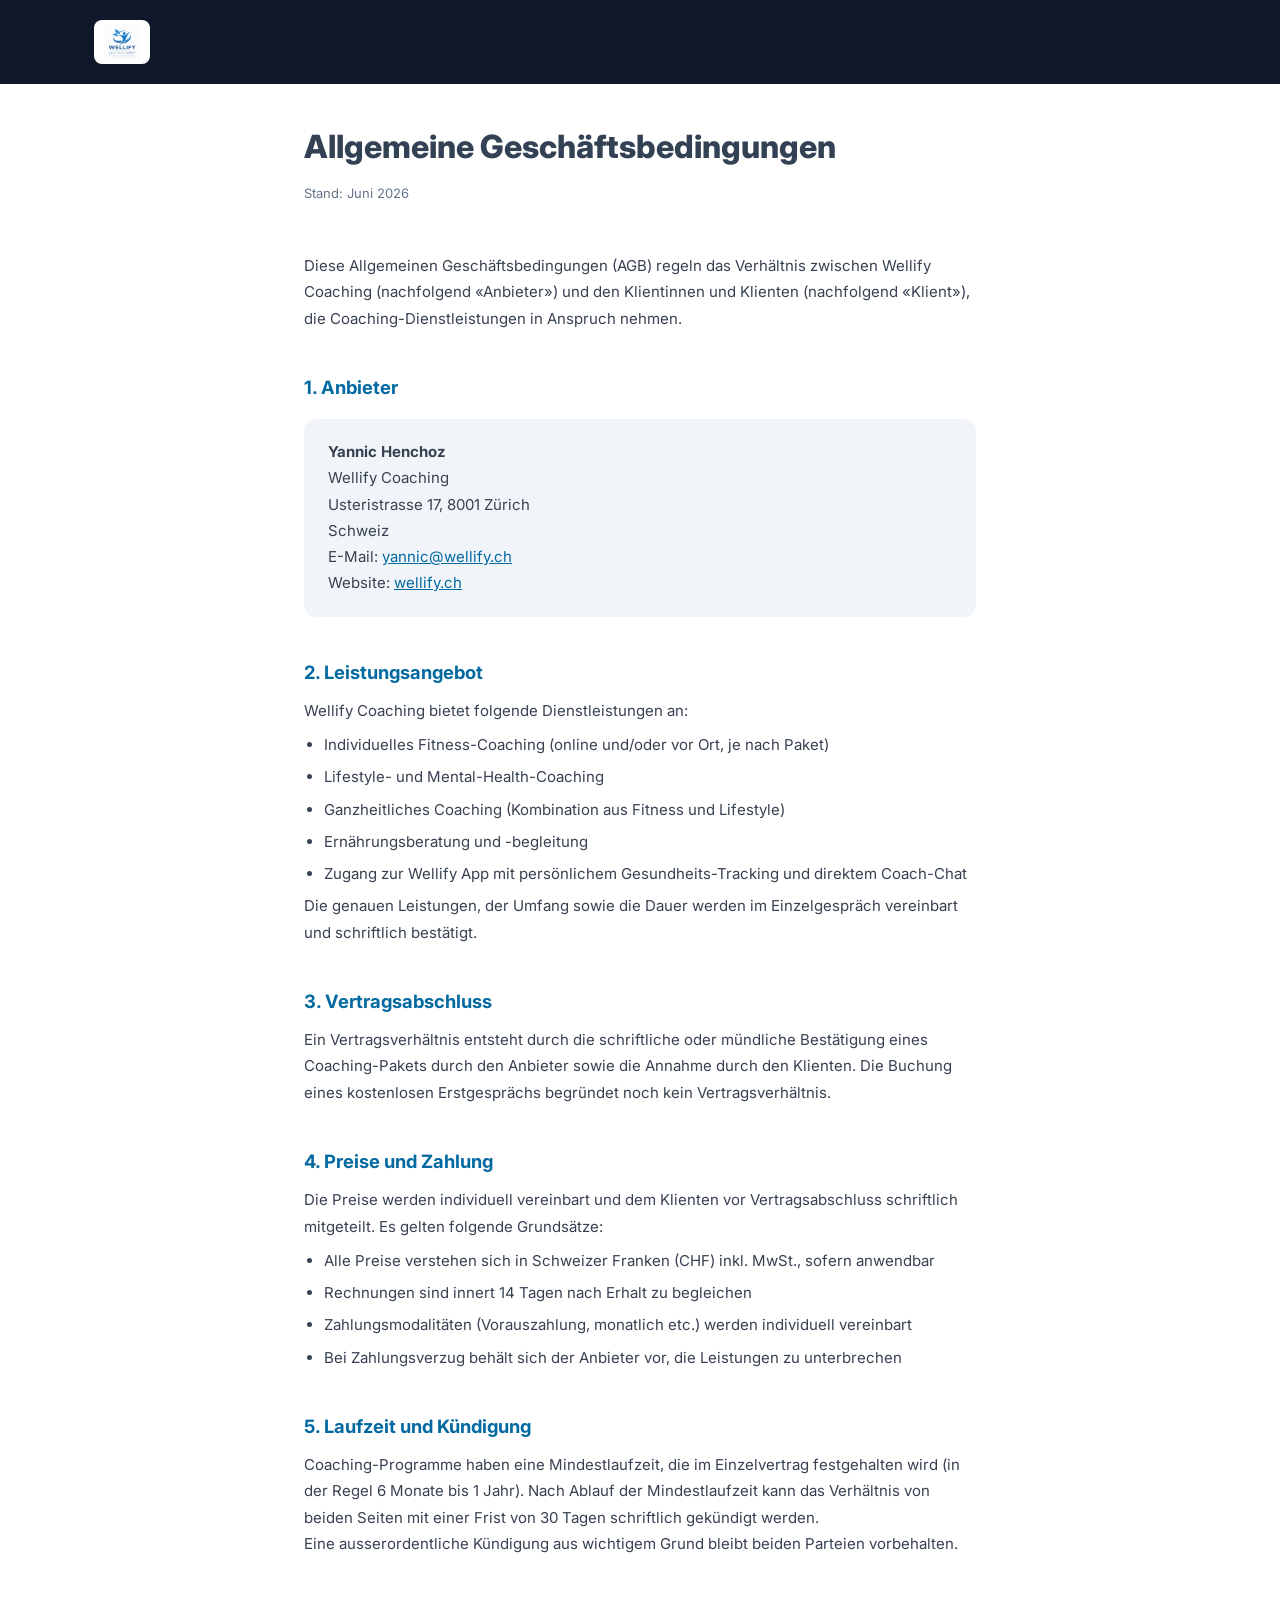
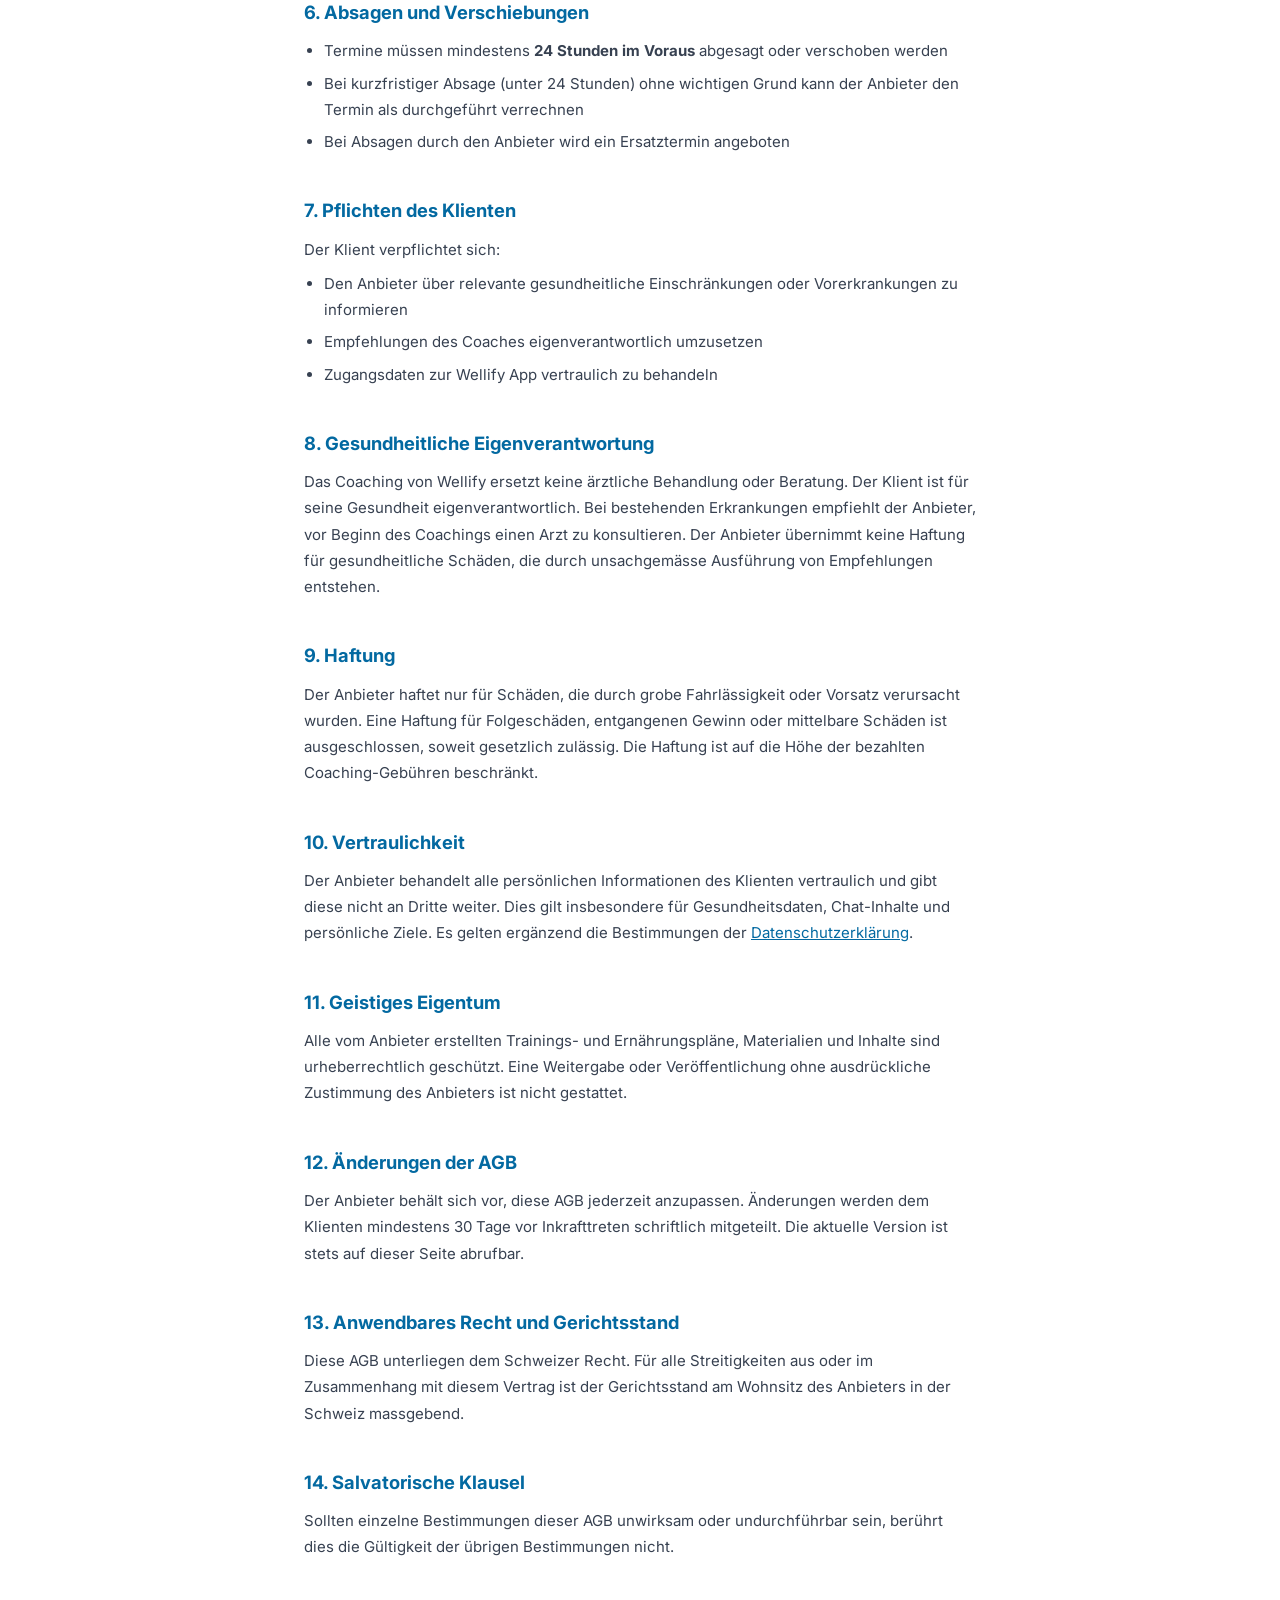
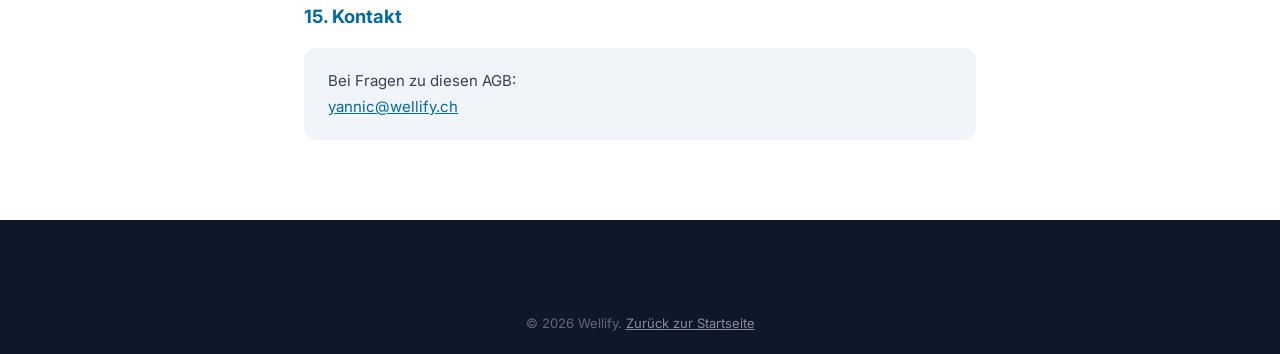
<file: agb.html>
<!DOCTYPE html>
<html lang="de">
<head>
  <meta charset="UTF-8" />
  <meta name="viewport" content="width=device-width, initial-scale=1.0" />
  <title>AGB — Wellify</title>
  <meta name="description" content="Allgemeine Geschäftsbedingungen von Wellify Coaching." />
  <link rel="icon" type="image/png" href="favicon.png" />
  <link rel="stylesheet" href="style.css" />
  <link rel="preconnect" href="https://fonts.googleapis.com" />
  <link rel="preconnect" href="https://fonts.gstatic.com" crossorigin />
  <link href="https://fonts.googleapis.com/css2?family=Inter:wght@300;400;500;600;700&family=Playfair+Display:wght@400;600&display=swap" rel="stylesheet" />
  <style>
    .legal { max-width: 720px; margin: 0 auto; padding: 120px 24px 80px; color: var(--text, #1e293b); }
    .legal h1 { font-size: 2rem; font-weight: 800; margin-bottom: 8px; }
    .legal .updated { font-size: 13px; color: #64748b; margin-bottom: 48px; }
    .legal h2 { font-size: 1.15rem; font-weight: 700; margin-top: 40px; margin-bottom: 10px; color: #0369a1; }
    .legal p, .legal li { font-size: 15px; line-height: 1.75; color: #374151; }
    .legal ul { padding-left: 20px; margin-top: 8px; }
    .legal li { margin-bottom: 6px; }
    .legal a { color: #0369a1; }
    .legal .contact-box { background: #f1f5f9; border-radius: 12px; padding: 20px 24px; margin-top: 16px; }
    .legal .note { background: #fefce8; border-left: 3px solid #ca8a04; border-radius: 0 8px 8px 0; padding: 12px 16px; margin: 16px 0; font-size: 13px; color: #78350f; }
  </style>
</head>
<body>

  <header class="nav" id="nav" style="background:var(--dark,#0f172a);opacity:1;pointer-events:auto;position:fixed;top:0;left:0;right:0;z-index:100;">
    <div class="nav__inner container">
      <a href="index.html" class="nav__logo">
        <img src="wellify-logo.png" alt="Wellify" class="nav__logo-img" />
      </a>
    </div>
  </header>

  <main class="legal">
    <h1>Allgemeine Geschäftsbedingungen</h1>
    <p class="updated">Stand: Juni 2026</p>

    <p>Diese Allgemeinen Geschäftsbedingungen (AGB) regeln das Verhältnis zwischen Wellify Coaching (nachfolgend «Anbieter») und den Klientinnen und Klienten (nachfolgend «Klient»), die Coaching-Dienstleistungen in Anspruch nehmen.</p>

    <h2>1. Anbieter</h2>
    <div class="contact-box">
      <p><strong>Yannic Henchoz</strong><br />
      Wellify Coaching<br />
      Usteristrasse 17, 8001 Zürich<br />
      Schweiz<br />
      E-Mail: <a href="mailto:yannic@wellify.ch">yannic@wellify.ch</a><br />
      Website: <a href="https://wellify.ch">wellify.ch</a></p>
    </div>

    <h2>2. Leistungsangebot</h2>
    <p>Wellify Coaching bietet folgende Dienstleistungen an:</p>
    <ul>
      <li>Individuelles Fitness-Coaching (online und/oder vor Ort, je nach Paket)</li>
      <li>Lifestyle- und Mental-Health-Coaching</li>
      <li>Ganzheitliches Coaching (Kombination aus Fitness und Lifestyle)</li>
      <li>Ernährungsberatung und -begleitung</li>
      <li>Zugang zur Wellify App mit persönlichem Gesundheits-Tracking und direktem Coach-Chat</li>
    </ul>
    <p>Die genauen Leistungen, der Umfang sowie die Dauer werden im Einzelgespräch vereinbart und schriftlich bestätigt.</p>

    <h2>3. Vertragsabschluss</h2>
    <p>Ein Vertragsverhältnis entsteht durch die schriftliche oder mündliche Bestätigung eines Coaching-Pakets durch den Anbieter sowie die Annahme durch den Klienten. Die Buchung eines kostenlosen Erstgesprächs begründet noch kein Vertragsverhältnis.</p>

    <h2>4. Preise und Zahlung</h2>
    <p>Die Preise werden individuell vereinbart und dem Klienten vor Vertragsabschluss schriftlich mitgeteilt. Es gelten folgende Grundsätze:</p>
    <ul>
      <li>Alle Preise verstehen sich in Schweizer Franken (CHF) inkl. MwSt., sofern anwendbar</li>
      <li>Rechnungen sind innert 14 Tagen nach Erhalt zu begleichen</li>
      <li>Zahlungsmodalitäten (Vorauszahlung, monatlich etc.) werden individuell vereinbart</li>
      <li>Bei Zahlungsverzug behält sich der Anbieter vor, die Leistungen zu unterbrechen</li>
    </ul>

    <h2>5. Laufzeit und Kündigung</h2>
    <p>Coaching-Programme haben eine Mindestlaufzeit, die im Einzelvertrag festgehalten wird (in der Regel 6 Monate bis 1 Jahr). Nach Ablauf der Mindestlaufzeit kann das Verhältnis von beiden Seiten mit einer Frist von 30 Tagen schriftlich gekündigt werden.</p>
    <p>Eine ausserordentliche Kündigung aus wichtigem Grund bleibt beiden Parteien vorbehalten.</p>

    <h2>6. Absagen und Verschiebungen</h2>
    <ul>
      <li>Termine müssen mindestens <strong>24 Stunden im Voraus</strong> abgesagt oder verschoben werden</li>
      <li>Bei kurzfristiger Absage (unter 24 Stunden) ohne wichtigen Grund kann der Anbieter den Termin als durchgeführt verrechnen</li>
      <li>Bei Absagen durch den Anbieter wird ein Ersatztermin angeboten</li>
    </ul>

    <h2>7. Pflichten des Klienten</h2>
    <p>Der Klient verpflichtet sich:</p>
    <ul>
      <li>Den Anbieter über relevante gesundheitliche Einschränkungen oder Vorerkrankungen zu informieren</li>
      <li>Empfehlungen des Coaches eigenverantwortlich umzusetzen</li>
      <li>Zugangsdaten zur Wellify App vertraulich zu behandeln</li>
    </ul>

    <h2>8. Gesundheitliche Eigenverantwortung</h2>
    <p>Das Coaching von Wellify ersetzt keine ärztliche Behandlung oder Beratung. Der Klient ist für seine Gesundheit eigenverantwortlich. Bei bestehenden Erkrankungen empfiehlt der Anbieter, vor Beginn des Coachings einen Arzt zu konsultieren. Der Anbieter übernimmt keine Haftung für gesundheitliche Schäden, die durch unsachgemässe Ausführung von Empfehlungen entstehen.</p>

    <h2>9. Haftung</h2>
    <p>Der Anbieter haftet nur für Schäden, die durch grobe Fahrlässigkeit oder Vorsatz verursacht wurden. Eine Haftung für Folgeschäden, entgangenen Gewinn oder mittelbare Schäden ist ausgeschlossen, soweit gesetzlich zulässig. Die Haftung ist auf die Höhe der bezahlten Coaching-Gebühren beschränkt.</p>

    <h2>10. Vertraulichkeit</h2>
    <p>Der Anbieter behandelt alle persönlichen Informationen des Klienten vertraulich und gibt diese nicht an Dritte weiter. Dies gilt insbesondere für Gesundheitsdaten, Chat-Inhalte und persönliche Ziele. Es gelten ergänzend die Bestimmungen der <a href="datenschutz.html">Datenschutzerklärung</a>.</p>

    <h2>11. Geistiges Eigentum</h2>
    <p>Alle vom Anbieter erstellten Trainings- und Ernährungspläne, Materialien und Inhalte sind urheberrechtlich geschützt. Eine Weitergabe oder Veröffentlichung ohne ausdrückliche Zustimmung des Anbieters ist nicht gestattet.</p>

    <h2>12. Änderungen der AGB</h2>
    <p>Der Anbieter behält sich vor, diese AGB jederzeit anzupassen. Änderungen werden dem Klienten mindestens 30 Tage vor Inkrafttreten schriftlich mitgeteilt. Die aktuelle Version ist stets auf dieser Seite abrufbar.</p>

    <h2>13. Anwendbares Recht und Gerichtsstand</h2>
    <p>Diese AGB unterliegen dem Schweizer Recht. Für alle Streitigkeiten aus oder im Zusammenhang mit diesem Vertrag ist der Gerichtsstand am Wohnsitz des Anbieters in der Schweiz massgebend.</p>

    <h2>14. Salvatorische Klausel</h2>
    <p>Sollten einzelne Bestimmungen dieser AGB unwirksam oder undurchführbar sein, berührt dies die Gültigkeit der übrigen Bestimmungen nicht.</p>

    <h2>15. Kontakt</h2>
    <div class="contact-box">
      <p>Bei Fragen zu diesen AGB:<br />
      <a href="mailto:yannic@wellify.ch">yannic@wellify.ch</a></p>
    </div>
  </main>

  <footer class="footer" style="margin-top: 0;">
    <div class="footer__bottom">
      <p>© 2026 Wellify. <a href="index.html" style="color:rgba(255,255,255,.5)">Zurück zur Startseite</a></p>
    </div>
  </footer>

</body>
</html>
</file>
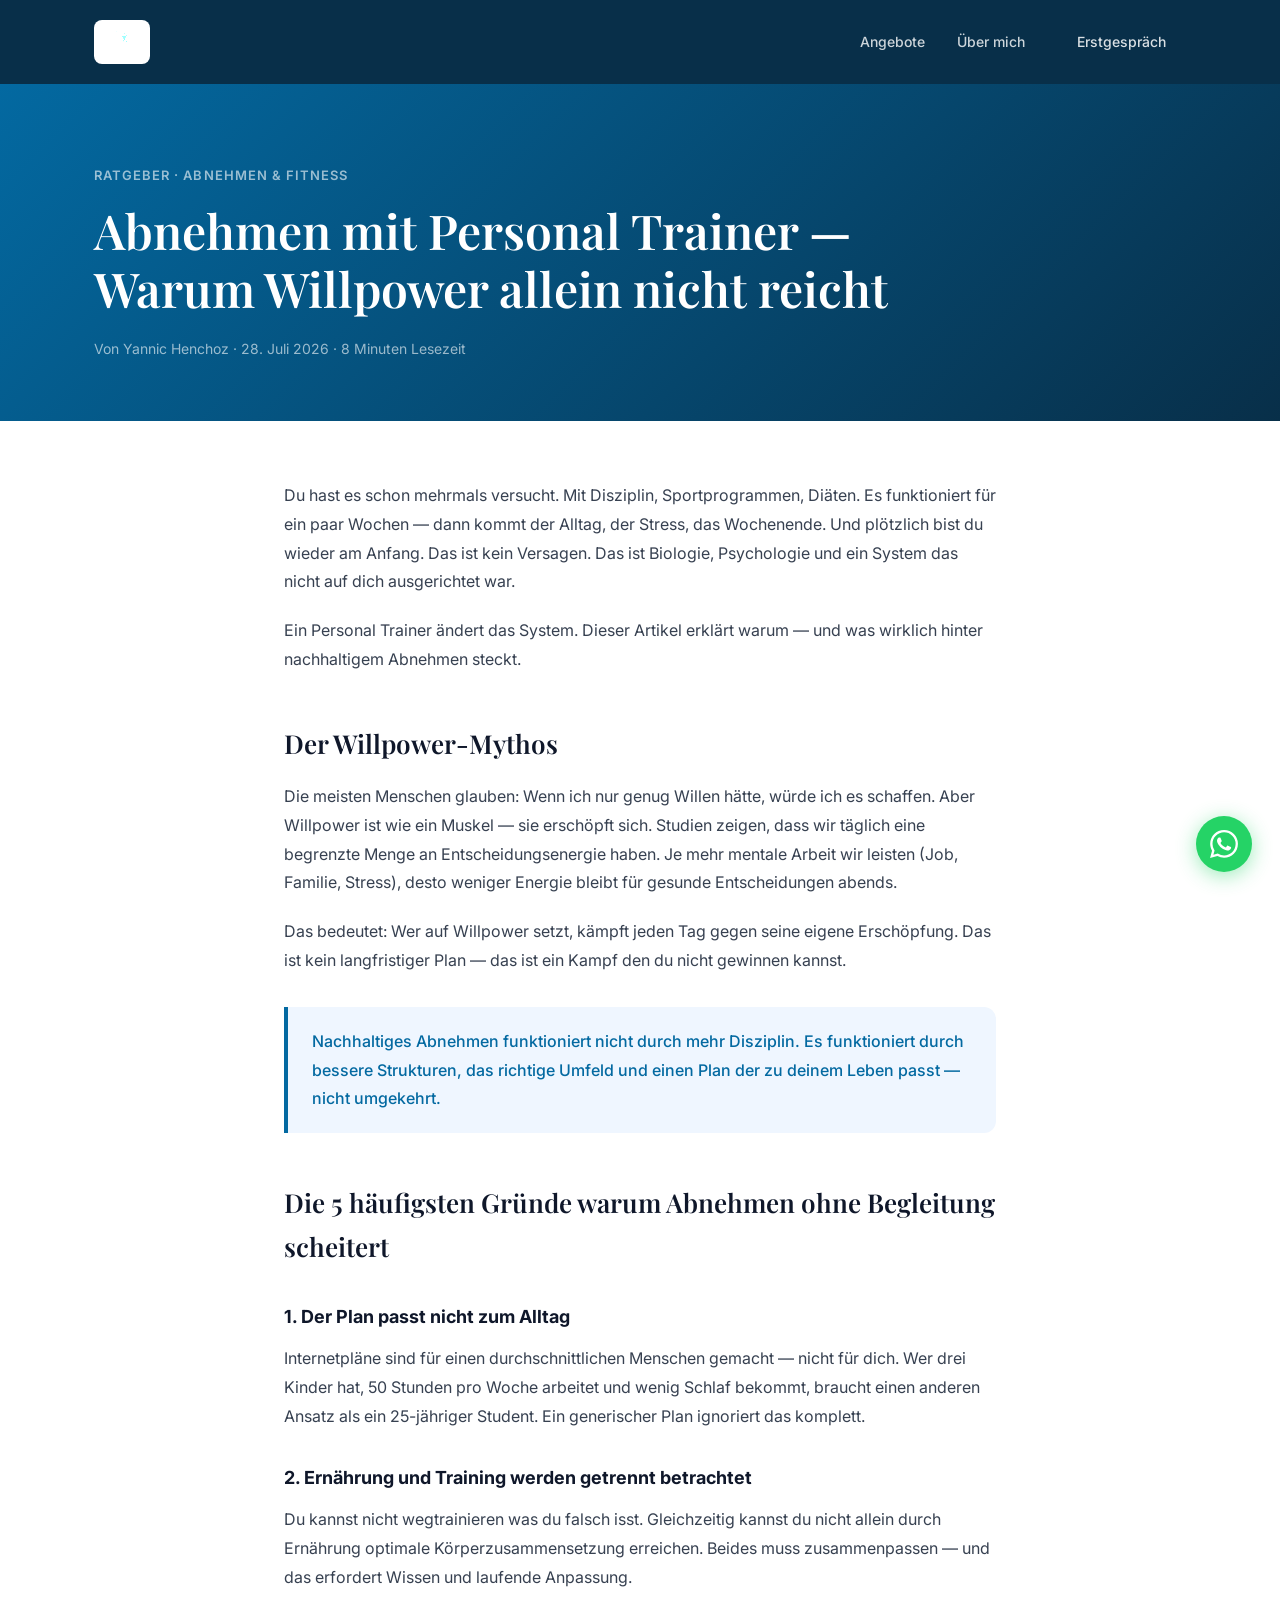
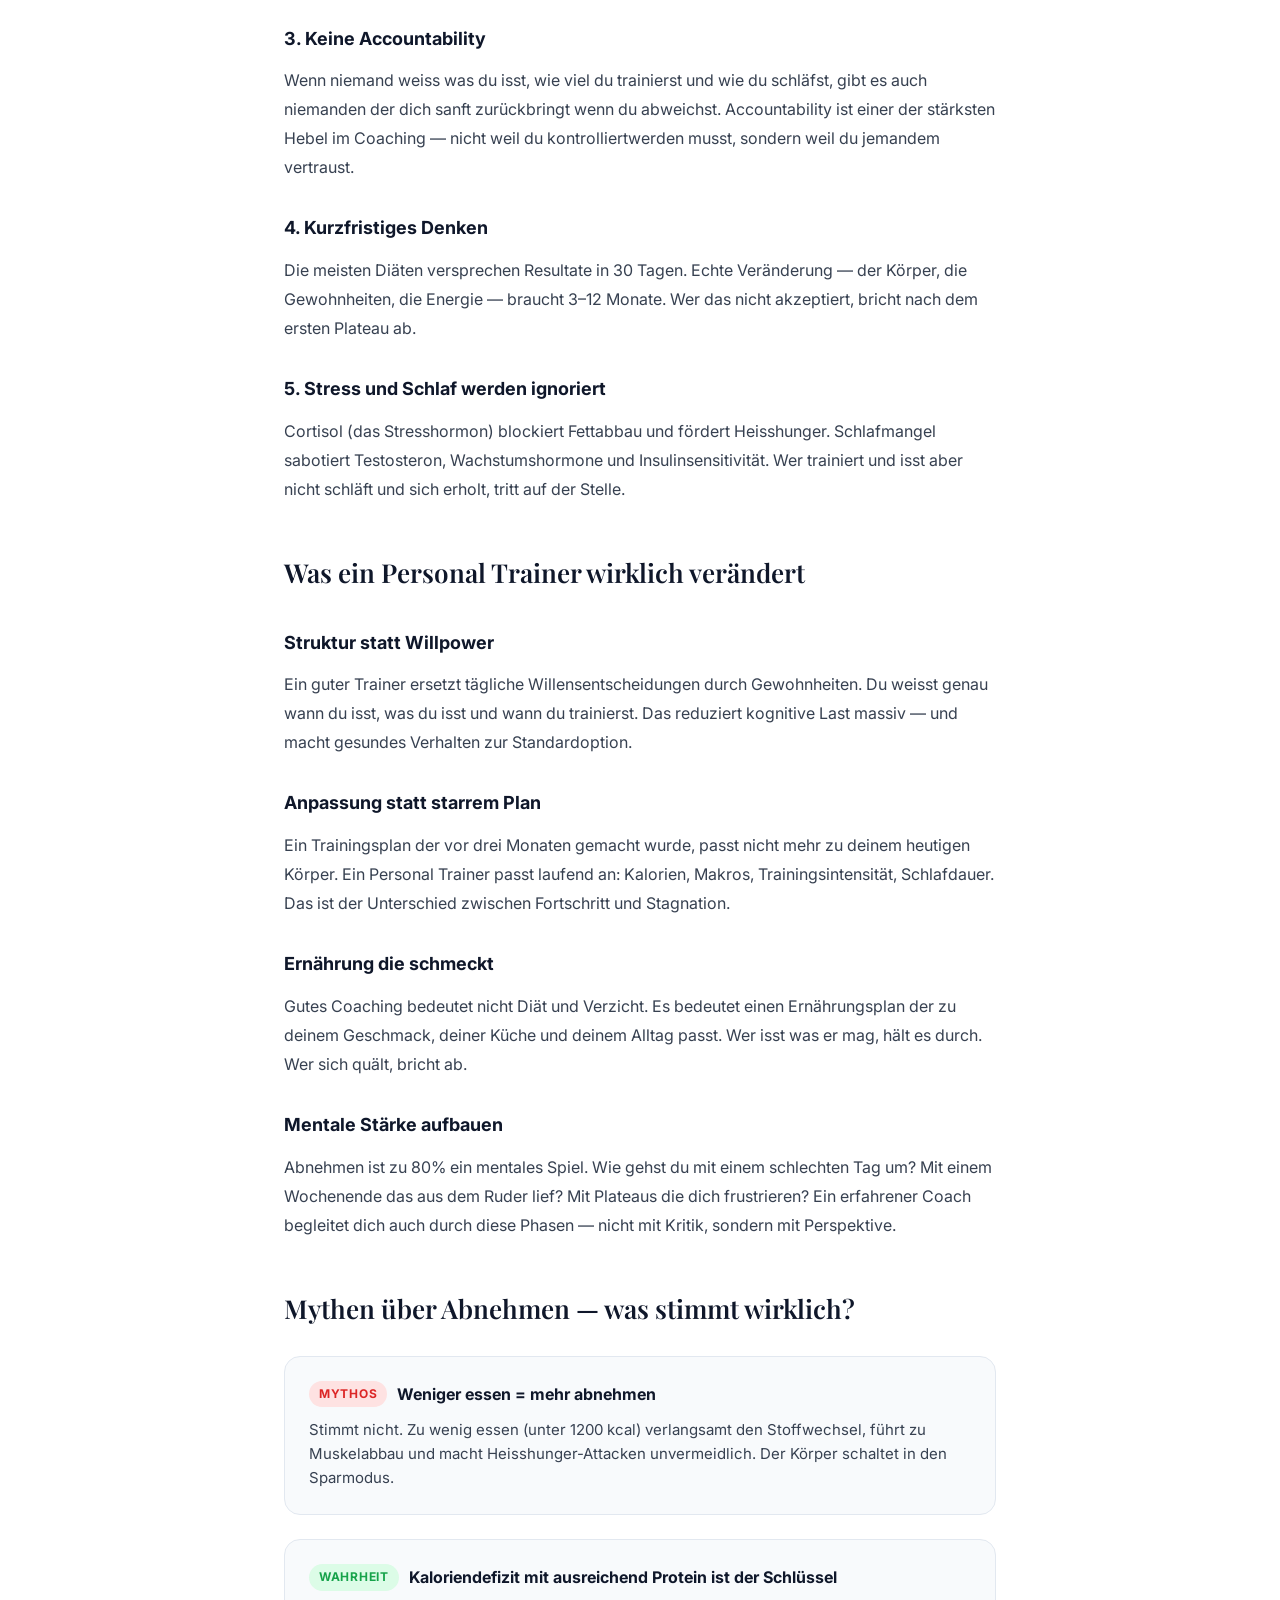
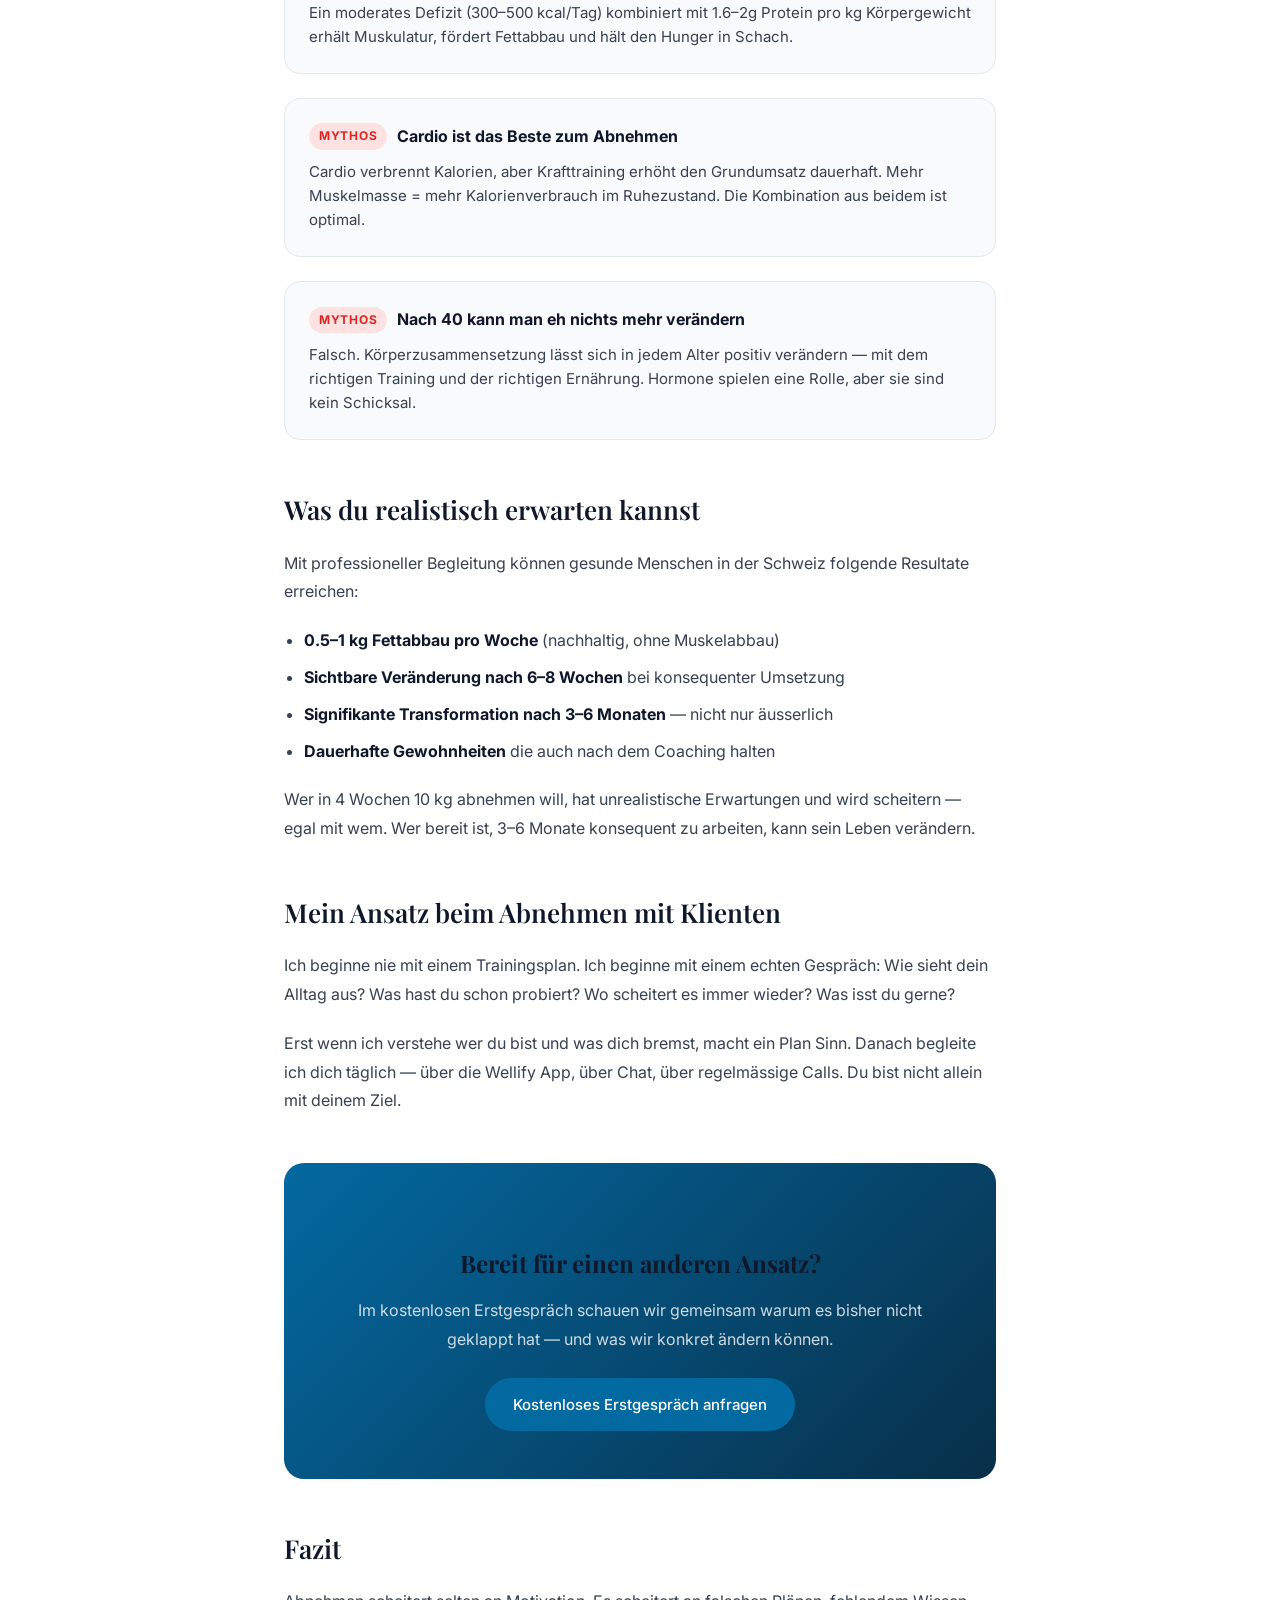
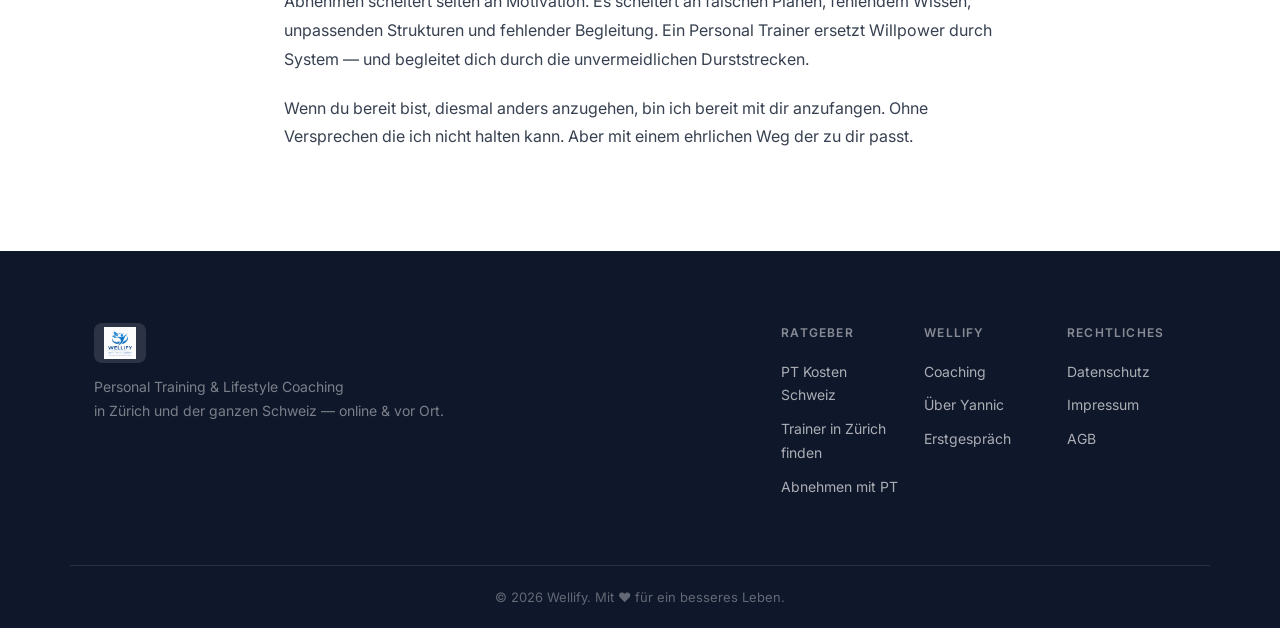
<file: blog-abnehmen-personal-trainer.html>
<!DOCTYPE html>
<html lang="de">
<head>
  <meta charset="UTF-8" />
  <meta name="viewport" content="width=device-width, initial-scale=1.0" />
  <title>Abnehmen mit Personal Trainer Schweiz — Warum Willpower allein nicht reicht | Wellify</title>
  <meta name="description" content="Warum scheitern so viele beim Abnehmen trotz Motivation? Was ein Personal Trainer wirklich verändert — und wie nachhaltiger Gewichtsverlust in der Schweiz funktioniert." />
  <link rel="canonical" href="https://wellify.ch/blog-abnehmen-personal-trainer.html" />
  <link rel="icon" type="image/png" href="favicon.png" />
  <meta property="og:title" content="Abnehmen mit Personal Trainer Schweiz — Warum Willpower allein nicht reicht" />
  <meta property="og:description" content="Was ein Personal Trainer wirklich verändert — und wie nachhaltiger Gewichtsverlust in der Schweiz funktioniert." />
  <meta property="og:url" content="https://wellify.ch/blog-abnehmen-personal-trainer.html" />
  <meta property="og:type" content="article" />
  <meta property="og:image" content="https://wellify.ch/yannic-portrait.png" />
  <link href="https://fonts.googleapis.com/css2?family=Inter:wght@300;400;500;600;700&family=Playfair+Display:wght@400;600&display=swap" rel="stylesheet" />
  <link rel="stylesheet" href="style.css?v=20260728" />
  <script type="application/ld+json">
  {
    "@context": "https://schema.org",
    "@type": "Article",
    "headline": "Abnehmen mit Personal Trainer Schweiz — Warum Willpower allein nicht reicht",
    "description": "Warum scheitern so viele beim Abnehmen trotz Motivation? Was ein Personal Trainer wirklich verändert — und wie nachhaltiger Gewichtsverlust funktioniert.",
    "author": { "@type": "Person", "name": "Yannic Henchoz", "url": "https://wellify.ch" },
    "publisher": { "@type": "Organization", "name": "Wellify", "url": "https://wellify.ch" },
    "datePublished": "2026-07-28",
    "image": "https://wellify.ch/yannic-portrait.png",
    "url": "https://wellify.ch/blog-abnehmen-personal-trainer.html"
  }
  </script>
  <style>
    .blog-hero { background: linear-gradient(135deg, #0369a1 0%, #082f49 100%); padding: 80px 0 60px; color: #fff; }
    .blog-hero__label { font-size: 13px; font-weight: 600; text-transform: uppercase; letter-spacing: .08em; color: rgba(255,255,255,.6); margin-bottom: 16px; }
    .blog-hero__title { font-family: 'Playfair Display', serif; font-size: clamp(28px, 4vw, 48px); font-weight: 600; line-height: 1.2; margin-bottom: 20px; }
    .blog-hero__meta { font-size: 14px; color: rgba(255,255,255,.6); }
    .blog-body { max-width: 760px; margin: 0 auto; padding: 60px 24px 80px; }
    .blog-body h2 { font-family: 'Playfair Display', serif; font-size: 26px; font-weight: 600; color: #0f172a; margin: 48px 0 16px; }
    .blog-body h3 { font-size: 18px; font-weight: 700; color: #0f172a; margin: 32px 0 12px; }
    .blog-body p { font-size: 16px; line-height: 1.8; color: #374151; margin-bottom: 20px; }
    .blog-body ul { margin: 0 0 20px 20px; }
    .blog-body ul li { font-size: 16px; line-height: 1.8; color: #374151; margin-bottom: 8px; }
    .blog-body strong { color: #0f172a; }
    .blog-callout { background: #eff6ff; border-left: 4px solid #0369a1; border-radius: 0 12px 12px 0; padding: 20px 24px; margin: 32px 0; }
    .blog-callout p { margin: 0; color: #0369a1; font-weight: 500; }
    .blog-cta { background: linear-gradient(135deg, #0369a1 0%, #082f49 100%); border-radius: 20px; padding: 48px 40px; text-align: center; color: #fff; margin: 48px 0; }
    .blog-cta h3 { font-family: 'Playfair Display', serif; font-size: 24px; margin-bottom: 12px; }
    .blog-cta p { color: rgba(255,255,255,.8); margin-bottom: 24px; }
    .myth-box { background: #f8fafc; border: 1px solid #e2e8f0; border-radius: 16px; padding: 24px; margin: 24px 0; }
    .myth-box__header { display: flex; align-items: center; gap: 10px; margin-bottom: 10px; }
    .myth-box__badge { font-size: 12px; font-weight: 700; text-transform: uppercase; letter-spacing: .06em; padding: 3px 10px; border-radius: 20px; }
    .myth-box__badge--myth { background: #fee2e2; color: #dc2626; }
    .myth-box__badge--truth { background: #dcfce7; color: #16a34a; }
    .myth-box p { margin: 0; font-size: 15px; color: #374151; line-height: 1.6; }
  </style>
</head>
<body>

  <header class="nav" id="nav" style="background:#082f49;position:relative;">
    <div class="nav__inner container">
      <a href="https://wellify.ch" class="nav__logo"><img src="wellify-logo.png" alt="Wellify" class="nav__logo-img" style="filter:brightness(10);" /></a>
      <nav class="nav__links">
        <a href="https://wellify.ch/#services" style="color:rgba(255,255,255,.8);">Angebote</a>
        <a href="https://wellify.ch/#about" style="color:rgba(255,255,255,.8);">Über mich</a>
        <a href="https://wellify.ch/#contact" class="btn btn--small">Erstgespräch</a>
      </nav>
    </div>
  </header>

  <section class="blog-hero">
    <div class="container">
      <p class="blog-hero__label">Ratgeber · Abnehmen & Fitness</p>
      <h1 class="blog-hero__title">Abnehmen mit Personal Trainer —<br />Warum Willpower allein nicht reicht</h1>
      <p class="blog-hero__meta">Von Yannic Henchoz · 28. Juli 2026 · 8 Minuten Lesezeit</p>
    </div>
  </section>

  <div class="blog-body">

    <p>Du hast es schon mehrmals versucht. Mit Disziplin, Sportprogrammen, Diäten. Es funktioniert für ein paar Wochen — dann kommt der Alltag, der Stress, das Wochenende. Und plötzlich bist du wieder am Anfang. Das ist kein Versagen. Das ist Biologie, Psychologie und ein System das nicht auf dich ausgerichtet war.</p>

    <p>Ein Personal Trainer ändert das System. Dieser Artikel erklärt warum — und was wirklich hinter nachhaltigem Abnehmen steckt.</p>

    <h2>Der Willpower-Mythos</h2>

    <p>Die meisten Menschen glauben: Wenn ich nur genug Willen hätte, würde ich es schaffen. Aber Willpower ist wie ein Muskel — sie erschöpft sich. Studien zeigen, dass wir täglich eine begrenzte Menge an Entscheidungsenergie haben. Je mehr mentale Arbeit wir leisten (Job, Familie, Stress), desto weniger Energie bleibt für gesunde Entscheidungen abends.</p>

    <p>Das bedeutet: Wer auf Willpower setzt, kämpft jeden Tag gegen seine eigene Erschöpfung. Das ist kein langfristiger Plan — das ist ein Kampf den du nicht gewinnen kannst.</p>

    <div class="blog-callout">
      <p>Nachhaltiges Abnehmen funktioniert nicht durch mehr Disziplin. Es funktioniert durch bessere Strukturen, das richtige Umfeld und einen Plan der zu deinem Leben passt — nicht umgekehrt.</p>
    </div>

    <h2>Die 5 häufigsten Gründe warum Abnehmen ohne Begleitung scheitert</h2>

    <h3>1. Der Plan passt nicht zum Alltag</h3>
    <p>Internetpläne sind für einen durchschnittlichen Menschen gemacht — nicht für dich. Wer drei Kinder hat, 50 Stunden pro Woche arbeitet und wenig Schlaf bekommt, braucht einen anderen Ansatz als ein 25-jähriger Student. Ein generischer Plan ignoriert das komplett.</p>

    <h3>2. Ernährung und Training werden getrennt betrachtet</h3>
    <p>Du kannst nicht wegtrainieren was du falsch isst. Gleichzeitig kannst du nicht allein durch Ernährung optimale Körperzusammensetzung erreichen. Beides muss zusammenpassen — und das erfordert Wissen und laufende Anpassung.</p>

    <h3>3. Keine Accountability</h3>
    <p>Wenn niemand weiss was du isst, wie viel du trainierst und wie du schläfst, gibt es auch niemanden der dich sanft zurückbringt wenn du abweichst. Accountability ist einer der stärksten Hebel im Coaching — nicht weil du kontrolliertwerden musst, sondern weil du jemandem vertraust.</p>

    <h3>4. Kurzfristiges Denken</h3>
    <p>Die meisten Diäten versprechen Resultate in 30 Tagen. Echte Veränderung — der Körper, die Gewohnheiten, die Energie — braucht 3–12 Monate. Wer das nicht akzeptiert, bricht nach dem ersten Plateau ab.</p>

    <h3>5. Stress und Schlaf werden ignoriert</h3>
    <p>Cortisol (das Stresshormon) blockiert Fettabbau und fördert Heisshunger. Schlafmangel sabotiert Testosteron, Wachstumshormone und Insulinsensitivität. Wer trainiert und isst aber nicht schläft und sich erholt, tritt auf der Stelle.</p>

    <h2>Was ein Personal Trainer wirklich verändert</h2>

    <h3>Struktur statt Willpower</h3>
    <p>Ein guter Trainer ersetzt tägliche Willensentscheidungen durch Gewohnheiten. Du weisst genau wann du isst, was du isst und wann du trainierst. Das reduziert kognitive Last massiv — und macht gesundes Verhalten zur Standardoption.</p>

    <h3>Anpassung statt starrem Plan</h3>
    <p>Ein Trainingsplan der vor drei Monaten gemacht wurde, passt nicht mehr zu deinem heutigen Körper. Ein Personal Trainer passt laufend an: Kalorien, Makros, Trainingsintensität, Schlafdauer. Das ist der Unterschied zwischen Fortschritt und Stagnation.</p>

    <h3>Ernährung die schmeckt</h3>
    <p>Gutes Coaching bedeutet nicht Diät und Verzicht. Es bedeutet einen Ernährungsplan der zu deinem Geschmack, deiner Küche und deinem Alltag passt. Wer isst was er mag, hält es durch. Wer sich quält, bricht ab.</p>

    <h3>Mentale Stärke aufbauen</h3>
    <p>Abnehmen ist zu 80% ein mentales Spiel. Wie gehst du mit einem schlechten Tag um? Mit einem Wochenende das aus dem Ruder lief? Mit Plateaus die dich frustrieren? Ein erfahrener Coach begleitet dich auch durch diese Phasen — nicht mit Kritik, sondern mit Perspektive.</p>

    <h2>Mythen über Abnehmen — was stimmt wirklich?</h2>

    <div class="myth-box">
      <div class="myth-box__header">
        <span class="myth-box__badge myth-box__badge--myth">Mythos</span>
        <strong>Weniger essen = mehr abnehmen</strong>
      </div>
      <p>Stimmt nicht. Zu wenig essen (unter 1200 kcal) verlangsamt den Stoffwechsel, führt zu Muskelabbau und macht Heisshunger-Attacken unvermeidlich. Der Körper schaltet in den Sparmodus.</p>
    </div>

    <div class="myth-box">
      <div class="myth-box__header">
        <span class="myth-box__badge myth-box__badge--truth">Wahrheit</span>
        <strong>Kaloriendefizit mit ausreichend Protein ist der Schlüssel</strong>
      </div>
      <p>Ein moderates Defizit (300–500 kcal/Tag) kombiniert mit 1.6–2g Protein pro kg Körpergewicht erhält Muskulatur, fördert Fettabbau und hält den Hunger in Schach.</p>
    </div>

    <div class="myth-box">
      <div class="myth-box__header">
        <span class="myth-box__badge myth-box__badge--myth">Mythos</span>
        <strong>Cardio ist das Beste zum Abnehmen</strong>
      </div>
      <p>Cardio verbrennt Kalorien, aber Krafttraining erhöht den Grundumsatz dauerhaft. Mehr Muskelmasse = mehr Kalorienverbrauch im Ruhezustand. Die Kombination aus beidem ist optimal.</p>
    </div>

    <div class="myth-box">
      <div class="myth-box__header">
        <span class="myth-box__badge myth-box__badge--myth">Mythos</span>
        <strong>Nach 40 kann man eh nichts mehr verändern</strong>
      </div>
      <p>Falsch. Körperzusammensetzung lässt sich in jedem Alter positiv verändern — mit dem richtigen Training und der richtigen Ernährung. Hormone spielen eine Rolle, aber sie sind kein Schicksal.</p>
    </div>

    <h2>Was du realistisch erwarten kannst</h2>

    <p>Mit professioneller Begleitung können gesunde Menschen in der Schweiz folgende Resultate erreichen:</p>
    <ul>
      <li><strong>0.5–1 kg Fettabbau pro Woche</strong> (nachhaltig, ohne Muskelabbau)</li>
      <li><strong>Sichtbare Veränderung nach 6–8 Wochen</strong> bei konsequenter Umsetzung</li>
      <li><strong>Signifikante Transformation nach 3–6 Monaten</strong> — nicht nur äusserlich</li>
      <li><strong>Dauerhafte Gewohnheiten</strong> die auch nach dem Coaching halten</li>
    </ul>

    <p>Wer in 4 Wochen 10 kg abnehmen will, hat unrealistische Erwartungen und wird scheitern — egal mit wem. Wer bereit ist, 3–6 Monate konsequent zu arbeiten, kann sein Leben verändern.</p>

    <h2>Mein Ansatz beim Abnehmen mit Klienten</h2>

    <p>Ich beginne nie mit einem Trainingsplan. Ich beginne mit einem echten Gespräch: Wie sieht dein Alltag aus? Was hast du schon probiert? Wo scheitert es immer wieder? Was isst du gerne?</p>

    <p>Erst wenn ich verstehe wer du bist und was dich bremst, macht ein Plan Sinn. Danach begleite ich dich täglich — über die Wellify App, über Chat, über regelmässige Calls. Du bist nicht allein mit deinem Ziel.</p>

    <div class="blog-cta">
      <h3>Bereit für einen anderen Ansatz?</h3>
      <p>Im kostenlosen Erstgespräch schauen wir gemeinsam warum es bisher nicht geklappt hat — und was wir konkret ändern können.</p>
      <a href="https://wellify.ch/#contact" class="btn btn--primary">Kostenloses Erstgespräch anfragen</a>
    </div>

    <h2>Fazit</h2>

    <p>Abnehmen scheitert selten an Motivation. Es scheitert an falschen Plänen, fehlendem Wissen, unpassenden Strukturen und fehlender Begleitung. Ein Personal Trainer ersetzt Willpower durch System — und begleitet dich durch die unvermeidlichen Durststrecken.</p>

    <p>Wenn du bereit bist, diesmal anders anzugehen, bin ich bereit mit dir anzufangen. Ohne Versprechen die ich nicht halten kann. Aber mit einem ehrlichen Weg der zu dir passt.</p>

  </div>

  <footer class="footer">
    <div class="container footer__inner">
      <div class="footer__brand">
        <a href="https://wellify.ch" class="nav__logo"><img src="wellify-logo.png" alt="Wellify" class="nav__logo-img" /></a>
        <p>Personal Training &amp; Lifestyle Coaching<br />in Zürich und der ganzen Schweiz — online &amp; vor Ort.</p>
      </div>
      <div class="footer__links">
        <div>
          <h4>Ratgeber</h4>
          <a href="blog-personal-training-kosten-schweiz.html">PT Kosten Schweiz</a>
          <a href="blog-personal-trainer-zuerich-finden.html">Trainer in Zürich finden</a>
          <a href="blog-abnehmen-personal-trainer.html">Abnehmen mit PT</a>
        </div>
        <div>
          <h4>Wellify</h4>
          <a href="https://wellify.ch/#services">Coaching</a>
          <a href="https://wellify.ch/#about">Über Yannic</a>
          <a href="https://wellify.ch/#contact">Erstgespräch</a>
        </div>
        <div>
          <h4>Rechtliches</h4>
          <a href="datenschutz.html">Datenschutz</a>
          <a href="impressum.html">Impressum</a>
          <a href="agb.html">AGB</a>
        </div>
      </div>
    </div>
    <div class="footer__bottom">
      <p>© 2026 Wellify. Mit ❤ für ein besseres Leben.</p>
    </div>
  </footer>

  <a href="https://wa.me/41798271609?text=Hallo%20Yannic%2C%20ich%20interessiere%20mich%20f%C3%BCr%20dein%20Coaching." target="_blank" rel="noopener" class="whatsapp-float" aria-label="WhatsApp schreiben">
    <svg viewBox="0 0 24 24" fill="currentColor" width="28" height="28"><path d="M17.472 14.382c-.297-.149-1.758-.867-2.03-.967-.273-.099-.471-.148-.67.15-.197.297-.767.966-.94 1.164-.173.199-.347.223-.644.075-.297-.15-1.255-.463-2.39-1.475-.883-.788-1.48-1.761-1.653-2.059-.173-.297-.018-.458.13-.606.134-.133.298-.347.446-.52.149-.174.198-.298.298-.497.099-.198.05-.371-.025-.52-.075-.149-.669-1.612-.916-2.207-.242-.579-.487-.5-.669-.51-.173-.008-.371-.01-.57-.01-.198 0-.52.074-.792.372-.272.297-1.04 1.016-1.04 2.479 0 1.462 1.065 2.875 1.213 3.074.149.198 2.096 3.2 5.077 4.487.709.306 1.262.489 1.694.625.712.227 1.36.195 1.871.118.571-.085 1.758-.719 2.006-1.413.248-.694.248-1.289.173-1.413-.074-.124-.272-.198-.57-.347m-5.421 7.403h-.004a9.87 9.87 0 01-5.031-1.378l-.361-.214-3.741.982.998-3.648-.235-.374a9.86 9.86 0 01-1.51-5.26c.001-5.45 4.436-9.884 9.888-9.884 2.64 0 5.122 1.03 6.988 2.898a9.825 9.825 0 012.893 6.994c-.003 5.45-4.437 9.884-9.885 9.884m8.413-18.297A11.815 11.815 0 0012.05 0C5.495 0 .16 5.335.157 11.892c0 2.096.547 4.142 1.588 5.945L.057 24l6.305-1.654a11.882 11.882 0 005.683 1.448h.005c6.554 0 11.89-5.335 11.893-11.893a11.821 11.821 0 00-3.48-8.413z"/></svg>
  </a>

</body>
</html>
</file>
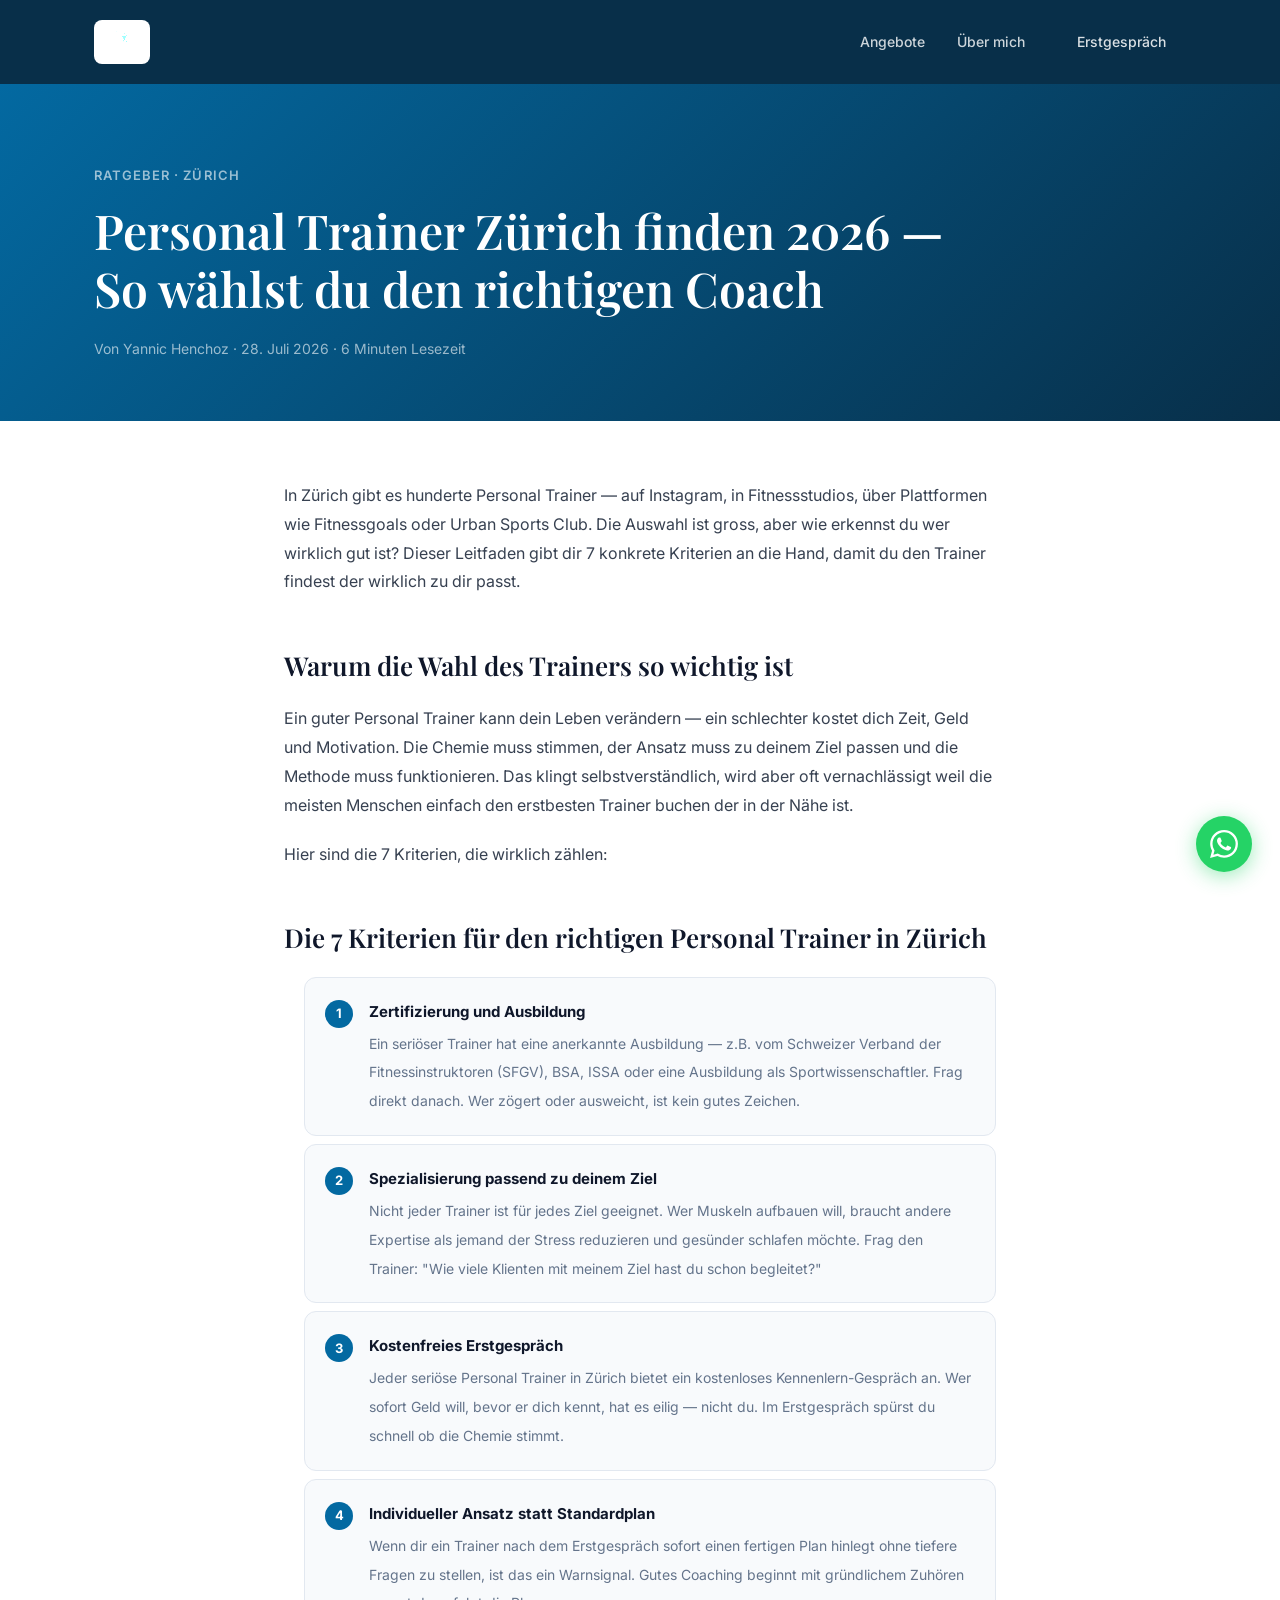
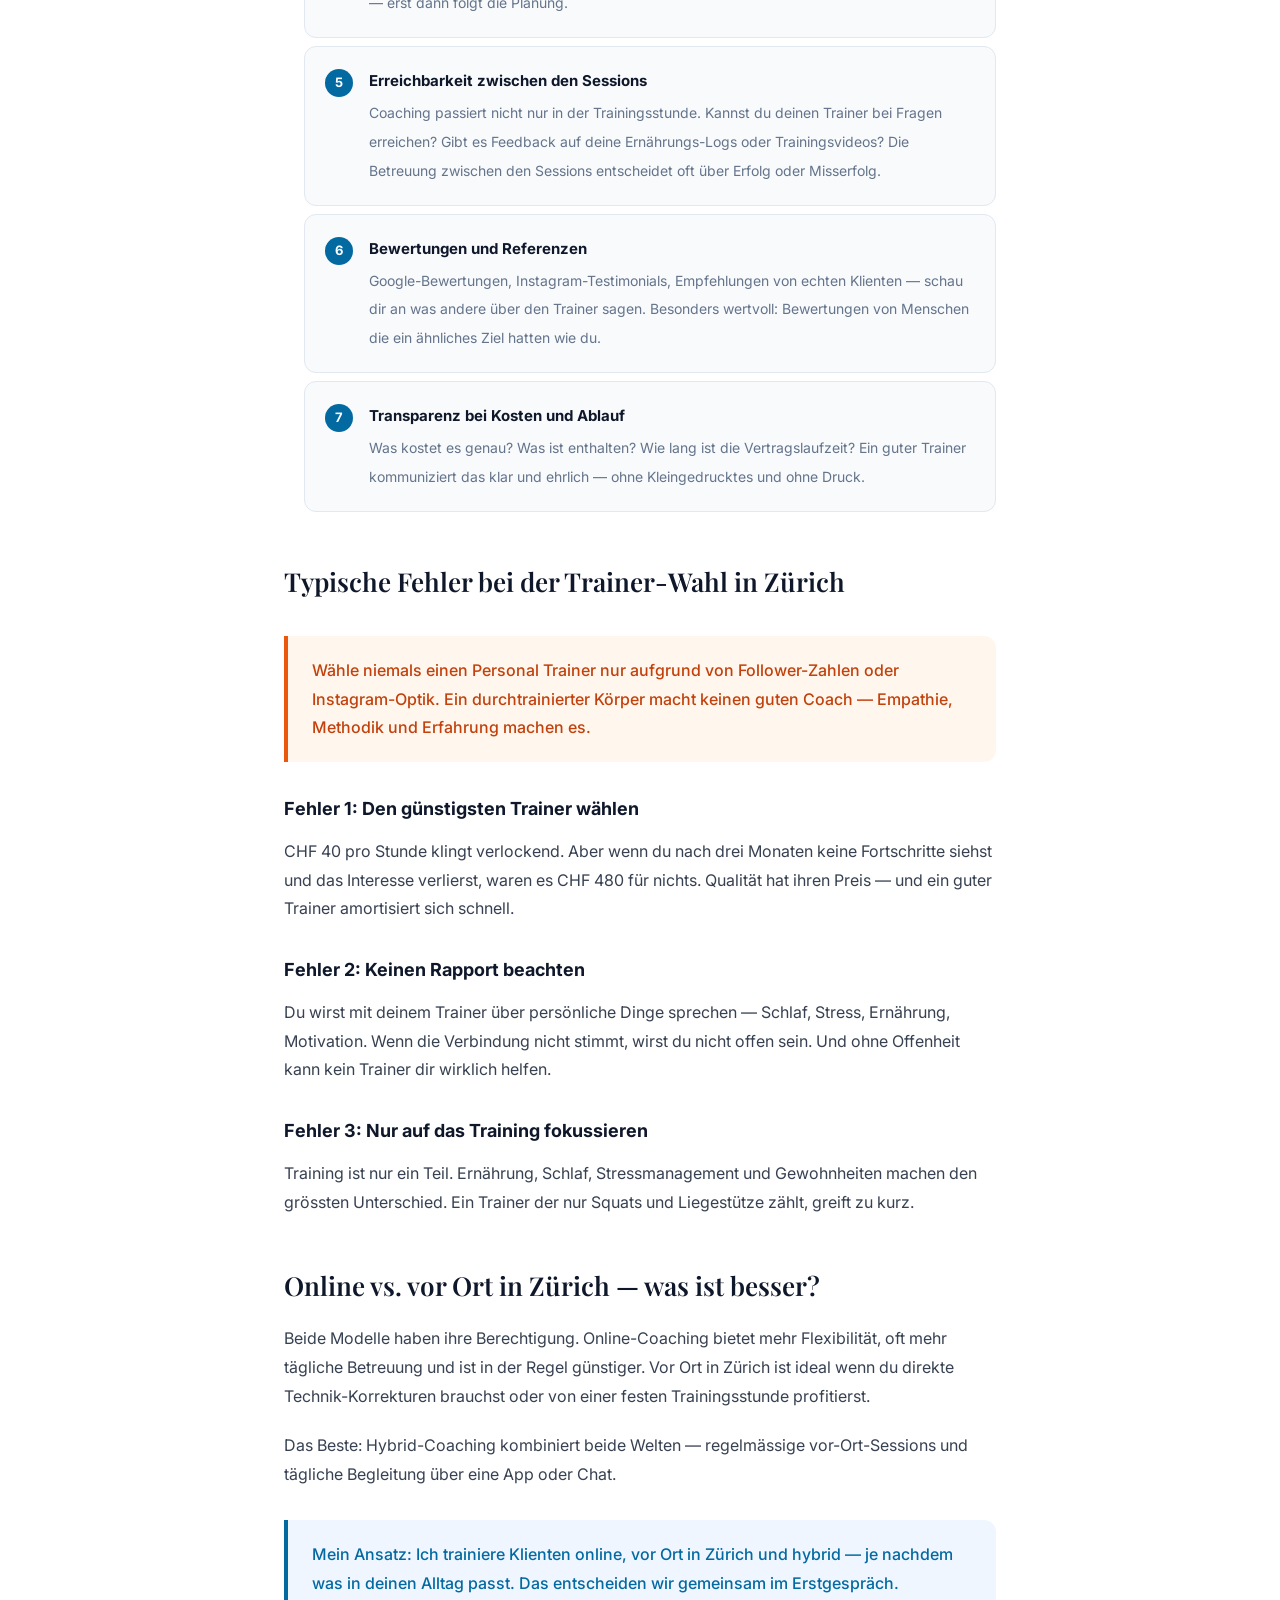
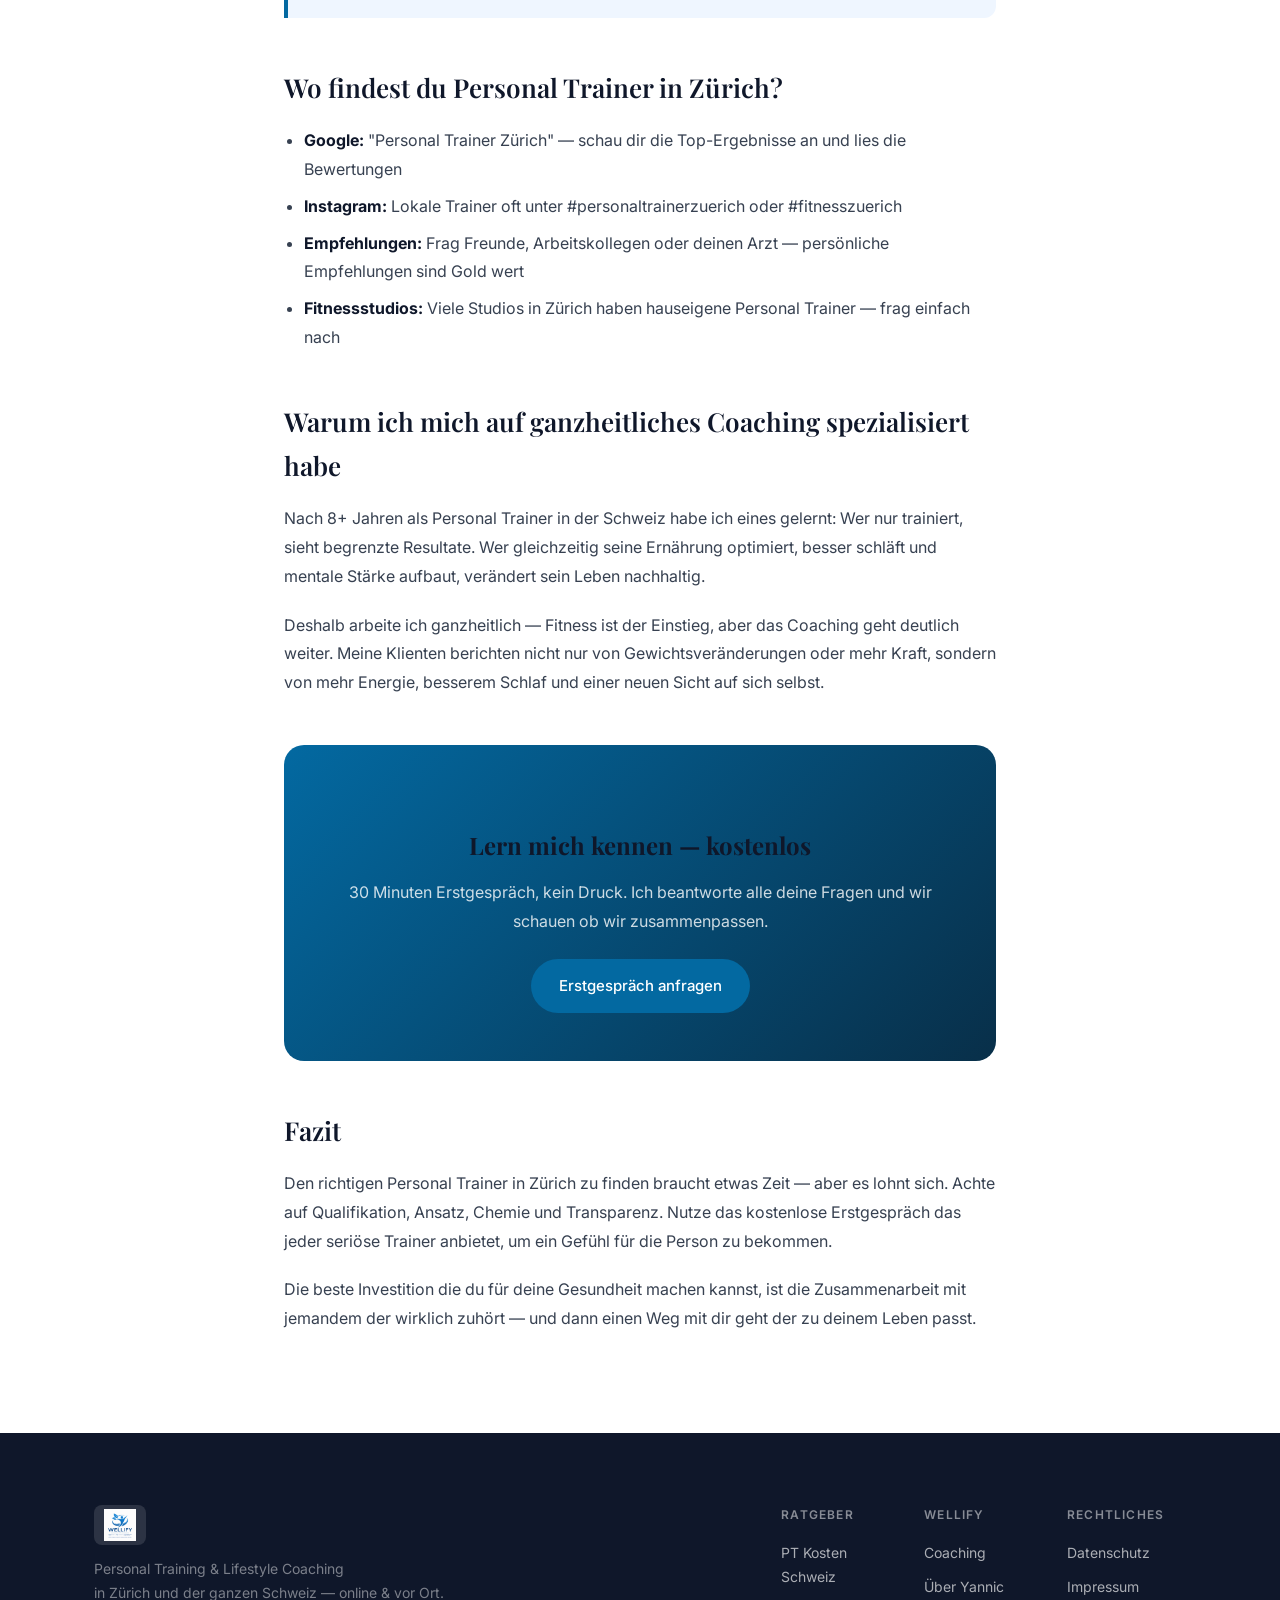
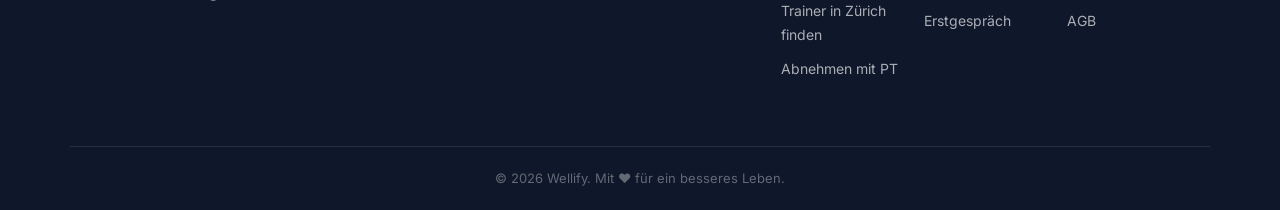
<file: blog-personal-trainer-zuerich-finden.html>
<!DOCTYPE html>
<html lang="de">
<head>
  <meta charset="UTF-8" />
  <meta name="viewport" content="width=device-width, initial-scale=1.0" />
  <title>Personal Trainer Zürich finden 2026 — So wählst du den richtigen Coach | Wellify</title>
  <meta name="description" content="Wie findest du den richtigen Personal Trainer in Zürich? 7 konkrete Kriterien, typische Fehler und was ein guter Coach wirklich ausmacht." />
  <link rel="canonical" href="https://wellify.ch/blog-personal-trainer-zuerich-finden.html" />
  <link rel="icon" type="image/png" href="favicon.png" />
  <meta property="og:title" content="Personal Trainer Zürich finden 2026 — So wählst du den richtigen Coach" />
  <meta property="og:description" content="7 konkrete Kriterien, typische Fehler und was ein guter Coach wirklich ausmacht." />
  <meta property="og:url" content="https://wellify.ch/blog-personal-trainer-zuerich-finden.html" />
  <meta property="og:type" content="article" />
  <meta property="og:image" content="https://wellify.ch/yannic-portrait.png" />
  <link href="https://fonts.googleapis.com/css2?family=Inter:wght@300;400;500;600;700&family=Playfair+Display:wght@400;600&display=swap" rel="stylesheet" />
  <link rel="stylesheet" href="style.css?v=20260728" />
  <script type="application/ld+json">
  {
    "@context": "https://schema.org",
    "@type": "Article",
    "headline": "Personal Trainer Zürich finden 2026 — So wählst du den richtigen Coach",
    "description": "Wie findest du den richtigen Personal Trainer in Zürich? 7 konkrete Kriterien, typische Fehler und was ein guter Coach wirklich ausmacht.",
    "author": { "@type": "Person", "name": "Yannic Henchoz", "url": "https://wellify.ch" },
    "publisher": { "@type": "Organization", "name": "Wellify", "url": "https://wellify.ch" },
    "datePublished": "2026-07-28",
    "image": "https://wellify.ch/yannic-portrait.png",
    "url": "https://wellify.ch/blog-personal-trainer-zuerich-finden.html"
  }
  </script>
  <style>
    .blog-hero { background: linear-gradient(135deg, #0369a1 0%, #082f49 100%); padding: 80px 0 60px; color: #fff; }
    .blog-hero__label { font-size: 13px; font-weight: 600; text-transform: uppercase; letter-spacing: .08em; color: rgba(255,255,255,.6); margin-bottom: 16px; }
    .blog-hero__title { font-family: 'Playfair Display', serif; font-size: clamp(28px, 4vw, 48px); font-weight: 600; line-height: 1.2; margin-bottom: 20px; }
    .blog-hero__meta { font-size: 14px; color: rgba(255,255,255,.6); }
    .blog-body { max-width: 760px; margin: 0 auto; padding: 60px 24px 80px; }
    .blog-body h2 { font-family: 'Playfair Display', serif; font-size: 26px; font-weight: 600; color: #0f172a; margin: 48px 0 16px; }
    .blog-body h3 { font-size: 18px; font-weight: 700; color: #0f172a; margin: 32px 0 12px; }
    .blog-body p { font-size: 16px; line-height: 1.8; color: #374151; margin-bottom: 20px; }
    .blog-body ul, .blog-body ol { margin: 0 0 20px 20px; }
    .blog-body ul li, .blog-body ol li { font-size: 16px; line-height: 1.8; color: #374151; margin-bottom: 8px; }
    .blog-body strong { color: #0f172a; }
    .blog-callout { background: #eff6ff; border-left: 4px solid #0369a1; border-radius: 0 12px 12px 0; padding: 20px 24px; margin: 32px 0; }
    .blog-callout p { margin: 0; color: #0369a1; font-weight: 500; }
    .blog-callout-warn { background: #fff7ed; border-left: 4px solid #ea580c; border-radius: 0 12px 12px 0; padding: 20px 24px; margin: 32px 0; }
    .blog-callout-warn p { margin: 0; color: #c2410c; font-weight: 500; }
    .blog-cta { background: linear-gradient(135deg, #0369a1 0%, #082f49 100%); border-radius: 20px; padding: 48px 40px; text-align: center; color: #fff; margin: 48px 0; }
    .blog-cta h3 { font-family: 'Playfair Display', serif; font-size: 24px; margin-bottom: 12px; }
    .blog-cta p { color: rgba(255,255,255,.8); margin-bottom: 24px; }
    .criteria-list { counter-reset: criteria; list-style: none; margin: 0 0 24px 0; padding: 0; }
    .criteria-list li { counter-increment: criteria; display: flex; gap: 16px; align-items: flex-start; margin-bottom: 20px; padding: 20px; background: #f8fafc; border-radius: 12px; border: 1px solid #e2e8f0; }
    .criteria-list li::before { content: counter(criteria); background: #0369a1; color: #fff; width: 28px; height: 28px; border-radius: 50%; display: flex; align-items: center; justify-content: center; font-size: 13px; font-weight: 700; flex-shrink: 0; margin-top: 2px; }
    .criteria-list li div strong { display: block; color: #0f172a; font-size: 15px; margin-bottom: 4px; }
    .criteria-list li div span { color: #64748b; font-size: 14px; line-height: 1.6; }
  </style>
</head>
<body>

  <header class="nav" id="nav" style="background:#082f49;position:relative;">
    <div class="nav__inner container">
      <a href="https://wellify.ch" class="nav__logo"><img src="wellify-logo.png" alt="Wellify" class="nav__logo-img" style="filter:brightness(10);" /></a>
      <nav class="nav__links">
        <a href="https://wellify.ch/#services" style="color:rgba(255,255,255,.8);">Angebote</a>
        <a href="https://wellify.ch/#about" style="color:rgba(255,255,255,.8);">Über mich</a>
        <a href="https://wellify.ch/#contact" class="btn btn--small">Erstgespräch</a>
      </nav>
    </div>
  </header>

  <section class="blog-hero">
    <div class="container">
      <p class="blog-hero__label">Ratgeber · Zürich</p>
      <h1 class="blog-hero__title">Personal Trainer Zürich finden 2026 —<br />So wählst du den richtigen Coach</h1>
      <p class="blog-hero__meta">Von Yannic Henchoz · 28. Juli 2026 · 6 Minuten Lesezeit</p>
    </div>
  </section>

  <div class="blog-body">

    <p>In Zürich gibt es hunderte Personal Trainer — auf Instagram, in Fitnessstudios, über Plattformen wie Fitnessgoals oder Urban Sports Club. Die Auswahl ist gross, aber wie erkennst du wer wirklich gut ist? Dieser Leitfaden gibt dir 7 konkrete Kriterien an die Hand, damit du den Trainer findest der wirklich zu dir passt.</p>

    <h2>Warum die Wahl des Trainers so wichtig ist</h2>

    <p>Ein guter Personal Trainer kann dein Leben verändern — ein schlechter kostet dich Zeit, Geld und Motivation. Die Chemie muss stimmen, der Ansatz muss zu deinem Ziel passen und die Methode muss funktionieren. Das klingt selbstverständlich, wird aber oft vernachlässigt weil die meisten Menschen einfach den erstbesten Trainer buchen der in der Nähe ist.</p>

    <p>Hier sind die 7 Kriterien, die wirklich zählen:</p>

    <h2>Die 7 Kriterien für den richtigen Personal Trainer in Zürich</h2>

    <ol class="criteria-list">
      <li>
        <div>
          <strong>Zertifizierung und Ausbildung</strong>
          <span>Ein seriöser Trainer hat eine anerkannte Ausbildung — z.B. vom Schweizer Verband der Fitnessinstruktoren (SFGV), BSA, ISSA oder eine Ausbildung als Sportwissenschaftler. Frag direkt danach. Wer zögert oder ausweicht, ist kein gutes Zeichen.</span>
        </div>
      </li>
      <li>
        <div>
          <strong>Spezialisierung passend zu deinem Ziel</strong>
          <span>Nicht jeder Trainer ist für jedes Ziel geeignet. Wer Muskeln aufbauen will, braucht andere Expertise als jemand der Stress reduzieren und gesünder schlafen möchte. Frag den Trainer: "Wie viele Klienten mit meinem Ziel hast du schon begleitet?"</span>
        </div>
      </li>
      <li>
        <div>
          <strong>Kostenfreies Erstgespräch</strong>
          <span>Jeder seriöse Personal Trainer in Zürich bietet ein kostenloses Kennenlern-Gespräch an. Wer sofort Geld will, bevor er dich kennt, hat es eilig — nicht du. Im Erstgespräch spürst du schnell ob die Chemie stimmt.</span>
        </div>
      </li>
      <li>
        <div>
          <strong>Individueller Ansatz statt Standardplan</strong>
          <span>Wenn dir ein Trainer nach dem Erstgespräch sofort einen fertigen Plan hinlegt ohne tiefere Fragen zu stellen, ist das ein Warnsignal. Gutes Coaching beginnt mit gründlichem Zuhören — erst dann folgt die Planung.</span>
        </div>
      </li>
      <li>
        <div>
          <strong>Erreichbarkeit zwischen den Sessions</strong>
          <span>Coaching passiert nicht nur in der Trainingsstunde. Kannst du deinen Trainer bei Fragen erreichen? Gibt es Feedback auf deine Ernährungs-Logs oder Trainingsvideos? Die Betreuung zwischen den Sessions entscheidet oft über Erfolg oder Misserfolg.</span>
        </div>
      </li>
      <li>
        <div>
          <strong>Bewertungen und Referenzen</strong>
          <span>Google-Bewertungen, Instagram-Testimonials, Empfehlungen von echten Klienten — schau dir an was andere über den Trainer sagen. Besonders wertvoll: Bewertungen von Menschen die ein ähnliches Ziel hatten wie du.</span>
        </div>
      </li>
      <li>
        <div>
          <strong>Transparenz bei Kosten und Ablauf</strong>
          <span>Was kostet es genau? Was ist enthalten? Wie lang ist die Vertragslaufzeit? Ein guter Trainer kommuniziert das klar und ehrlich — ohne Kleingedrucktes und ohne Druck.</span>
        </div>
      </li>
    </ol>

    <h2>Typische Fehler bei der Trainer-Wahl in Zürich</h2>

    <div class="blog-callout-warn">
      <p>Wähle niemals einen Personal Trainer nur aufgrund von Follower-Zahlen oder Instagram-Optik. Ein durchtrainierter Körper macht keinen guten Coach — Empathie, Methodik und Erfahrung machen es.</p>
    </div>

    <h3>Fehler 1: Den günstigsten Trainer wählen</h3>
    <p>CHF 40 pro Stunde klingt verlockend. Aber wenn du nach drei Monaten keine Fortschritte siehst und das Interesse verlierst, waren es CHF 480 für nichts. Qualität hat ihren Preis — und ein guter Trainer amortisiert sich schnell.</p>

    <h3>Fehler 2: Keinen Rapport beachten</h3>
    <p>Du wirst mit deinem Trainer über persönliche Dinge sprechen — Schlaf, Stress, Ernährung, Motivation. Wenn die Verbindung nicht stimmt, wirst du nicht offen sein. Und ohne Offenheit kann kein Trainer dir wirklich helfen.</p>

    <h3>Fehler 3: Nur auf das Training fokussieren</h3>
    <p>Training ist nur ein Teil. Ernährung, Schlaf, Stressmanagement und Gewohnheiten machen den grössten Unterschied. Ein Trainer der nur Squats und Liegestütze zählt, greift zu kurz.</p>

    <h2>Online vs. vor Ort in Zürich — was ist besser?</h2>

    <p>Beide Modelle haben ihre Berechtigung. Online-Coaching bietet mehr Flexibilität, oft mehr tägliche Betreuung und ist in der Regel günstiger. Vor Ort in Zürich ist ideal wenn du direkte Technik-Korrekturen brauchst oder von einer festen Trainingsstunde profitierst.</p>

    <p>Das Beste: Hybrid-Coaching kombiniert beide Welten — regelmässige vor-Ort-Sessions und tägliche Begleitung über eine App oder Chat.</p>

    <div class="blog-callout">
      <p>Mein Ansatz: Ich trainiere Klienten online, vor Ort in Zürich und hybrid — je nachdem was in deinen Alltag passt. Das entscheiden wir gemeinsam im Erstgespräch.</p>
    </div>

    <h2>Wo findest du Personal Trainer in Zürich?</h2>

    <ul>
      <li><strong>Google:</strong> "Personal Trainer Zürich" — schau dir die Top-Ergebnisse an und lies die Bewertungen</li>
      <li><strong>Instagram:</strong> Lokale Trainer oft unter #personaltrainerzuerich oder #fitnesszuerich</li>
      <li><strong>Empfehlungen:</strong> Frag Freunde, Arbeitskollegen oder deinen Arzt — persönliche Empfehlungen sind Gold wert</li>
      <li><strong>Fitnessstudios:</strong> Viele Studios in Zürich haben hauseigene Personal Trainer — frag einfach nach</li>
    </ul>

    <h2>Warum ich mich auf ganzheitliches Coaching spezialisiert habe</h2>

    <p>Nach 8+ Jahren als Personal Trainer in der Schweiz habe ich eines gelernt: Wer nur trainiert, sieht begrenzte Resultate. Wer gleichzeitig seine Ernährung optimiert, besser schläft und mentale Stärke aufbaut, verändert sein Leben nachhaltig.</p>

    <p>Deshalb arbeite ich ganzheitlich — Fitness ist der Einstieg, aber das Coaching geht deutlich weiter. Meine Klienten berichten nicht nur von Gewichtsveränderungen oder mehr Kraft, sondern von mehr Energie, besserem Schlaf und einer neuen Sicht auf sich selbst.</p>

    <div class="blog-cta">
      <h3>Lern mich kennen — kostenlos</h3>
      <p>30 Minuten Erstgespräch, kein Druck. Ich beantworte alle deine Fragen und wir schauen ob wir zusammenpassen.</p>
      <a href="https://wellify.ch/#contact" class="btn btn--primary">Erstgespräch anfragen</a>
    </div>

    <h2>Fazit</h2>

    <p>Den richtigen Personal Trainer in Zürich zu finden braucht etwas Zeit — aber es lohnt sich. Achte auf Qualifikation, Ansatz, Chemie und Transparenz. Nutze das kostenlose Erstgespräch das jeder seriöse Trainer anbietet, um ein Gefühl für die Person zu bekommen.</p>

    <p>Die beste Investition die du für deine Gesundheit machen kannst, ist die Zusammenarbeit mit jemandem der wirklich zuhört — und dann einen Weg mit dir geht der zu deinem Leben passt.</p>

  </div>

  <footer class="footer">
    <div class="container footer__inner">
      <div class="footer__brand">
        <a href="https://wellify.ch" class="nav__logo"><img src="wellify-logo.png" alt="Wellify" class="nav__logo-img" /></a>
        <p>Personal Training &amp; Lifestyle Coaching<br />in Zürich und der ganzen Schweiz — online &amp; vor Ort.</p>
      </div>
      <div class="footer__links">
        <div>
          <h4>Ratgeber</h4>
          <a href="blog-personal-training-kosten-schweiz.html">PT Kosten Schweiz</a>
          <a href="blog-personal-trainer-zuerich-finden.html">Trainer in Zürich finden</a>
          <a href="blog-abnehmen-personal-trainer.html">Abnehmen mit PT</a>
        </div>
        <div>
          <h4>Wellify</h4>
          <a href="https://wellify.ch/#services">Coaching</a>
          <a href="https://wellify.ch/#about">Über Yannic</a>
          <a href="https://wellify.ch/#contact">Erstgespräch</a>
        </div>
        <div>
          <h4>Rechtliches</h4>
          <a href="datenschutz.html">Datenschutz</a>
          <a href="impressum.html">Impressum</a>
          <a href="agb.html">AGB</a>
        </div>
      </div>
    </div>
    <div class="footer__bottom">
      <p>© 2026 Wellify. Mit ❤ für ein besseres Leben.</p>
    </div>
  </footer>

  <a href="https://wa.me/41798271609?text=Hallo%20Yannic%2C%20ich%20interessiere%20mich%20f%C3%BCr%20dein%20Coaching." target="_blank" rel="noopener" class="whatsapp-float" aria-label="WhatsApp schreiben">
    <svg viewBox="0 0 24 24" fill="currentColor" width="28" height="28"><path d="M17.472 14.382c-.297-.149-1.758-.867-2.03-.967-.273-.099-.471-.148-.67.15-.197.297-.767.966-.94 1.164-.173.199-.347.223-.644.075-.297-.15-1.255-.463-2.39-1.475-.883-.788-1.48-1.761-1.653-2.059-.173-.297-.018-.458.13-.606.134-.133.298-.347.446-.52.149-.174.198-.298.298-.497.099-.198.05-.371-.025-.52-.075-.149-.669-1.612-.916-2.207-.242-.579-.487-.5-.669-.51-.173-.008-.371-.01-.57-.01-.198 0-.52.074-.792.372-.272.297-1.04 1.016-1.04 2.479 0 1.462 1.065 2.875 1.213 3.074.149.198 2.096 3.2 5.077 4.487.709.306 1.262.489 1.694.625.712.227 1.36.195 1.871.118.571-.085 1.758-.719 2.006-1.413.248-.694.248-1.289.173-1.413-.074-.124-.272-.198-.57-.347m-5.421 7.403h-.004a9.87 9.87 0 01-5.031-1.378l-.361-.214-3.741.982.998-3.648-.235-.374a9.86 9.86 0 01-1.51-5.26c.001-5.45 4.436-9.884 9.888-9.884 2.64 0 5.122 1.03 6.988 2.898a9.825 9.825 0 012.893 6.994c-.003 5.45-4.437 9.884-9.885 9.884m8.413-18.297A11.815 11.815 0 0012.05 0C5.495 0 .16 5.335.157 11.892c0 2.096.547 4.142 1.588 5.945L.057 24l6.305-1.654a11.882 11.882 0 005.683 1.448h.005c6.554 0 11.89-5.335 11.893-11.893a11.821 11.821 0 00-3.48-8.413z"/></svg>
  </a>

</body>
</html>
</file>
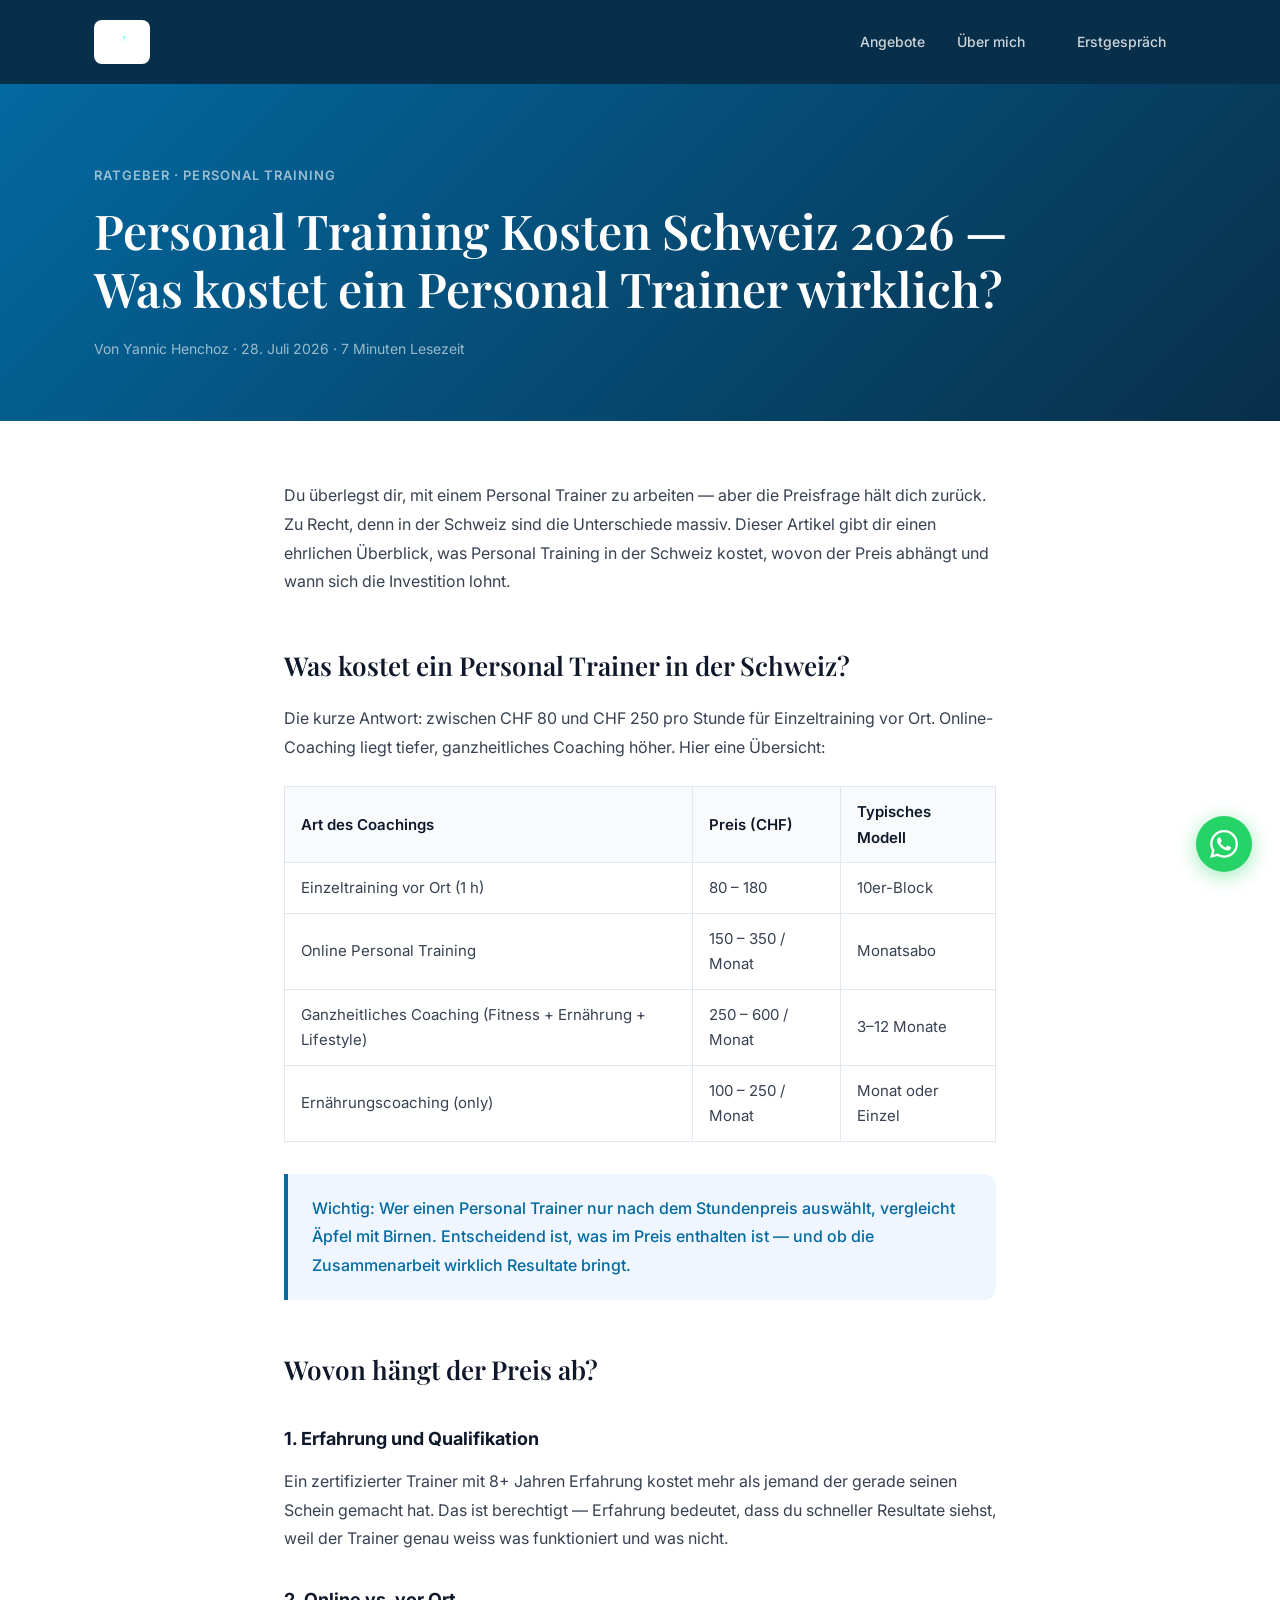
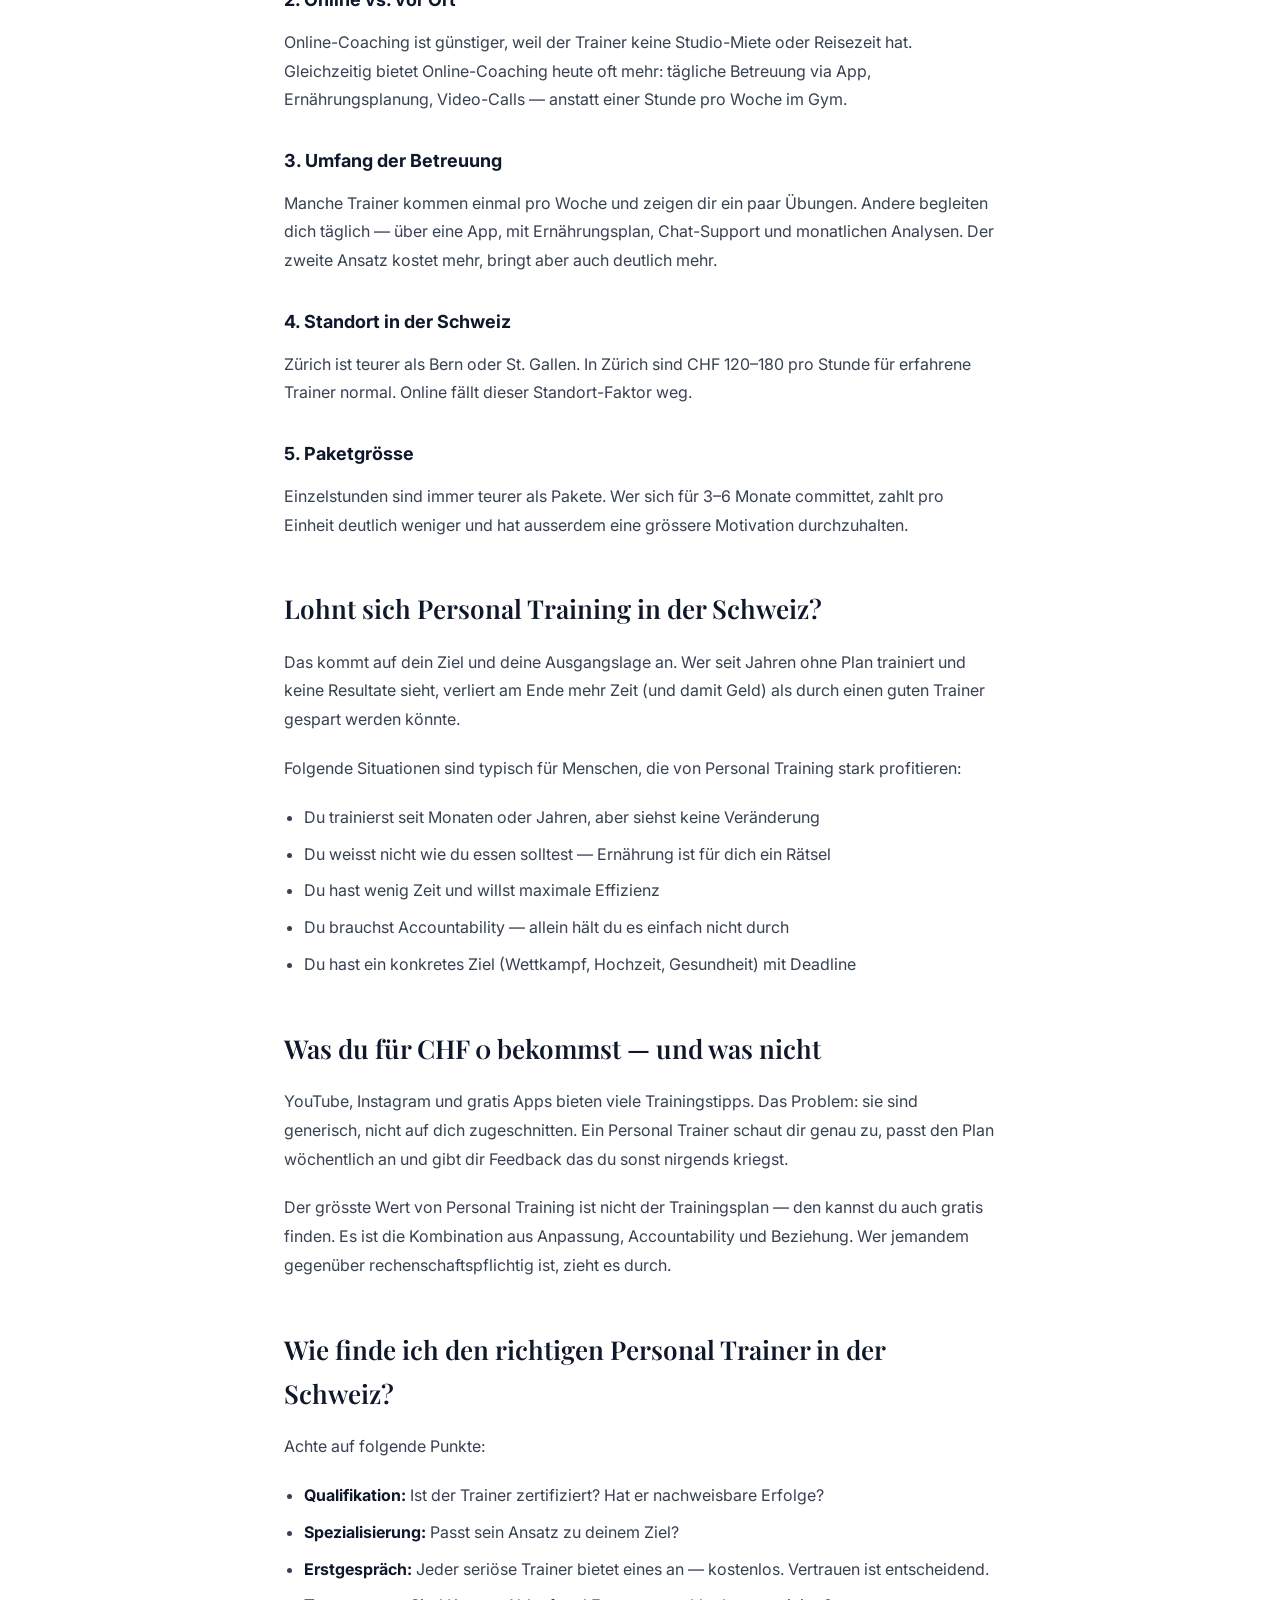
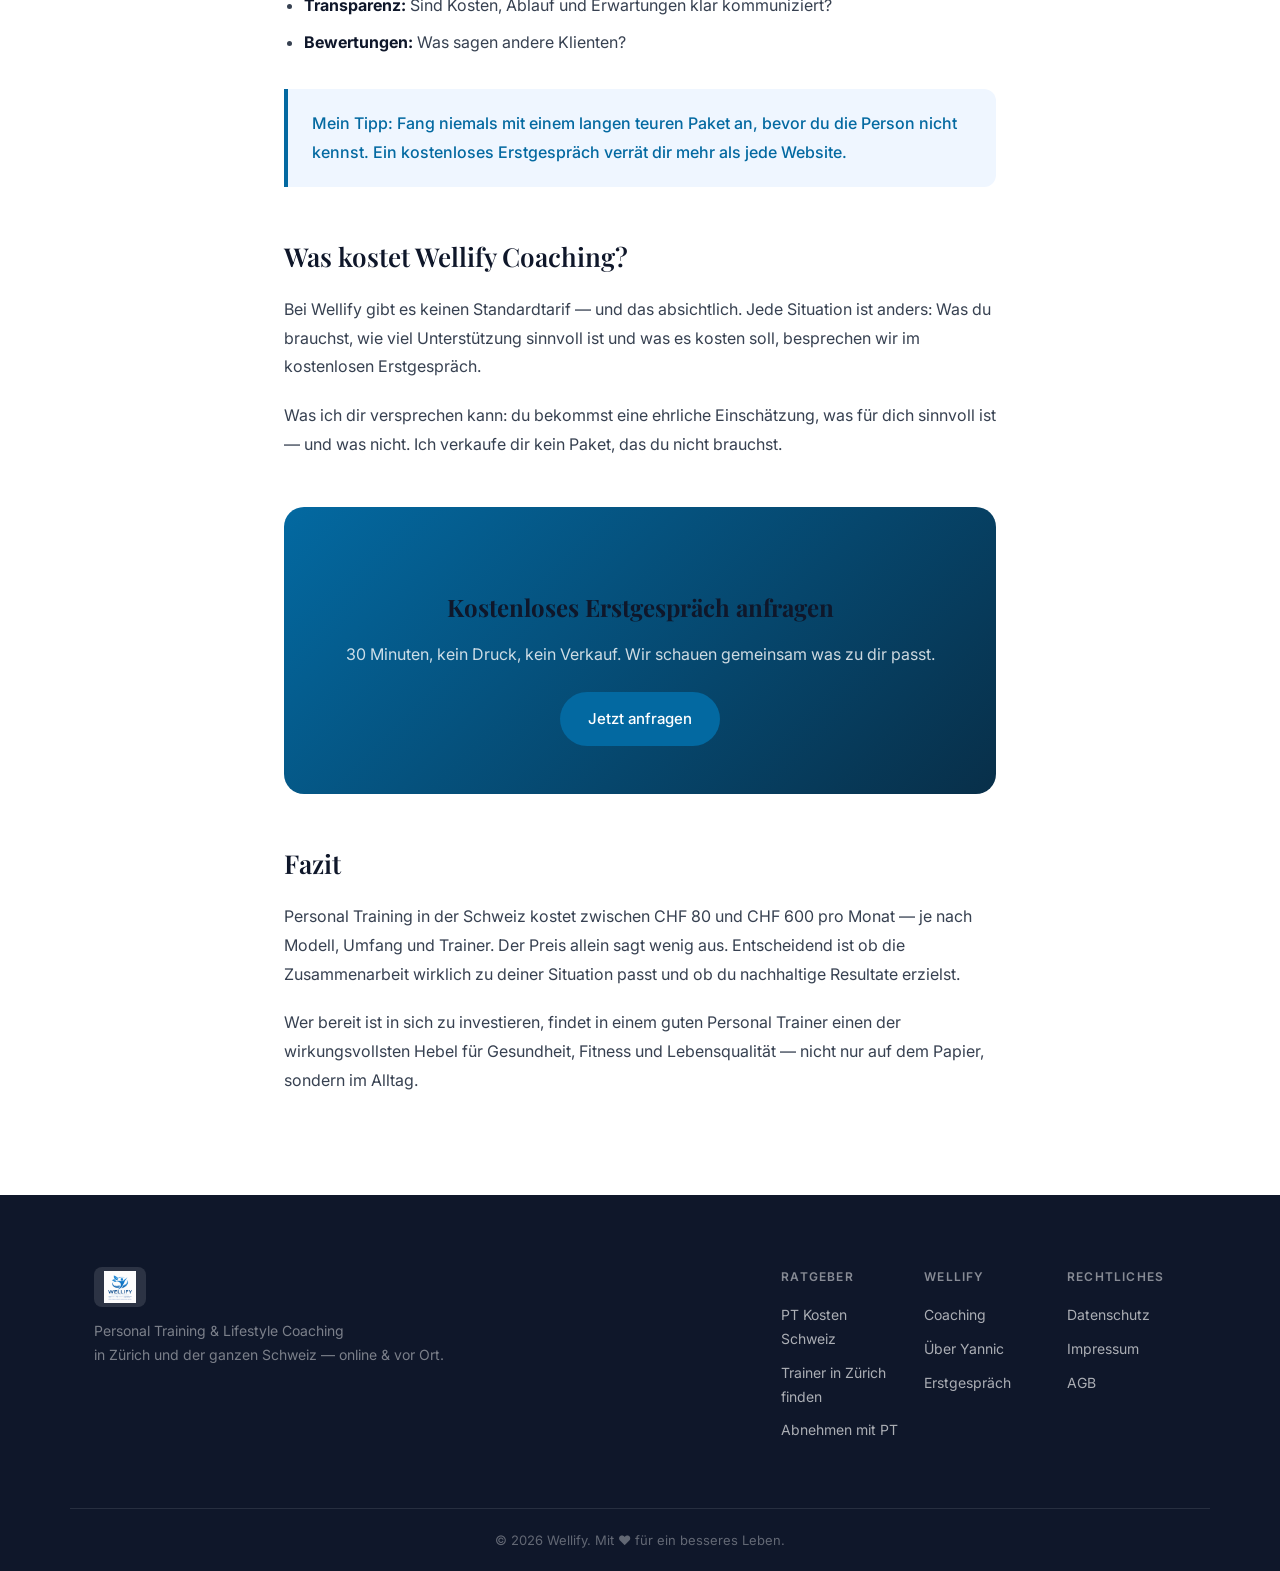
<file: blog-personal-training-kosten-schweiz.html>
<!DOCTYPE html>
<html lang="de">
<head>
  <meta charset="UTF-8" />
  <meta name="viewport" content="width=device-width, initial-scale=1.0" />
  <title>Personal Training Kosten Schweiz 2026 — Was kostet ein Personal Trainer? | Wellify</title>
  <meta name="description" content="Was kostet ein Personal Trainer in der Schweiz wirklich? Preise, Faktoren und worauf du beim Vergleich achten solltest. Ehrliche Einschätzung von Wellify." />
  <link rel="canonical" href="https://wellify.ch/blog-personal-training-kosten-schweiz.html" />
  <link rel="icon" type="image/png" href="favicon.png" />
  <meta property="og:title" content="Personal Training Kosten Schweiz 2026 — Was kostet ein Personal Trainer?" />
  <meta property="og:description" content="Preise, Faktoren und worauf du beim Vergleich achten solltest. Ehrliche Einschätzung von Wellify." />
  <meta property="og:url" content="https://wellify.ch/blog-personal-training-kosten-schweiz.html" />
  <meta property="og:type" content="article" />
  <meta property="og:image" content="https://wellify.ch/yannic-portrait.png" />
  <link href="https://fonts.googleapis.com/css2?family=Inter:wght@300;400;500;600;700&family=Playfair+Display:wght@400;600&display=swap" rel="stylesheet" />
  <link rel="stylesheet" href="style.css?v=20260728" />
  <script type="application/ld+json">
  {
    "@context": "https://schema.org",
    "@type": "Article",
    "headline": "Personal Training Kosten Schweiz 2026 — Was kostet ein Personal Trainer?",
    "description": "Was kostet ein Personal Trainer in der Schweiz wirklich? Preise, Faktoren und worauf du beim Vergleich achten solltest.",
    "author": { "@type": "Person", "name": "Yannic Henchoz", "url": "https://wellify.ch" },
    "publisher": { "@type": "Organization", "name": "Wellify", "url": "https://wellify.ch" },
    "datePublished": "2026-07-28",
    "image": "https://wellify.ch/yannic-portrait.png",
    "url": "https://wellify.ch/blog-personal-training-kosten-schweiz.html"
  }
  </script>
  <style>
    .blog-hero { background: linear-gradient(135deg, #0369a1 0%, #082f49 100%); padding: 80px 0 60px; color: #fff; }
    .blog-hero__label { font-size: 13px; font-weight: 600; text-transform: uppercase; letter-spacing: .08em; color: rgba(255,255,255,.6); margin-bottom: 16px; }
    .blog-hero__title { font-family: 'Playfair Display', serif; font-size: clamp(28px, 4vw, 48px); font-weight: 600; line-height: 1.2; margin-bottom: 20px; }
    .blog-hero__meta { font-size: 14px; color: rgba(255,255,255,.6); }
    .blog-body { max-width: 760px; margin: 0 auto; padding: 60px 24px 80px; }
    .blog-body h2 { font-family: 'Playfair Display', serif; font-size: 26px; font-weight: 600; color: #0f172a; margin: 48px 0 16px; }
    .blog-body h3 { font-size: 18px; font-weight: 700; color: #0f172a; margin: 32px 0 12px; }
    .blog-body p { font-size: 16px; line-height: 1.8; color: #374151; margin-bottom: 20px; }
    .blog-body ul { margin: 0 0 20px 20px; }
    .blog-body ul li { font-size: 16px; line-height: 1.8; color: #374151; margin-bottom: 8px; }
    .blog-body strong { color: #0f172a; }
    .blog-callout { background: #eff6ff; border-left: 4px solid #0369a1; border-radius: 0 12px 12px 0; padding: 20px 24px; margin: 32px 0; }
    .blog-callout p { margin: 0; color: #0369a1; font-weight: 500; }
    .blog-cta { background: linear-gradient(135deg, #0369a1 0%, #082f49 100%); border-radius: 20px; padding: 48px 40px; text-align: center; color: #fff; margin: 48px 0; }
    .blog-cta h3 { font-family: 'Playfair Display', serif; font-size: 24px; margin-bottom: 12px; }
    .blog-cta p { color: rgba(255,255,255,.8); margin-bottom: 24px; }
    .blog-table { width: 100%; border-collapse: collapse; margin: 24px 0; }
    .blog-table th, .blog-table td { padding: 12px 16px; text-align: left; border: 1px solid #e2e8f0; font-size: 15px; }
    .blog-table th { background: #f8fafc; font-weight: 600; color: #0f172a; }
    .blog-table td { color: #374151; }
    .nav--static { background: #082f49 !important; }
    .nav--static .nav__logo-img { filter: brightness(10); }
    .nav--static .nav__links a { color: rgba(255,255,255,.8); }
    .nav--static .nav__links a:hover { color: #fff; }
  </style>
</head>
<body>

  <header class="nav nav--static" id="nav" style="background:#082f49;position:relative;">
    <div class="nav__inner container">
      <a href="https://wellify.ch" class="nav__logo"><img src="wellify-logo.png" alt="Wellify" class="nav__logo-img" style="filter:brightness(10);" /></a>
      <nav class="nav__links">
        <a href="https://wellify.ch/#services" style="color:rgba(255,255,255,.8);">Angebote</a>
        <a href="https://wellify.ch/#about" style="color:rgba(255,255,255,.8);">Über mich</a>
        <a href="https://wellify.ch/#contact" class="btn btn--small">Erstgespräch</a>
      </nav>
    </div>
  </header>

  <section class="blog-hero">
    <div class="container">
      <p class="blog-hero__label">Ratgeber · Personal Training</p>
      <h1 class="blog-hero__title">Personal Training Kosten Schweiz 2026 —<br />Was kostet ein Personal Trainer wirklich?</h1>
      <p class="blog-hero__meta">Von Yannic Henchoz · 28. Juli 2026 · 7 Minuten Lesezeit</p>
    </div>
  </section>

  <div class="blog-body">

    <p>Du überlegst dir, mit einem Personal Trainer zu arbeiten — aber die Preisfrage hält dich zurück. Zu Recht, denn in der Schweiz sind die Unterschiede massiv. Dieser Artikel gibt dir einen ehrlichen Überblick, was Personal Training in der Schweiz kostet, wovon der Preis abhängt und wann sich die Investition lohnt.</p>

    <h2>Was kostet ein Personal Trainer in der Schweiz?</h2>

    <p>Die kurze Antwort: zwischen CHF 80 und CHF 250 pro Stunde für Einzeltraining vor Ort. Online-Coaching liegt tiefer, ganzheitliches Coaching höher. Hier eine Übersicht:</p>

    <table class="blog-table">
      <thead>
        <tr>
          <th>Art des Coachings</th>
          <th>Preis (CHF)</th>
          <th>Typisches Modell</th>
        </tr>
      </thead>
      <tbody>
        <tr>
          <td>Einzeltraining vor Ort (1 h)</td>
          <td>80 – 180</td>
          <td>10er-Block</td>
        </tr>
        <tr>
          <td>Online Personal Training</td>
          <td>150 – 350 / Monat</td>
          <td>Monatsabo</td>
        </tr>
        <tr>
          <td>Ganzheitliches Coaching (Fitness + Ernährung + Lifestyle)</td>
          <td>250 – 600 / Monat</td>
          <td>3–12 Monate</td>
        </tr>
        <tr>
          <td>Ernährungscoaching (only)</td>
          <td>100 – 250 / Monat</td>
          <td>Monat oder Einzel</td>
        </tr>
      </tbody>
    </table>

    <div class="blog-callout">
      <p>Wichtig: Wer einen Personal Trainer nur nach dem Stundenpreis auswählt, vergleicht Äpfel mit Birnen. Entscheidend ist, was im Preis enthalten ist — und ob die Zusammenarbeit wirklich Resultate bringt.</p>
    </div>

    <h2>Wovon hängt der Preis ab?</h2>

    <h3>1. Erfahrung und Qualifikation</h3>
    <p>Ein zertifizierter Trainer mit 8+ Jahren Erfahrung kostet mehr als jemand der gerade seinen Schein gemacht hat. Das ist berechtigt — Erfahrung bedeutet, dass du schneller Resultate siehst, weil der Trainer genau weiss was funktioniert und was nicht.</p>

    <h3>2. Online vs. vor Ort</h3>
    <p>Online-Coaching ist günstiger, weil der Trainer keine Studio-Miete oder Reisezeit hat. Gleichzeitig bietet Online-Coaching heute oft mehr: tägliche Betreuung via App, Ernährungsplanung, Video-Calls — anstatt einer Stunde pro Woche im Gym.</p>

    <h3>3. Umfang der Betreuung</h3>
    <p>Manche Trainer kommen einmal pro Woche und zeigen dir ein paar Übungen. Andere begleiten dich täglich — über eine App, mit Ernährungsplan, Chat-Support und monatlichen Analysen. Der zweite Ansatz kostet mehr, bringt aber auch deutlich mehr.</p>

    <h3>4. Standort in der Schweiz</h3>
    <p>Zürich ist teurer als Bern oder St. Gallen. In Zürich sind CHF 120–180 pro Stunde für erfahrene Trainer normal. Online fällt dieser Standort-Faktor weg.</p>

    <h3>5. Paketgrösse</h3>
    <p>Einzelstunden sind immer teurer als Pakete. Wer sich für 3–6 Monate committet, zahlt pro Einheit deutlich weniger und hat ausserdem eine grössere Motivation durchzuhalten.</p>

    <h2>Lohnt sich Personal Training in der Schweiz?</h2>

    <p>Das kommt auf dein Ziel und deine Ausgangslage an. Wer seit Jahren ohne Plan trainiert und keine Resultate sieht, verliert am Ende mehr Zeit (und damit Geld) als durch einen guten Trainer gespart werden könnte.</p>

    <p>Folgende Situationen sind typisch für Menschen, die von Personal Training stark profitieren:</p>

    <ul>
      <li>Du trainierst seit Monaten oder Jahren, aber siehst keine Veränderung</li>
      <li>Du weisst nicht wie du essen solltest — Ernährung ist für dich ein Rätsel</li>
      <li>Du hast wenig Zeit und willst maximale Effizienz</li>
      <li>Du brauchst Accountability — allein hält du es einfach nicht durch</li>
      <li>Du hast ein konkretes Ziel (Wettkampf, Hochzeit, Gesundheit) mit Deadline</li>
    </ul>

    <h2>Was du für CHF 0 bekommst — und was nicht</h2>

    <p>YouTube, Instagram und gratis Apps bieten viele Trainingstipps. Das Problem: sie sind generisch, nicht auf dich zugeschnitten. Ein Personal Trainer schaut dir genau zu, passt den Plan wöchentlich an und gibt dir Feedback das du sonst nirgends kriegst.</p>

    <p>Der grösste Wert von Personal Training ist nicht der Trainingsplan — den kannst du auch gratis finden. Es ist die Kombination aus Anpassung, Accountability und Beziehung. Wer jemandem gegenüber rechenschaftspflichtig ist, zieht es durch.</p>

    <h2>Wie finde ich den richtigen Personal Trainer in der Schweiz?</h2>

    <p>Achte auf folgende Punkte:</p>
    <ul>
      <li><strong>Qualifikation:</strong> Ist der Trainer zertifiziert? Hat er nachweisbare Erfolge?</li>
      <li><strong>Spezialisierung:</strong> Passt sein Ansatz zu deinem Ziel?</li>
      <li><strong>Erstgespräch:</strong> Jeder seriöse Trainer bietet eines an — kostenlos. Vertrauen ist entscheidend.</li>
      <li><strong>Transparenz:</strong> Sind Kosten, Ablauf und Erwartungen klar kommuniziert?</li>
      <li><strong>Bewertungen:</strong> Was sagen andere Klienten?</li>
    </ul>

    <div class="blog-callout">
      <p>Mein Tipp: Fang niemals mit einem langen teuren Paket an, bevor du die Person nicht kennst. Ein kostenloses Erstgespräch verrät dir mehr als jede Website.</p>
    </div>

    <h2>Was kostet Wellify Coaching?</h2>

    <p>Bei Wellify gibt es keinen Standardtarif — und das absichtlich. Jede Situation ist anders: Was du brauchst, wie viel Unterstützung sinnvoll ist und was es kosten soll, besprechen wir im kostenlosen Erstgespräch.</p>

    <p>Was ich dir versprechen kann: du bekommst eine ehrliche Einschätzung, was für dich sinnvoll ist — und was nicht. Ich verkaufe dir kein Paket, das du nicht brauchst.</p>

    <div class="blog-cta">
      <h3>Kostenloses Erstgespräch anfragen</h3>
      <p>30 Minuten, kein Druck, kein Verkauf. Wir schauen gemeinsam was zu dir passt.</p>
      <a href="https://wellify.ch/#contact" class="btn btn--primary">Jetzt anfragen</a>
    </div>

    <h2>Fazit</h2>

    <p>Personal Training in der Schweiz kostet zwischen CHF 80 und CHF 600 pro Monat — je nach Modell, Umfang und Trainer. Der Preis allein sagt wenig aus. Entscheidend ist ob die Zusammenarbeit wirklich zu deiner Situation passt und ob du nachhaltige Resultate erzielst.</p>

    <p>Wer bereit ist in sich zu investieren, findet in einem guten Personal Trainer einen der wirkungsvollsten Hebel für Gesundheit, Fitness und Lebensqualität — nicht nur auf dem Papier, sondern im Alltag.</p>

  </div>

  <footer class="footer">
    <div class="container footer__inner">
      <div class="footer__brand">
        <a href="https://wellify.ch" class="nav__logo"><img src="wellify-logo.png" alt="Wellify" class="nav__logo-img" /></a>
        <p>Personal Training &amp; Lifestyle Coaching<br />in Zürich und der ganzen Schweiz — online &amp; vor Ort.</p>
      </div>
      <div class="footer__links">
        <div>
          <h4>Ratgeber</h4>
          <a href="blog-personal-training-kosten-schweiz.html">PT Kosten Schweiz</a>
          <a href="blog-personal-trainer-zuerich-finden.html">Trainer in Zürich finden</a>
          <a href="blog-abnehmen-personal-trainer.html">Abnehmen mit PT</a>
        </div>
        <div>
          <h4>Wellify</h4>
          <a href="https://wellify.ch/#services">Coaching</a>
          <a href="https://wellify.ch/#about">Über Yannic</a>
          <a href="https://wellify.ch/#contact">Erstgespräch</a>
        </div>
        <div>
          <h4>Rechtliches</h4>
          <a href="datenschutz.html">Datenschutz</a>
          <a href="impressum.html">Impressum</a>
          <a href="agb.html">AGB</a>
        </div>
      </div>
    </div>
    <div class="footer__bottom">
      <p>© 2026 Wellify. Mit ❤ für ein besseres Leben.</p>
    </div>
  </footer>

  <a href="https://wa.me/41798271609?text=Hallo%20Yannic%2C%20ich%20interessiere%20mich%20f%C3%BCr%20dein%20Coaching." target="_blank" rel="noopener" class="whatsapp-float" aria-label="WhatsApp schreiben">
    <svg viewBox="0 0 24 24" fill="currentColor" width="28" height="28"><path d="M17.472 14.382c-.297-.149-1.758-.867-2.03-.967-.273-.099-.471-.148-.67.15-.197.297-.767.966-.94 1.164-.173.199-.347.223-.644.075-.297-.15-1.255-.463-2.39-1.475-.883-.788-1.48-1.761-1.653-2.059-.173-.297-.018-.458.13-.606.134-.133.298-.347.446-.52.149-.174.198-.298.298-.497.099-.198.05-.371-.025-.52-.075-.149-.669-1.612-.916-2.207-.242-.579-.487-.5-.669-.51-.173-.008-.371-.01-.57-.01-.198 0-.52.074-.792.372-.272.297-1.04 1.016-1.04 2.479 0 1.462 1.065 2.875 1.213 3.074.149.198 2.096 3.2 5.077 4.487.709.306 1.262.489 1.694.625.712.227 1.36.195 1.871.118.571-.085 1.758-.719 2.006-1.413.248-.694.248-1.289.173-1.413-.074-.124-.272-.198-.57-.347m-5.421 7.403h-.004a9.87 9.87 0 01-5.031-1.378l-.361-.214-3.741.982.998-3.648-.235-.374a9.86 9.86 0 01-1.51-5.26c.001-5.45 4.436-9.884 9.888-9.884 2.64 0 5.122 1.03 6.988 2.898a9.825 9.825 0 012.893 6.994c-.003 5.45-4.437 9.884-9.885 9.884m8.413-18.297A11.815 11.815 0 0012.05 0C5.495 0 .16 5.335.157 11.892c0 2.096.547 4.142 1.588 5.945L.057 24l6.305-1.654a11.882 11.882 0 005.683 1.448h.005c6.554 0 11.89-5.335 11.893-11.893a11.821 11.821 0 00-3.48-8.413z"/></svg>
  </a>

</body>
</html>
</file>
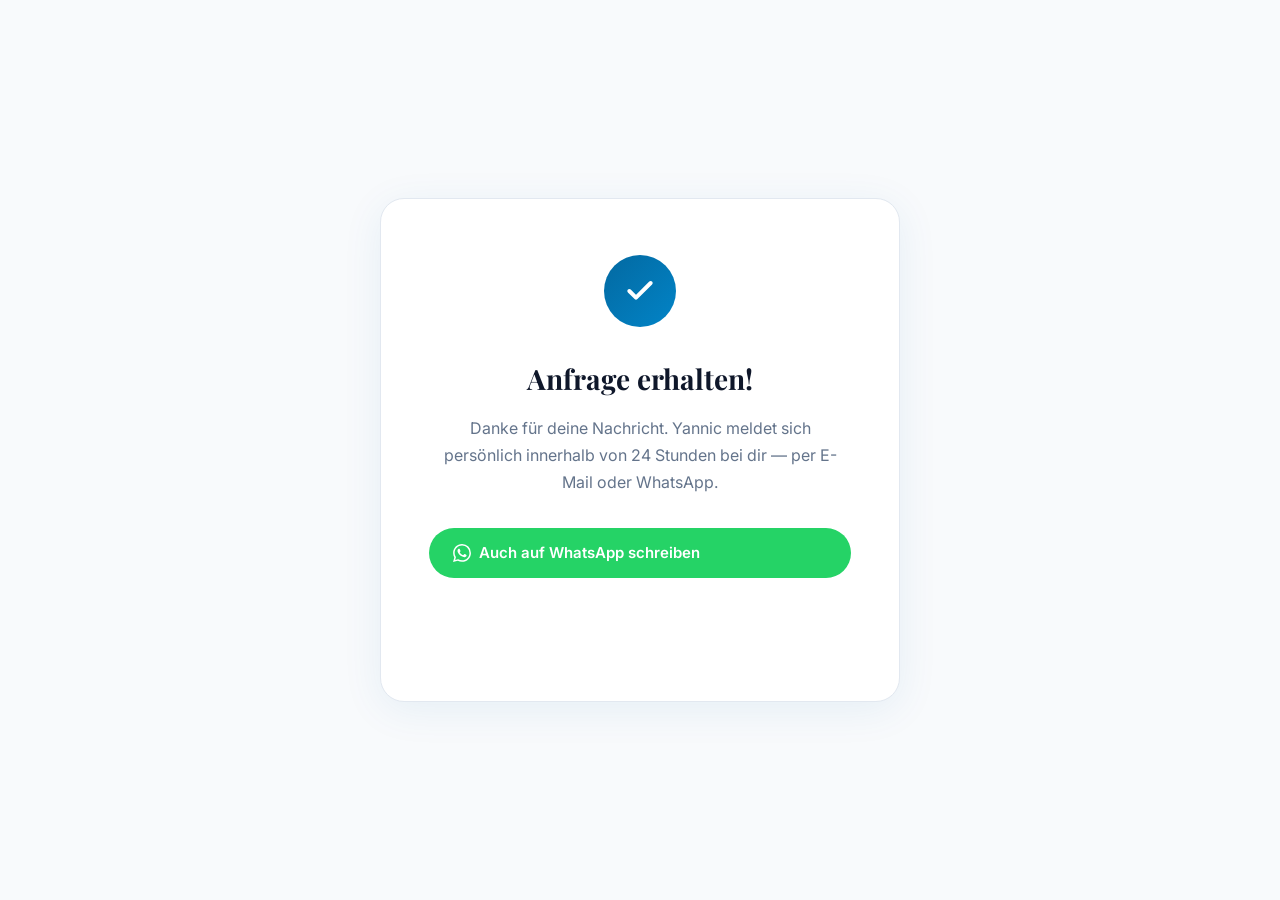
<file: danke.html>
<!DOCTYPE html>
<html lang="de">
<head>
  <meta charset="UTF-8" />
  <!-- Google tag (gtag.js) -->
  <script async src="https://www.googletagmanager.com/gtag/js?id=AW-18356732211"></script>
  <script>
    window.dataLayer = window.dataLayer || [];
    function gtag(){dataLayer.push(arguments);}
    gtag('js', new Date());
    gtag('config', 'AW-18356732211');
  </script>
  <meta name="viewport" content="width=device-width, initial-scale=1.0" />
  <title>Anfrage erhalten — Wellify</title>
  <meta name="robots" content="noindex, nofollow" />
  <link rel="icon" type="image/png" href="favicon.png" />
  <link href="https://fonts.googleapis.com/css2?family=Inter:wght@300;400;500;600;700&family=Playfair+Display:wght@400;600&display=swap" rel="stylesheet" />
  <link rel="stylesheet" href="style.css?v=20260728b" />
  <style>
    .danke-wrap {
      min-height: 100vh;
      display: flex;
      flex-direction: column;
      align-items: center;
      justify-content: center;
      padding: 40px 24px;
      text-align: center;
      background: #f8fafc;
    }
    .danke-card {
      background: #fff;
      border: 1px solid #e2e8f0;
      border-radius: 24px;
      padding: 56px 48px;
      max-width: 520px;
      width: 100%;
      box-shadow: 0 8px 40px rgba(3,105,161,.08);
    }
    .danke-check {
      width: 72px;
      height: 72px;
      background: linear-gradient(135deg, #0369a1, #0284c7);
      border-radius: 50%;
      display: flex;
      align-items: center;
      justify-content: center;
      margin: 0 auto 28px;
    }
    .danke-check svg { color: #fff; }
    .danke-card h1 {
      font-family: 'Playfair Display', serif;
      font-size: 28px;
      color: #0f172a;
      margin-bottom: 12px;
    }
    .danke-card p {
      font-size: 16px;
      color: #64748b;
      line-height: 1.7;
      margin-bottom: 32px;
    }
    .danke-actions {
      display: flex;
      flex-direction: column;
      gap: 12px;
    }
    @media (max-width: 480px) {
      .danke-card { padding: 40px 24px; }
    }
  </style>
</head>
<body>

  <div class="danke-wrap">
    <div class="danke-card">
      <div class="danke-check">
        <svg viewBox="0 0 24 24" fill="none" stroke="currentColor" stroke-width="3" stroke-linecap="round" stroke-linejoin="round" width="32" height="32">
          <polyline points="20 6 9 17 4 12"></polyline>
        </svg>
      </div>
      <h1>Anfrage erhalten!</h1>
      <p>Danke für deine Nachricht. Yannic meldet sich persönlich innerhalb von 24 Stunden bei dir — per E-Mail oder WhatsApp.</p>
      <div class="danke-actions">
        <a href="https://wa.me/41798271609?text=Hallo%20Yannic%2C%20ich%20habe%20soeben%20das%20Kontaktformular%20ausgef%C3%BCllt%20und%20freue%20mich%20auf%20deine%20R%C3%BCckmeldung." target="_blank" rel="noopener" class="btn btn--whatsapp">
          <svg viewBox="0 0 24 24" fill="currentColor" width="18" height="18"><path d="M17.472 14.382c-.297-.149-1.758-.867-2.03-.967-.273-.099-.471-.148-.67.15-.197.297-.767.966-.94 1.164-.173.199-.347.223-.644.075-.297-.15-1.255-.463-2.39-1.475-.883-.788-1.48-1.761-1.653-2.059-.173-.297-.018-.458.13-.606.134-.133.298-.347.446-.52.149-.174.198-.298.298-.497.099-.198.05-.371-.025-.52-.075-.149-.669-1.612-.916-2.207-.242-.579-.487-.5-.669-.51-.173-.008-.371-.01-.57-.01-.198 0-.52.074-.792.372-.272.297-1.04 1.016-1.04 2.479 0 1.462 1.065 2.875 1.213 3.074.149.198 2.096 3.2 5.077 4.487.709.306 1.262.489 1.694.625.712.227 1.36.195 1.871.118.571-.085 1.758-.719 2.006-1.413.248-.694.248-1.289.173-1.413-.074-.124-.272-.198-.57-.347m-5.421 7.403h-.004a9.87 9.87 0 01-5.031-1.378l-.361-.214-3.741.982.998-3.648-.235-.374a9.86 9.86 0 01-1.51-5.26c.001-5.45 4.436-9.884 9.888-9.884 2.64 0 5.122 1.03 6.988 2.898a9.825 9.825 0 012.893 6.994c-.003 5.45-4.437 9.884-9.885 9.884m8.413-18.297A11.815 11.815 0 0012.05 0C5.495 0 .16 5.335.157 11.892c0 2.096.547 4.142 1.588 5.945L.057 24l6.305-1.654a11.882 11.882 0 005.683 1.448h.005c6.554 0 11.89-5.335 11.893-11.893a11.821 11.821 0 00-3.48-8.413z"/></svg>
          Auch auf WhatsApp schreiben
        </a>
        <a href="/" class="btn btn--ghost">Zurück zur Startseite</a>
      </div>
    </div>
  </div>

</body>
</html>
</file>
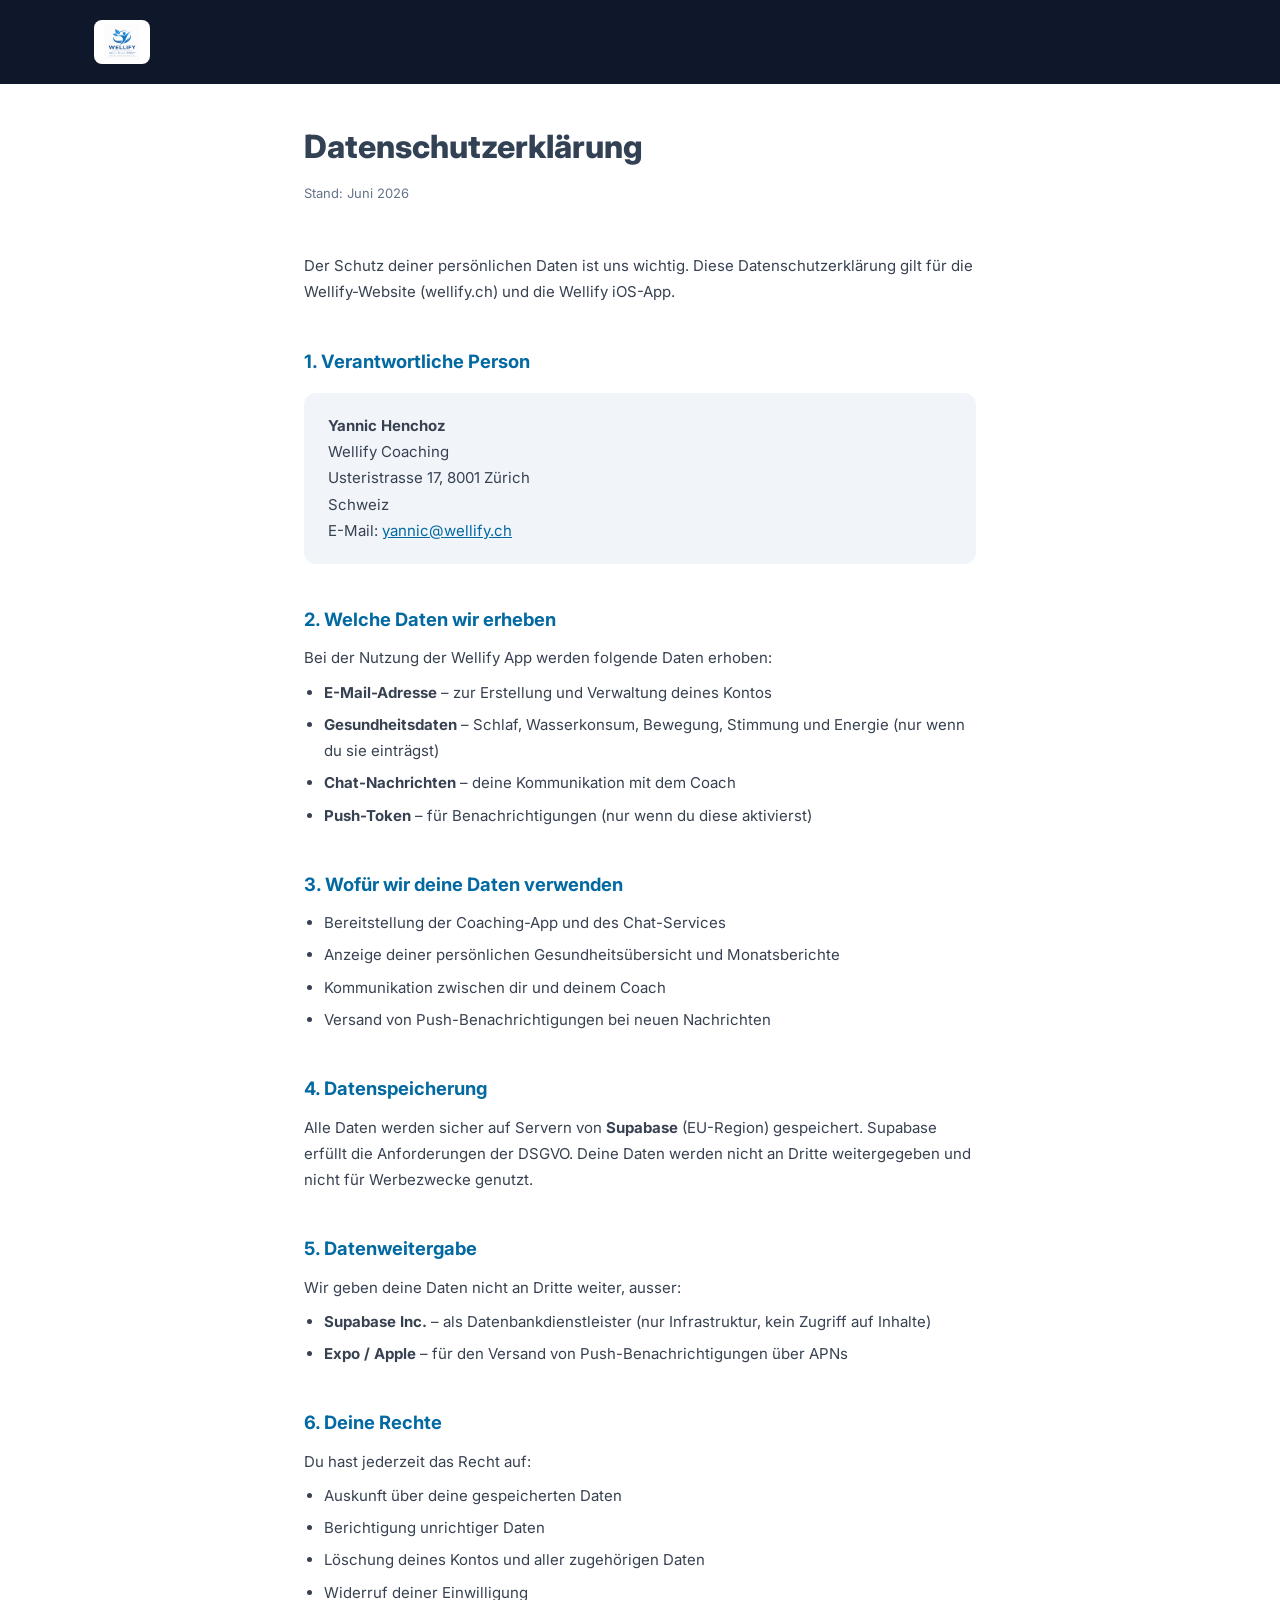
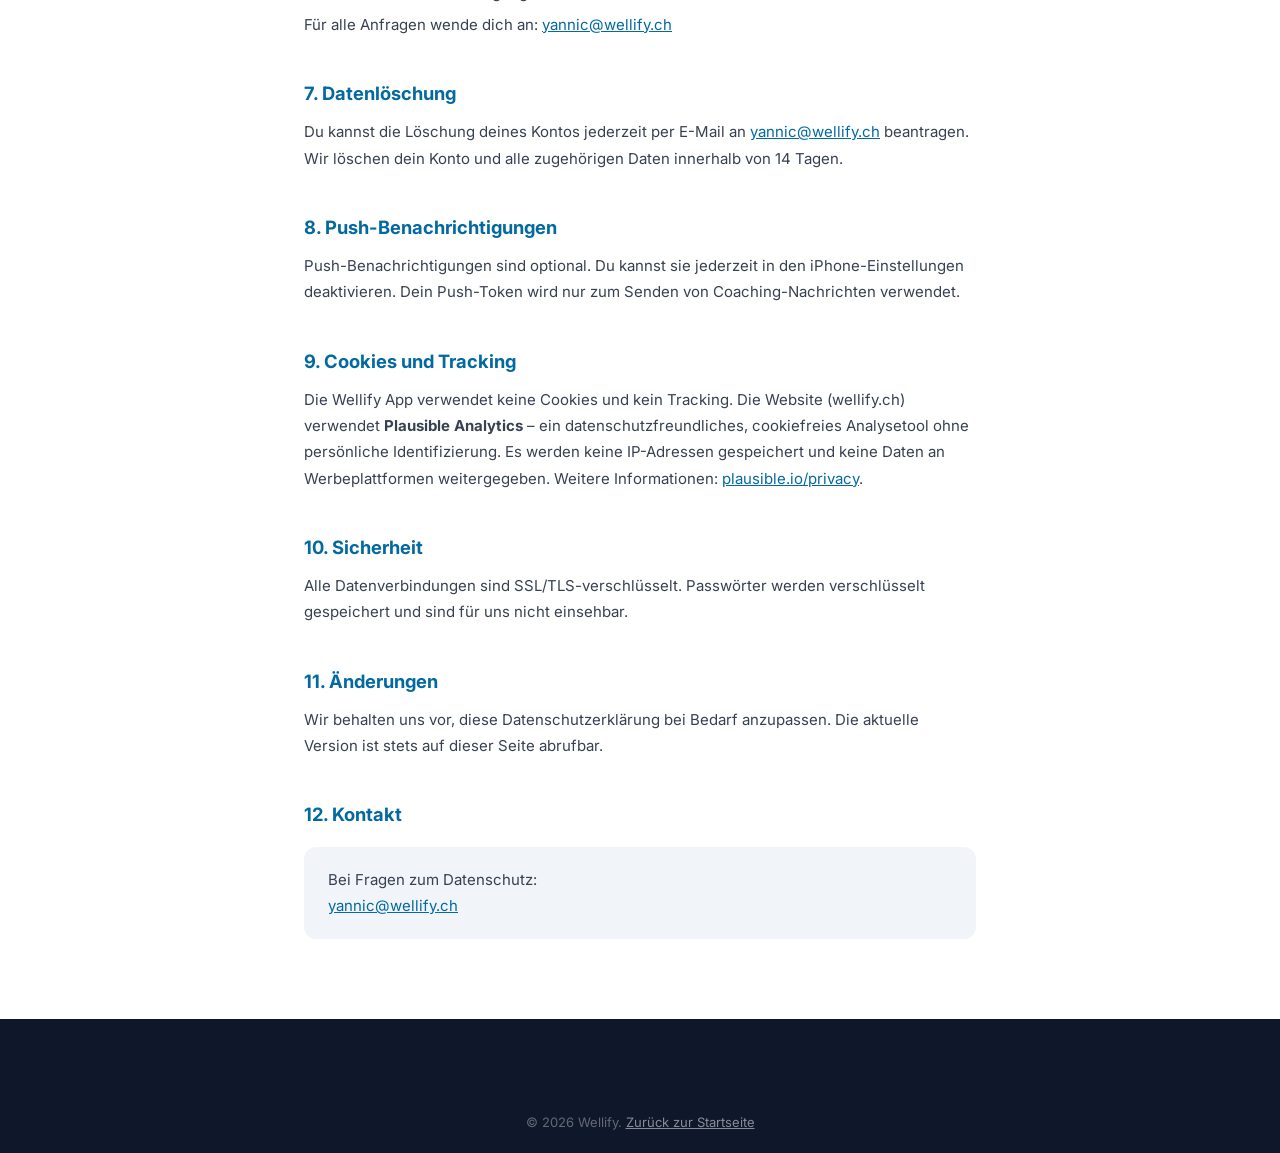
<file: datenschutz.html>
<!DOCTYPE html>
<html lang="de">
<head>
  <meta charset="UTF-8" />
  <meta name="viewport" content="width=device-width, initial-scale=1.0" />
  <title>Datenschutzerklärung — Wellify</title>
  <meta name="description" content="Datenschutzerklärung der Wellify App und Website." />
  <link rel="icon" type="image/png" href="favicon.png" />
  <link rel="stylesheet" href="style.css" />
  <link rel="preconnect" href="https://fonts.googleapis.com" />
  <link rel="preconnect" href="https://fonts.gstatic.com" crossorigin />
  <link href="https://fonts.googleapis.com/css2?family=Inter:wght@300;400;500;600;700&family=Playfair+Display:wght@400;600&display=swap" rel="stylesheet" />
  <style>
    .legal { max-width: 720px; margin: 0 auto; padding: 120px 24px 80px; color: var(--text, #1e293b); }
    .legal h1 { font-size: 2rem; font-weight: 800; margin-bottom: 8px; }
    .legal .updated { font-size: 13px; color: #64748b; margin-bottom: 48px; }
    .legal h2 { font-size: 1.15rem; font-weight: 700; margin-top: 40px; margin-bottom: 10px; color: #0369a1; }
    .legal p, .legal li { font-size: 15px; line-height: 1.75; color: #374151; }
    .legal ul { padding-left: 20px; margin-top: 8px; }
    .legal li { margin-bottom: 6px; }
    .legal a { color: #0369a1; }
    .legal .contact-box { background: #f1f5f9; border-radius: 12px; padding: 20px 24px; margin-top: 16px; }
  </style>
</head>
<body>

  <header class="nav" id="nav" style="background:var(--dark,#0f172a);opacity:1;pointer-events:auto;position:fixed;top:0;left:0;right:0;z-index:100;">
    <div class="nav__inner container">
      <a href="index.html" class="nav__logo">
        <img src="wellify-logo.png" alt="Wellify" class="nav__logo-img" />
      </a>
    </div>
  </header>

  <main class="legal">
    <h1>Datenschutzerklärung</h1>
    <p class="updated">Stand: Juni 2026</p>

    <p>Der Schutz deiner persönlichen Daten ist uns wichtig. Diese Datenschutzerklärung gilt für die Wellify-Website (wellify.ch) und die Wellify iOS-App.</p>

    <h2>1. Verantwortliche Person</h2>
    <div class="contact-box">
      <p><strong>Yannic Henchoz</strong><br />
      Wellify Coaching<br />
      Usteristrasse 17, 8001 Zürich<br />
      Schweiz<br />
      E-Mail: <a href="mailto:yannic@wellify.ch">yannic@wellify.ch</a></p>
    </div>

    <h2>2. Welche Daten wir erheben</h2>
    <p>Bei der Nutzung der Wellify App werden folgende Daten erhoben:</p>
    <ul>
      <li><strong>E-Mail-Adresse</strong> – zur Erstellung und Verwaltung deines Kontos</li>
      <li><strong>Gesundheitsdaten</strong> – Schlaf, Wasserkonsum, Bewegung, Stimmung und Energie (nur wenn du sie einträgst)</li>
      <li><strong>Chat-Nachrichten</strong> – deine Kommunikation mit dem Coach</li>
      <li><strong>Push-Token</strong> – für Benachrichtigungen (nur wenn du diese aktivierst)</li>
    </ul>

    <h2>3. Wofür wir deine Daten verwenden</h2>
    <ul>
      <li>Bereitstellung der Coaching-App und des Chat-Services</li>
      <li>Anzeige deiner persönlichen Gesundheitsübersicht und Monatsberichte</li>
      <li>Kommunikation zwischen dir und deinem Coach</li>
      <li>Versand von Push-Benachrichtigungen bei neuen Nachrichten</li>
    </ul>

    <h2>4. Datenspeicherung</h2>
    <p>Alle Daten werden sicher auf Servern von <strong>Supabase</strong> (EU-Region) gespeichert. Supabase erfüllt die Anforderungen der DSGVO. Deine Daten werden nicht an Dritte weitergegeben und nicht für Werbezwecke genutzt.</p>

    <h2>5. Datenweitergabe</h2>
    <p>Wir geben deine Daten nicht an Dritte weiter, ausser:</p>
    <ul>
      <li><strong>Supabase Inc.</strong> – als Datenbankdienstleister (nur Infrastruktur, kein Zugriff auf Inhalte)</li>
      <li><strong>Expo / Apple</strong> – für den Versand von Push-Benachrichtigungen über APNs</li>
    </ul>

    <h2>6. Deine Rechte</h2>
    <p>Du hast jederzeit das Recht auf:</p>
    <ul>
      <li>Auskunft über deine gespeicherten Daten</li>
      <li>Berichtigung unrichtiger Daten</li>
      <li>Löschung deines Kontos und aller zugehörigen Daten</li>
      <li>Widerruf deiner Einwilligung</li>
    </ul>
    <p>Für alle Anfragen wende dich an: <a href="mailto:yannic@wellify.ch">yannic@wellify.ch</a></p>

    <h2>7. Datenlöschung</h2>
    <p>Du kannst die Löschung deines Kontos jederzeit per E-Mail an <a href="mailto:yannic@wellify.ch">yannic@wellify.ch</a> beantragen. Wir löschen dein Konto und alle zugehörigen Daten innerhalb von 14 Tagen.</p>

    <h2>8. Push-Benachrichtigungen</h2>
    <p>Push-Benachrichtigungen sind optional. Du kannst sie jederzeit in den iPhone-Einstellungen deaktivieren. Dein Push-Token wird nur zum Senden von Coaching-Nachrichten verwendet.</p>

    <h2>9. Cookies und Tracking</h2>
    <p>Die Wellify App verwendet keine Cookies und kein Tracking. Die Website (wellify.ch) verwendet <strong>Plausible Analytics</strong> – ein datenschutzfreundliches, cookiefreies Analysetool ohne persönliche Identifizierung. Es werden keine IP-Adressen gespeichert und keine Daten an Werbeplattformen weitergegeben. Weitere Informationen: <a href="https://plausible.io/privacy" target="_blank" rel="noopener">plausible.io/privacy</a>.</p>

    <h2>10. Sicherheit</h2>
    <p>Alle Datenverbindungen sind SSL/TLS-verschlüsselt. Passwörter werden verschlüsselt gespeichert und sind für uns nicht einsehbar.</p>

    <h2>11. Änderungen</h2>
    <p>Wir behalten uns vor, diese Datenschutzerklärung bei Bedarf anzupassen. Die aktuelle Version ist stets auf dieser Seite abrufbar.</p>

    <h2>12. Kontakt</h2>
    <div class="contact-box">
      <p>Bei Fragen zum Datenschutz:<br />
      <a href="mailto:yannic@wellify.ch">yannic@wellify.ch</a></p>
    </div>
  </main>

  <footer class="footer" style="margin-top: 0;">
    <div class="footer__bottom">
      <p>© 2026 Wellify. <a href="index.html" style="color:rgba(255,255,255,.5)">Zurück zur Startseite</a></p>
    </div>
  </footer>

</body>
</html>
</file>
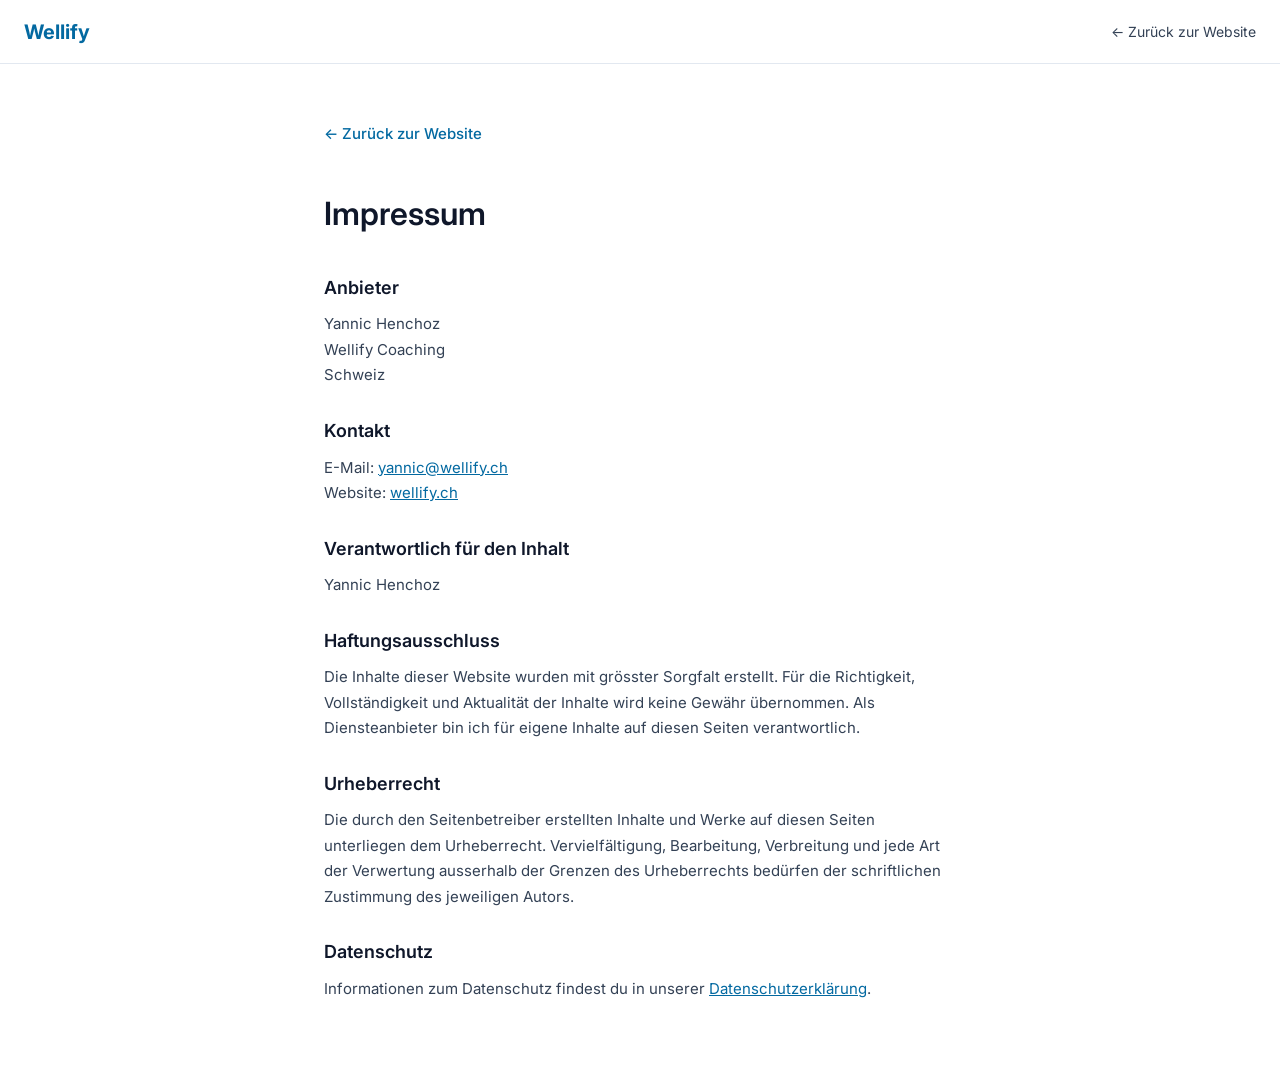
<file: impressum.html>
<!DOCTYPE html>
<html lang="de">
<head>
  <meta charset="UTF-8" />
  <meta name="viewport" content="width=device-width, initial-scale=1.0" />
  <title>Impressum — Wellify</title>
  <meta name="description" content="Impressum und rechtliche Angaben zu Wellify Coaching." />
  <link rel="icon" type="image/png" href="favicon.png" />
  <link rel="stylesheet" href="style.css?v=20260614" />
  <link rel="preconnect" href="https://fonts.googleapis.com" />
  <link rel="preconnect" href="https://fonts.gstatic.com" crossorigin />
  <link href="https://fonts.googleapis.com/css2?family=Inter:wght@300;400;500;600;700&family=Playfair+Display:wght@400;600&display=swap" rel="stylesheet" />
  <style>
    .impressum-page { max-width: 680px; margin: 120px auto 80px; padding: 0 24px; }
    .impressum-page h1 { font-size: 32px; font-weight: 600; color: #0f172a; margin-bottom: 32px; }
    .impressum-page h2 { font-size: 18px; font-weight: 600; color: #0f172a; margin: 28px 0 8px; }
    .impressum-page p, .impressum-page a { font-size: 15px; color: #334155; line-height: 1.7; }
    .impressum-page a { color: #0369a1; }
    .back-link { display: inline-flex; align-items: center; gap: 6px; font-size: 14px; color: #0369a1; font-weight: 500; margin-bottom: 40px; text-decoration: none; }
    .back-link:hover { text-decoration: underline; }
  </style>
</head>
<body>
  <nav class="nav" id="mainNav" style="position:fixed;top:0;left:0;right:0;z-index:100;background:#fff;border-bottom:1px solid #e2e8f0;padding:0 24px;height:64px;display:flex;align-items:center;justify-content:space-between;">
    <a href="/" class="nav__logo" style="font-weight:700;font-size:20px;color:#0369a1;text-decoration:none;">Wellify</a>
    <a href="/" style="font-size:14px;color:#334155;text-decoration:none;">← Zurück zur Website</a>
  </nav>

  <div class="impressum-page">
    <a href="/" class="back-link">← Zurück zur Website</a>
    <h1>Impressum</h1>

    <h2>Anbieter</h2>
    <p>
      Yannic Henchoz<br />
      Wellify Coaching<br />
      Schweiz
    </p>

    <h2>Kontakt</h2>
    <p>
      E-Mail: <a href="mailto:yannic@wellify.ch">yannic@wellify.ch</a><br />
      Website: <a href="https://wellify.ch">wellify.ch</a>
    </p>

    <h2>Verantwortlich für den Inhalt</h2>
    <p>Yannic Henchoz</p>

    <h2>Haftungsausschluss</h2>
    <p>Die Inhalte dieser Website wurden mit grösster Sorgfalt erstellt. Für die Richtigkeit, Vollständigkeit und Aktualität der Inhalte wird keine Gewähr übernommen. Als Diensteanbieter bin ich für eigene Inhalte auf diesen Seiten verantwortlich.</p>

    <h2>Urheberrecht</h2>
    <p>Die durch den Seitenbetreiber erstellten Inhalte und Werke auf diesen Seiten unterliegen dem Urheberrecht. Vervielfältigung, Bearbeitung, Verbreitung und jede Art der Verwertung ausserhalb der Grenzen des Urheberrechts bedürfen der schriftlichen Zustimmung des jeweiligen Autors.</p>

    <h2>Datenschutz</h2>
    <p>Informationen zum Datenschutz findest du in unserer <a href="datenschutz.html">Datenschutzerklärung</a>.</p>
  </div>
</body>
</html>
</file>
<file: style.css>
*, *::before, *::after { box-sizing: border-box; margin: 0; padding: 0; }

:root {
  --green-dark: #0369a1;
  --green-mid: #0284c7;
  --green-light: #38bdf8;
  --green-pale: #e0f2fe;
  --green-subtle: #f0f9ff;
  --blue-subtle: #f0f9ff;
  --cream: #f8fafc;
  --dark: #0f172a;
  --dark-2: #1e293b;
  --text: #334155;
  --text-muted: #64748b;
  --text-light: #94a3b8;
  --border: #e2e8f0;
  --white: #ffffff;
  --shadow: 0 2px 16px rgba(3,105,161,.08);
  --shadow-lg: 0 8px 40px rgba(3,105,161,.12);
  --radius: 12px;
  --radius-lg: 20px;
  --transition: .25s ease;
}

html { scroll-behavior: smooth; }

body {
  font-family: 'Inter', sans-serif;
  font-size: 16px;
  line-height: 1.7;
  color: var(--text);
  background: var(--white);
  -webkit-font-smoothing: antialiased;
}

.container {
  max-width: 1140px;
  margin: 0 auto;
  padding: 0 24px;
}

.section { padding: 96px 0; }

.section__header {
  text-align: center;
  max-width: 640px;
  margin: 0 auto 64px;
}

.section__label {
  display: inline-block;
  font-size: 12px;
  font-weight: 600;
  letter-spacing: .12em;
  text-transform: uppercase;
  color: var(--green-mid);
  margin-bottom: 12px;
}

.section__title {
  font-family: 'Playfair Display', serif;
  font-size: clamp(28px, 4vw, 42px);
  font-weight: 600;
  color: var(--dark);
  line-height: 1.2;
  margin-bottom: 16px;
}

.section__title--left {
  font-family: 'Playfair Display', serif;
  font-size: clamp(26px, 3.5vw, 38px);
  font-weight: 600;
  color: var(--dark);
  line-height: 1.25;
  margin-bottom: 20px;
}

.section__sub {
  color: var(--text-muted);
  font-size: 17px;
}

/* BUTTONS */
.btn {
  display: inline-flex;
  align-items: center;
  gap: 8px;
  padding: 14px 28px;
  border-radius: 100px;
  font-size: 15px;
  font-weight: 500;
  text-decoration: none;
  cursor: pointer;
  border: none;
  transition: all var(--transition);
  white-space: nowrap;
}

.btn--primary {
  background: var(--green-dark);
  color: var(--white);
}
.btn--primary:hover { background: var(--green-mid); transform: translateY(-1px); box-shadow: var(--shadow); }

.btn--ghost {
  background: transparent;
  color: var(--white);
  border: 1.5px solid rgba(255,255,255,.5);
}
.btn--ghost:hover { background: rgba(255,255,255,.1); border-color: rgba(255,255,255,.8); }

.btn--outline {
  background: transparent;
  color: var(--green-dark);
  border: 1.5px solid var(--green-dark);
}
.btn--outline:hover { background: var(--green-pale); }

.btn--white {
  background: var(--white);
  color: var(--green-dark);
}
.btn--white:hover { background: var(--green-pale); transform: translateY(-1px); }

.btn--small { padding: 10px 20px; font-size: 14px; }

.nav__member-link {
  font-size: 13px; color: rgba(255,255,255,.5); text-decoration: none;
  font-weight: 500; transition: color var(--transition); margin-right: 4px;
}
.nav__member-link:hover { color: rgba(255,255,255,.9); }
.nav.scrolled .nav__member-link { color: var(--text-muted); }
.nav.scrolled .nav__member-link:hover { color: var(--green-dark); }

.btn--ghost-nav {
  background: transparent;
  border: 1.5px solid rgba(255,255,255,.25);
  color: rgba(255,255,255,.85);
  margin-right: 4px;
}
.btn--ghost-nav:hover { border-color: var(--white); color: var(--white); background: rgba(255,255,255,.08); }
.nav.scrolled .btn--ghost-nav { border-color: var(--border); color: var(--text); }
.nav.scrolled .btn--ghost-nav:hover { border-color: var(--green-mid); color: var(--green-dark); background: var(--green-subtle); }
.btn--full { width: 100%; justify-content: center; }

/* NAV */
/* ── LOGO SPLASH ── */
.logo-splash {
  position: relative;
  height: 100vh;
  background: #fff;
  display: flex;
  flex-direction: column;
  align-items: center;
  justify-content: center;
}

.logo-splash__img {
  width: min(280px, 60vw);
  height: auto;
  display: block;
}

.logo-splash__scroll {
  position: absolute;
  bottom: 36px;
  display: flex;
  flex-direction: column;
  align-items: center;
  gap: 6px;
  color: var(--text-light);
  font-size: 12px;
  font-weight: 500;
  letter-spacing: .08em;
  text-transform: uppercase;
  animation: bounce 2s infinite;
}

@keyframes bounce {
  0%, 100% { transform: translateY(0); }
  50% { transform: translateY(6px); }
}

.nav {
  position: fixed;
  top: 0;
  left: 0;
  right: 0;
  z-index: 100;
  padding: 20px 0;
  transition: all var(--transition);
}

.nav.scrolled {
  background: rgba(255,255,255,.95);
  backdrop-filter: blur(12px);
  padding: 14px 0;
  box-shadow: 0 1px 0 var(--border);
}

.nav__inner {
  display: flex;
  align-items: center;
  justify-content: space-between;
  gap: 32px;
}

.nav__logo {
  text-decoration: none;
  display: flex;
  align-items: center;
}

.nav__logo-img {
  height: 44px;
  width: auto;
  display: block;
  background: #fff;
  border-radius: 8px;
  padding: 4px 10px;
}

.footer__brand .nav__logo-img {
  height: 40px;
  background: rgba(255,255,255,0.12);
  border-radius: 8px;
  padding: 4px 10px;
}

.nav__links {
  display: flex;
  align-items: center;
  gap: 32px;
}

.nav__links a {
  font-size: 14px;
  font-weight: 500;
  color: rgba(255,255,255,.85);
  text-decoration: none;
  transition: color var(--transition);
}

.nav__links a:hover { color: var(--white); }
.nav.scrolled .nav__links a { color: var(--text-muted); }
.nav.scrolled .nav__links a:hover { color: var(--green-dark); }
.nav.scrolled .nav__links .btn--small { color: var(--white); }

.nav__toggle {
  display: none;
  flex-direction: column;
  gap: 5px;
  background: none;
  border: none;
  cursor: pointer;
  padding: 4px;
}

.nav__toggle span {
  display: block;
  width: 22px;
  height: 2px;
  background: var(--white);
  border-radius: 2px;
  transition: all var(--transition);
}

.nav.scrolled .nav__toggle span { background: var(--dark); }

.nav__mobile {
  display: none;
  flex-direction: column;
  padding: 16px 24px 20px;
  background: var(--white);
  border-top: 1px solid var(--border);
  gap: 4px;
}

.nav__mobile a {
  padding: 12px 0;
  font-size: 15px;
  font-weight: 500;
  color: var(--text);
  text-decoration: none;
  border-bottom: 1px solid var(--border);
}

.nav__mobile a:last-child { border-bottom: none; color: var(--green-dark); }

/* HERO */
.hero {
  position: relative;
  min-height: 100vh;
  display: flex;
  align-items: center;
  overflow: hidden;
  background: var(--dark-2);
}

.hero__bg {
  position: absolute;
  inset: 0;
  background: linear-gradient(135deg, #082f49 0%, #0369a1 40%, #0284c7 70%, #0c4a6e 100%);
  z-index: 0;
}

.hero__bg::after {
  content: '';
  position: absolute;
  inset: 0;
  background:
    radial-gradient(ellipse 60% 60% at 70% 40%, rgba(56,189,248,.15) 0%, transparent 70%),
    radial-gradient(ellipse 40% 40% at 20% 80%, rgba(3,105,161,.3) 0%, transparent 60%);
}

.hero__inner {
  position: relative;
  z-index: 1;
  padding-top: 100px;
  padding-bottom: 80px;
}

.hero__badge {
  display: inline-block;
  background: rgba(56,189,248,.2);
  border: 1px solid rgba(56,189,248,.35);
  color: #bae6fd;
  font-size: 13px;
  font-weight: 500;
  letter-spacing: .06em;
  padding: 6px 16px;
  border-radius: 100px;
  margin-bottom: 28px;
}

.hero__trust {
  display: flex;
  align-items: center;
  gap: 8px;
  margin-bottom: 20px;
}
.hero__stars {
  color: #facc15;
  font-size: 18px;
  letter-spacing: 2px;
}
.hero__trust-text {
  color: rgba(255,255,255,.8);
  font-size: 14px;
  font-weight: 500;
}

.hero__title {
  font-family: 'Playfair Display', serif;
  font-size: clamp(40px, 7vw, 78px);
  font-weight: 600;
  color: var(--white);
  line-height: 1.1;
  margin-bottom: 24px;
  max-width: 700px;
}

.hero__sub {
  font-size: clamp(16px, 2vw, 19px);
  color: rgba(255,255,255,.72);
  max-width: 560px;
  margin-bottom: 40px;
  line-height: 1.65;
}

.hero__cta {
  display: flex;
  flex-wrap: wrap;
  gap: 14px;
  margin-bottom: 32px;
}

.hero__apps {
  margin-bottom: 48px;
}

.hero__apps-label {
  font-size: 12px;
  font-weight: 600;
  text-transform: uppercase;
  letter-spacing: .08em;
  color: rgba(255,255,255,.45);
  margin-bottom: 12px;
}

.hero__apps-badges {
  display: flex;
  gap: 12px;
  flex-wrap: wrap;
}

.app-badge {
  display: inline-flex;
  align-items: center;
  gap: 10px;
  padding: 10px 18px;
  border-radius: 10px;
  border: 1.5px solid rgba(255,255,255,.18);
  background: rgba(255,255,255,.07);
  color: #fff;
  text-decoration: none;
  transition: background .2s, border-color .2s;
  backdrop-filter: blur(4px);
}

.app-badge:hover {
  background: rgba(255,255,255,.14);
  border-color: rgba(255,255,255,.35);
}

.app-badge span {
  display: flex;
  flex-direction: column;
  line-height: 1.2;
}

.app-badge span small {
  font-size: 10px;
  opacity: .6;
}

.app-badge span strong {
  font-size: 14px;
  font-weight: 700;
}

.hero__apps-soon {
  font-size: 12px;
  color: rgba(255,255,255,.35);
  margin-top: 10px;
  font-style: normal;
}

.hero__apps-soon em {
  color: rgba(255,255,255,.55);
}

.hero__stats {
  display: flex;
  align-items: center;
  gap: 32px;
  flex-wrap: wrap;
}

.stat__number {
  display: block;
  font-size: 28px;
  font-weight: 600;
  color: var(--white);
  font-family: 'Playfair Display', serif;
}

.stat__label {
  display: block;
  font-size: 13px;
  color: rgba(255,255,255,.55);
}

.stat__divider {
  width: 1px;
  height: 36px;
  background: rgba(255,255,255,.2);
}

.hero__scroll {
  position: absolute;
  bottom: 36px;
  left: 50%;
  transform: translateX(-50%);
  z-index: 1;
}

.hero__scroll span {
  display: block;
  width: 22px;
  height: 36px;
  border: 1.5px solid rgba(255,255,255,.4);
  border-radius: 11px;
  position: relative;
}

.hero__scroll span::after {
  content: '';
  position: absolute;
  top: 6px;
  left: 50%;
  transform: translateX(-50%);
  width: 4px;
  height: 8px;
  background: rgba(255,255,255,.6);
  border-radius: 2px;
  animation: scrollDot 2s ease-in-out infinite;
}

@keyframes scrollDot {
  0%, 100% { opacity: 1; transform: translateX(-50%) translateY(0); }
  50% { opacity: 0; transform: translateX(-50%) translateY(10px); }
}

/* SERVICES */
.services { background: var(--cream); }

.services__grid {
  display: grid;
  grid-template-columns: repeat(auto-fit, minmax(260px, 1fr));
  gap: 24px;
}

.service-card {
  background: var(--white);
  border-radius: var(--radius-lg);
  padding: 36px 32px;
  border: 1px solid var(--border);
  position: relative;
  transition: all var(--transition);
}

.service-card:hover {
  transform: translateY(-4px);
  box-shadow: var(--shadow-lg);
  border-color: var(--green-light);
}

.service-card__badge {
  position: absolute;
  top: -1px;
  right: 24px;
  background: var(--green-dark);
  color: var(--white);
  font-size: 11px;
  font-weight: 600;
  letter-spacing: .08em;
  text-transform: uppercase;
  padding: 5px 12px;
  border-radius: 0 0 8px 8px;
}

.service-card--single {
  border-color: #fed7aa;
  background: linear-gradient(135deg, #fff 80%, #fff7ed);
}

.service-card--single:hover {
  border-color: #fb923c;
}

.service-card--single .service-card__price {
  color: #c2410c;
}

.service-card__price {
  font-size: 22px;
  font-weight: 800;
  color: #0369a1;
  margin-bottom: 8px;
}

.service-card__price span {
  font-size: 13px;
  font-weight: 500;
  color: #64748b;
}

.service-card__icon {
  width: 52px;
  height: 52px;
  background: var(--green-subtle);
  border-radius: 14px;
  display: flex;
  align-items: center;
  justify-content: center;
  margin-bottom: 20px;
  color: var(--green-dark);
}

.service-card__icon svg { width: 28px; height: 28px; }

.service-card h3 {
  font-size: 20px;
  font-weight: 600;
  color: var(--dark);
  margin-bottom: 12px;
}

.service-card p {
  color: var(--text-muted);
  font-size: 15px;
  margin-bottom: 24px;
  line-height: 1.65;
}

.service-card__list {
  list-style: none;
  margin-bottom: 28px;
  display: flex;
  flex-direction: column;
  gap: 8px;
}

.service-card__list li {
  font-size: 14px;
  color: var(--text);
  padding-left: 20px;
  position: relative;
}

.service-card__list li::before {
  content: '✓';
  position: absolute;
  left: 0;
  color: var(--green-light);
  font-weight: 700;
}

.service-card__link {
  font-size: 14px;
  font-weight: 600;
  color: var(--green-dark);
  text-decoration: none;
  transition: gap var(--transition);
}

.service-card__link:hover { color: var(--green-mid); }

/* APP SECTION */
.app-section { background: var(--white); }

.app-tags {
  display: flex;
  flex-wrap: wrap;
  gap: 8px;
  justify-content: center;
  margin-bottom: 36px;
}

.app-tag {
  display: inline-flex;
  align-items: center;
  gap: 5px;
  font-size: 13px;
  font-weight: 500;
  color: var(--text);
  background: var(--cream);
  border: 1px solid var(--border);
  border-radius: 20px;
  padding: 5px 12px;
}

/* UNIFIED COACHING CARD — RESPONSIVE */
.coaching-card-top {
  display: grid;
  grid-template-columns: 1fr 1fr;
  min-height: 320px;
}
.coaching-features-grid {
  display: grid;
  grid-template-columns: repeat(3, 1fr);
  gap: 20px;
  margin-bottom: 32px;
}
.app-card-grid {
  display: grid;
  grid-template-columns: 1fr 1fr;
  gap: 0;
}
.app-card-left {
  padding: 40px;
  border-right: 1px solid #f1f5f9;
}
.blog-grid {
  display: grid;
  grid-template-columns: repeat(3, 1fr);
  gap: 24px;
}

@media (max-width: 768px) {
  .coaching-card-top {
    grid-template-columns: 1fr;
  }
  .coaching-features-grid {
    grid-template-columns: 1fr 1fr;
    gap: 16px;
  }
  .app-card-grid {
    grid-template-columns: 1fr;
  }
  .app-card-left {
    border-right: none;
    border-bottom: 1px solid #f1f5f9;
  }
  .blog-grid {
    grid-template-columns: 1fr 1fr;
    gap: 16px;
  }
}

@media (max-width: 480px) {
  .coaching-features-grid {
    grid-template-columns: 1fr;
  }
  .blog-grid {
    grid-template-columns: 1fr;
  }
}

/* APP PLANS */
.app-plans { background: var(--white); }

.app-plans__grid {
  display: grid;
  grid-template-columns: repeat(auto-fit, minmax(300px, 1fr));
  gap: 28px;
  max-width: 800px;
  margin: 0 auto;
}

.app-plan-card {
  background: var(--cream);
  border-radius: var(--radius-lg);
  padding: 36px 32px;
  border: 1px solid var(--border);
  position: relative;
  transition: all var(--transition);
}

.app-plan-card:hover {
  transform: translateY(-4px);
  box-shadow: var(--shadow-lg);
}

.app-plan-card--premium {
  background: var(--white);
  border-color: #0369a1;
  border-width: 2px;
}

.app-plan-card__badge {
  display: inline-block;
  font-size: 11px;
  font-weight: 700;
  letter-spacing: .08em;
  text-transform: uppercase;
  padding: 5px 14px;
  border-radius: 20px;
  margin-bottom: 20px;
}

.app-plan-card__badge--free {
  background: #f1f5f9;
  color: #64748b;
}

.app-plan-card__badge--premium {
  background: #fef3c7;
  color: #92400e;
}

.app-plan-card__icon {
  width: 52px;
  height: 52px;
  background: #eff6ff;
  border-radius: 14px;
  display: flex;
  align-items: center;
  justify-content: center;
  margin-bottom: 20px;
  color: #0369a1;
}

.app-plan-card__icon svg { width: 28px; height: 28px; }

.app-plan-card__price {
  font-size: 22px;
  font-weight: 800;
  color: #0369a1;
  margin-bottom: 8px;
}

.app-plan-card__price span {
  font-size: 13px;
  font-weight: 500;
  color: #64748b;
}

.app-plan-card h3 {
  font-size: 20px;
  font-weight: 600;
  color: var(--dark);
  margin-bottom: 12px;
}

.app-plan-card p {
  color: var(--text-muted);
  font-size: 15px;
  margin-bottom: 24px;
  line-height: 1.65;
}

.app-plan-card__link--premium {
  color: #0369a1;
  font-weight: 700;
}

.app-plan-card__link--premium:hover { color: #0284c7; }

/* ABOUT */
.about { background: var(--white); }

.about__inner {
  display: grid;
  grid-template-columns: 1fr 1fr;
  gap: 80px;
  align-items: center;
}

.about__image {
  position: relative;
}

.about__image-placeholder {
  border-radius: var(--radius-lg);
  overflow: hidden;
  line-height: 0;
}

.about__image-placeholder svg {
  width: 100%;
  height: auto;
  max-height: 400px;
}

.about__badge-float {
  position: absolute;
  bottom: 24px;
  right: -20px;
  background: var(--white);
  border-radius: var(--radius);
  padding: 14px 20px;
  box-shadow: var(--shadow-lg);
  display: flex;
  flex-direction: column;
}

.about__badge-float-num {
  font-size: 22px;
  font-weight: 700;
  color: var(--green-dark);
  line-height: 1;
  margin-bottom: 4px;
}

.about__badge-float-text {
  font-size: 12px;
  color: var(--text-muted);
}

.about__content p {
  color: var(--text-muted);
  margin-bottom: 16px;
  font-size: 16px;
  line-height: 1.75;
}

.about__certs {
  display: flex;
  flex-direction: column;
  gap: 16px;
  margin: 32px 0 36px;
}

.cert {
  display: flex;
  align-items: flex-start;
  gap: 14px;
}

.cert__icon {
  width: 28px;
  height: 28px;
  background: var(--green-pale);
  border-radius: 50%;
  display: flex;
  align-items: center;
  justify-content: center;
  color: var(--green-dark);
  font-size: 13px;
  font-weight: 700;
  flex-shrink: 0;
  margin-top: 2px;
}

.cert strong {
  display: block;
  font-size: 14px;
  font-weight: 600;
  color: var(--dark);
}

.cert span {
  font-size: 13px;
  color: var(--text-muted);
}

/* PROCESS */
.process { background: var(--green-subtle); }

.process__steps {
  display: grid;
  grid-template-columns: repeat(4, 1fr);
  gap: 8px;
}

.process__step {
  text-align: center;
  padding: 40px 24px;
  position: relative;
}

.process__step-num {
  font-family: 'Playfair Display', serif;
  font-size: 42px;
  font-weight: 600;
  color: #0369a1;
  line-height: 1;
  margin-bottom: 20px;
  position: relative;
  z-index: 1;
}

.process__step::before {
  content: attr(data-num);
}

.process__step-line {
  position: absolute;
  top: 56px;
  left: 50%;
  right: -50%;
  height: 2px;
  background: var(--border);
  z-index: 0;
}

.process__step-line--last { display: none; }

.process__step h3 {
  font-size: 17px;
  font-weight: 600;
  color: var(--dark);
  margin-bottom: 10px;
}

.process__step p {
  font-size: 14px;
  color: var(--text-muted);
  line-height: 1.65;
}

/* TESTIMONIALS */
.testimonials { background: var(--white); }

.testimonials__grid {
  display: grid;
  grid-template-columns: repeat(auto-fit, minmax(300px, 1fr));
  gap: 24px;
}

.testimonial-card {
  background: var(--cream);
  border: 1px solid var(--border);
  border-radius: var(--radius-lg);
  padding: 32px;
  transition: all var(--transition);
}

.testimonial-card:hover { box-shadow: var(--shadow); }

.testimonial-card__stars {
  color: #f59e0b;
  font-size: 16px;
  margin-bottom: 16px;
  letter-spacing: 2px;
}

.testimonial-card__text {
  font-size: 15px;
  color: var(--text);
  line-height: 1.75;
  margin-bottom: 24px;
  font-style: italic;
}

.testimonial-card__author {
  display: flex;
  align-items: center;
  gap: 12px;
}

.testimonial-card__avatar {
  width: 40px;
  height: 40px;
  border-radius: 50%;
  background: var(--green-pale);
  color: var(--green-dark);
  display: flex;
  align-items: center;
  justify-content: center;
  font-weight: 700;
  font-size: 14px;
  flex-shrink: 0;
}

.testimonial-card__avatar--b { background: #e8f0fe; color: #1a56b0; }
.testimonial-card__avatar--c { background: #fce8f3; color: #9c2773; }

.testimonial-card__author strong {
  display: block;
  font-size: 14px;
  color: var(--dark);
}

.testimonial-card__author span {
  font-size: 12px;
  color: var(--text-muted);
}

/* PRICING */
.pricing { background: var(--cream); }

.pricing__grid {
  display: grid;
  grid-template-columns: repeat(3, 1fr);
  gap: 24px;
  align-items: start;
}

.pricing-card {
  background: var(--white);
  border: 1px solid var(--border);
  border-radius: var(--radius-lg);
  padding: 36px 32px;
  transition: all var(--transition);
  position: relative;
}

.pricing-card--featured {
  background: var(--dark-2);
  border-color: var(--dark-2);
  padding-top: 48px;
  box-shadow: var(--shadow-lg);
}

.pricing-card:not(.pricing-card--featured):hover { box-shadow: var(--shadow); }

.pricing-card__badge {
  position: absolute;
  top: -1px;
  left: 50%;
  transform: translateX(-50%);
  background: var(--green-light);
  color: var(--dark-2);
  font-size: 11px;
  font-weight: 700;
  letter-spacing: .08em;
  text-transform: uppercase;
  padding: 5px 16px;
  border-radius: 0 0 10px 10px;
  white-space: nowrap;
}

.pricing-card h3 {
  font-size: 18px;
  font-weight: 600;
  color: var(--dark);
  margin-bottom: 20px;
}

.pricing-card--featured h3 { color: rgba(255,255,255,.9); }

.pricing-card__price {
  font-size: 15px;
  color: var(--text-muted);
  margin-bottom: 28px;
}

.pricing-card--featured .pricing-card__price { color: rgba(255,255,255,.6); }

.pricing-card__price span {
  font-family: 'Playfair Display', serif;
  font-size: 36px;
  font-weight: 600;
  color: var(--dark);
  display: block;
  line-height: 1;
  margin-bottom: 4px;
}

.pricing-card--featured .pricing-card__price span { color: var(--white); }

.pricing-card ul {
  list-style: none;
  margin-bottom: 32px;
  display: flex;
  flex-direction: column;
  gap: 10px;
}

.pricing-card ul li {
  font-size: 14px;
  color: var(--text);
  padding-left: 20px;
  position: relative;
}

.pricing-card--featured ul li { color: rgba(255,255,255,.8); }

.pricing-card ul li::before {
  content: '✓';
  position: absolute;
  left: 0;
  color: var(--green-light);
  font-weight: 700;
}

.pricing__note {
  text-align: center;
  margin-top: 32px;
  font-size: 14px;
  color: var(--text-muted);
}

/* PRICING PERSONAL */
.pricing-personal {
  display: flex;
  justify-content: center;
}

.pricing-personal__card {
  background: var(--white);
  border: 1px solid var(--border);
  border-radius: var(--radius-lg);
  padding: 56px 64px;
  text-align: center;
  max-width: 480px;
  width: 100%;
  box-shadow: var(--shadow-lg);
}

.pricing-personal__icon {
  font-size: 48px;
  margin-bottom: 24px;
}

.pricing-personal__card h3 {
  font-family: 'Playfair Display', serif;
  font-size: 26px;
  font-weight: 600;
  color: var(--dark);
  margin-bottom: 16px;
}

.pricing-personal__card p {
  color: var(--text-muted);
  font-size: 16px;
  line-height: 1.7;
  margin-bottom: 32px;
}

/* LEBENSCHECK */
.lebenscheck { background: var(--cream); }

.check-card {
  max-width: 680px;
  margin: 0 auto;
  background: var(--white);
  border: 1px solid var(--border);
  border-radius: var(--radius-lg);
  box-shadow: var(--shadow-lg);
  overflow: hidden;
}

.check-panel { padding: 48px 48px 40px; }

/* Intro */
.check-intro-icons {
  display: flex;
  gap: 12px;
  justify-content: center;
  font-size: 28px;
  margin-bottom: 24px;
}
.check-intro-icons span { animation: floatIcon 3s ease-in-out infinite; }
.check-intro-icons span:nth-child(2) { animation-delay: .3s; }
.check-intro-icons span:nth-child(3) { animation-delay: .6s; }
.check-intro-icons span:nth-child(4) { animation-delay: .9s; }
.check-intro-icons span:nth-child(5) { animation-delay: 1.2s; }
.check-intro-icons span:nth-child(6) { animation-delay: 1.5s; }
@keyframes floatIcon { 0%,100%{transform:translateY(0)} 50%{transform:translateY(-5px)} }

.check-panel h3 {
  font-family: 'Playfair Display', serif;
  font-size: 26px;
  font-weight: 600;
  color: var(--dark);
  margin-bottom: 12px;
  text-align: center;
}
.check-panel > p {
  color: var(--text-muted);
  font-size: 16px;
  line-height: 1.7;
  text-align: center;
  margin-bottom: 32px;
}

/* Progress bar */
.check-progress-bar {
  height: 4px;
  background: var(--border);
  border-radius: 2px;
  margin: -48px -48px 36px;
  overflow: hidden;
}
.check-progress-fill {
  height: 100%;
  background: linear-gradient(90deg, var(--green-dark), var(--green-light));
  border-radius: 2px;
  transition: width .4s ease;
}

/* Question step */
.check-step-label {
  font-size: 12px;
  font-weight: 600;
  text-transform: uppercase;
  letter-spacing: .1em;
  color: var(--text-muted);
  text-align: center;
  margin-bottom: 20px;
}
.check-area-icon { font-size: 44px; text-align: center; margin-bottom: 8px; }
.check-area-name {
  font-family: 'Playfair Display', serif;
  font-size: 24px;
  font-weight: 600;
  color: var(--dark);
  text-align: center;
  margin-bottom: 10px;
}
.check-area-q {
  color: var(--text-muted);
  font-size: 15px;
  text-align: center;
  line-height: 1.6;
  margin-bottom: 32px;
}

/* Score buttons */
.check-score-row {
  display: flex;
  align-items: center;
  gap: 10px;
}
.check-score-hint { font-size: 22px; flex-shrink: 0; }
.check-score-nums {
  display: flex;
  gap: 6px;
  flex: 1;
  justify-content: center;
}
.check-num {
  width: 38px;
  height: 38px;
  border-radius: 10px;
  border: 1.5px solid var(--border);
  background: var(--white);
  font-family: inherit;
  font-size: 14px;
  font-weight: 600;
  cursor: pointer;
  transition: all .15s;
  color: var(--text);
  flex-shrink: 0;
}
.check-num--low   { color: #dc2626; border-color: #fecaca; }
.check-num--mid   { color: #d97706; border-color: #fde68a; }
.check-num--high  { color: #16a34a; border-color: #bbf7d0; }
.check-num:hover  { transform: translateY(-2px); box-shadow: 0 4px 12px rgba(3,105,161,.15); }
.check-num--active.check-num--low  { background: #dc2626; color: #fff; border-color: #dc2626; }
.check-num--active.check-num--mid  { background: #d97706; color: #fff; border-color: #d97706; }
.check-num--active.check-num--high { background: #16a34a; color: #fff; border-color: #16a34a; }
.check-score-labels {
  display: flex;
  justify-content: space-between;
  font-size: 11px;
  color: var(--text-light);
  margin-top: 8px;
  padding: 0 32px;
}

.check-nav {
  display: flex;
  justify-content: space-between;
  align-items: center;
  margin-top: 32px;
  padding-top: 24px;
  border-top: 1px solid var(--border);
}
.check-nav .btn:disabled { opacity: .4; cursor: not-allowed; pointer-events: none; }

/* Result */
.check-result-inner {
  display: grid;
  grid-template-columns: 280px 1fr;
  gap: 40px;
  align-items: start;
}
.check-radar-wrap {
  background: var(--blue-subtle, #f0f9ff);
  border-radius: var(--radius);
  padding: 16px;
  display: flex;
  align-items: center;
  justify-content: center;
}
.check-result-score {
  display: flex;
  align-items: baseline;
  gap: 4px;
  margin-bottom: 16px;
}
.check-result-score > span:first-child {
  font-size: 48px;
  font-weight: 700;
  color: var(--green-dark);
  line-height: 1;
}
.check-result-score > span:nth-child(2) { font-size: 20px; color: var(--text-muted); }
.check-result-score-label {
  font-size: 13px !important;
  font-weight: 600;
  color: var(--text-muted);
  background: var(--cream);
  border: 1px solid var(--border);
  border-radius: 100px;
  padding: 3px 10px;
  margin-left: 8px;
  white-space: nowrap;
}
.check-result-text h3 {
  font-family: 'Playfair Display', serif;
  font-size: 20px;
  font-weight: 600;
  color: var(--dark);
  margin-bottom: 10px;
  text-align: left;
}
.check-result-text p { color: var(--text-muted); font-size: 14px; line-height: 1.7; margin-bottom: 16px; }

.check-result-areas { margin-bottom: 20px; display: flex; flex-direction: column; gap: 6px; }
.result-area-row {
  display: flex;
  justify-content: space-between;
  align-items: center;
  padding: 8px 12px;
  border-radius: 8px;
  font-size: 13px;
  font-weight: 500;
}
.result-area-row--weak   { background: #fef2f2; color: #dc2626; }
.result-area-row--strong { background: #f0fdf4; color: #16a34a; }
.result-area-score { font-weight: 700; }

.check-restart {
  display: block;
  margin-top: 10px;
  background: none;
  border: none;
  font-size: 13px;
  color: var(--text-muted);
  cursor: pointer;
  text-decoration: underline;
  font-family: inherit;
  padding: 0;
}
.check-restart:hover { color: var(--text); }

@media (max-width: 700px) {
  .check-panel { padding: 36px 24px 28px; }
  .check-progress-bar { margin: -36px -24px 28px; }
  .check-result-inner { grid-template-columns: 1fr; }
  .check-radar-wrap canvas { width: 240px !important; height: 240px !important; }
  .check-num { width: 30px; height: 30px; font-size: 12px; border-radius: 7px; }
}

/* CTA BANNER */
.cta-banner {
  background: linear-gradient(135deg, var(--green-dark), var(--green-mid));
  padding: 72px 0;
}

.cta-banner__inner {
  display: flex;
  align-items: center;
  justify-content: space-between;
  gap: 40px;
  flex-wrap: wrap;
}

.cta-banner h2 {
  font-family: 'Playfair Display', serif;
  font-size: clamp(22px, 3vw, 32px);
  color: var(--white);
  margin-bottom: 8px;
}

.cta-banner p {
  color: rgba(255,255,255,.75);
  font-size: 16px;
}

/* CONTACT */
.contact { background: var(--white); }

.contact__inner {
  display: grid;
  grid-template-columns: 1fr 1fr;
  gap: 80px;
  align-items: start;
}

.contact__info p {
  color: var(--text-muted);
  margin-bottom: 32px;
  font-size: 16px;
}

.contact__details {
  display: flex;
  flex-direction: column;
  gap: 16px;
  margin-bottom: 32px;
}

.contact__detail {
  display: flex;
  align-items: center;
  gap: 12px;
  font-size: 15px;
  color: var(--text);
}

.contact__detail a { color: var(--green-dark); text-decoration: none; font-weight: 500; }
.contact__detail a:hover { text-decoration: underline; }

.contact__detail-icon {
  width: 36px;
  height: 36px;
  background: var(--green-subtle);
  border-radius: 10px;
  display: flex;
  align-items: center;
  justify-content: center;
  font-size: 16px;
  flex-shrink: 0;
}

.contact__social {
  display: flex;
  gap: 12px;
}

.contact__social a {
  width: 40px;
  height: 40px;
  border-radius: 10px;
  border: 1px solid var(--border);
  display: flex;
  align-items: center;
  justify-content: center;
  color: var(--text-muted);
  transition: all var(--transition);
}

.contact__social a:hover {
  background: var(--green-pale);
  border-color: var(--green-light);
  color: var(--green-dark);
}

.contact__social svg { width: 18px; height: 18px; }

.contact__form {
  background: var(--cream);
  border-radius: var(--radius-lg);
  padding: 40px;
  border: 1px solid var(--border);
}

.form-group {
  margin-bottom: 20px;
}

.form-group label {
  display: block;
  font-size: 13px;
  font-weight: 500;
  color: var(--dark);
  margin-bottom: 6px;
}

.form-group input,
.form-group select,
.form-group textarea {
  width: 100%;
  padding: 12px 16px;
  border: 1px solid var(--border);
  border-radius: 10px;
  font-family: inherit;
  font-size: 15px;
  color: var(--text);
  background: var(--white);
  transition: border-color var(--transition);
  outline: none;
  appearance: none;
}

.form-group input:focus,
.form-group select:focus,
.form-group textarea:focus {
  border-color: var(--green-light);
  box-shadow: 0 0 0 3px rgba(56,189,248,.12);
}

.form-group textarea { resize: vertical; min-height: 110px; }

.form-group select {
  background-image: url("data:image/svg+xml,%3Csvg xmlns='http://www.w3.org/2000/svg' width='12' height='8' viewBox='0 0 12 8'%3E%3Cpath d='M1 1l5 5 5-5' stroke='%236b7c6e' stroke-width='1.5' fill='none' stroke-linecap='round'/%3E%3C/svg%3E");
  background-repeat: no-repeat;
  background-position: right 14px center;
  padding-right: 40px;
}

/* BOOKING FORM */
.contact__form-col { display: flex; flex-direction: column; gap: 16px; }

.contact__form-card {
  background: var(--cream);
  border: 1px solid var(--border);
  border-radius: var(--radius-lg);
  padding: 40px;
}

.contact__form-card h3 {
  font-family: 'Playfair Display', serif;
  font-size: 22px;
  font-weight: 600;
  color: var(--dark);
  margin-bottom: 6px;
}

.contact__form-card > p {
  color: var(--text-muted);
  font-size: 14px;
  margin-bottom: 24px;
}

.contact__whatsapp-link {
  display: flex;
  align-items: center;
  gap: 12px;
  font-size: 14px;
  color: var(--text-muted);
}

.form-error {
  margin-top: 12px;
  padding: 12px 16px;
  background: #fef2f2;
  border: 1px solid #fecaca;
  border-radius: 10px;
  color: #dc2626;
  font-size: 14px;
}

.form-success {
  background: var(--cream);
  border: 1px solid var(--border);
  border-radius: var(--radius-lg);
  padding: 48px 40px;
  text-align: center;
  flex-direction: column;
  align-items: center;
  gap: 12px;
}

.form-success__check {
  width: 56px;
  height: 56px;
  background: var(--green-pale);
  color: var(--green-dark);
  border-radius: 50%;
  display: flex;
  align-items: center;
  justify-content: center;
  font-size: 24px;
  font-weight: 700;
  margin: 0 auto 8px;
}

.form-success h3 {
  font-family: 'Playfair Display', serif;
  font-size: 24px;
  color: var(--dark);
}

.form-success p { color: var(--text-muted); font-size: 15px; }

.btn--whatsapp {
  background: #25D366;
  color: var(--white);
  display: inline-flex;
  align-items: center;
  gap: 8px;
  font-size: 15px;
  font-weight: 600;
  padding: 12px 24px;
}

.btn--whatsapp:hover {
  background: #1ebe5d;
  transform: translateY(-1px);
  box-shadow: 0 8px 24px rgba(37,211,102,.3);
  color: var(--white);
}

/* FOOTER */
.footer {
  background: var(--dark);
  padding: 72px 0 0;
}

.footer__inner {
  display: grid;
  grid-template-columns: 1.5fr 1fr;
  gap: 80px;
  padding-bottom: 56px;
  border-bottom: 1px solid rgba(255,255,255,.1);
}

.footer__brand .nav__logo { color: var(--white); font-size: 24px; display: flex; align-items: center; }

.footer__brand p {
  font-size: 14px;
  color: rgba(255,255,255,.45);
  margin-top: 12px;
  line-height: 1.7;
}

.footer__insta {
  display: inline-flex;
  align-items: center;
  gap: 8px;
  margin-top: 16px;
  color: rgba(255,255,255,.55);
  font-size: 14px;
  text-decoration: none;
  transition: color .2s;
}

.footer__insta:hover { color: #fff; }

.footer__links {
  display: grid;
  grid-template-columns: repeat(3, 1fr);
  gap: 24px;
}

.footer__links h4 {
  font-size: 12px;
  font-weight: 600;
  letter-spacing: .1em;
  text-transform: uppercase;
  color: rgba(255,255,255,.5);
  margin-bottom: 16px;
}

.footer__links a {
  display: block;
  font-size: 14px;
  color: rgba(255,255,255,.65);
  text-decoration: none;
  margin-bottom: 10px;
  transition: color var(--transition);
}

.footer__links a:hover { color: var(--white); }

.footer__bottom {
  padding: 20px 0;
}

.footer__bottom p {
  text-align: center;
  font-size: 13px;
  color: rgba(255,255,255,.35);
}

/* RESPONSIVE */
@media (max-width: 900px) {
  .section { padding: 72px 0; }
  .about__inner { grid-template-columns: 1fr; gap: 48px; }
  .about__badge-float { right: 0; }
  .process__steps { grid-template-columns: 1fr 1fr; }
  .process__step-line { display: none; }
  .pricing__grid { grid-template-columns: 1fr; max-width: 420px; margin: 0 auto; }
  .pricing-card--featured { order: -1; }
  .contact__inner { grid-template-columns: 1fr; gap: 48px; }
  .footer__inner { grid-template-columns: 1fr; gap: 48px; }
  .footer__links { grid-template-columns: repeat(3, 1fr); }
}

@media (max-width: 640px) {
  .nav__links { display: none; }
  .nav__toggle { display: flex; }
  .nav__mobile.open { display: flex; }
  .services__grid { grid-template-columns: 1fr; }
  .testimonials__grid { grid-template-columns: 1fr; }
  .hero__stats { flex-direction: column; gap: 20px; align-items: flex-start; }
  .stat__divider { display: none; }
  .cta-banner__inner { flex-direction: column; text-align: center; }
  .process__steps { grid-template-columns: 1fr; }
  .contact__form { padding: 28px 20px; }
  .footer__links { grid-template-columns: 1fr 1fr; }
  .about__badge-float { position: static; margin-top: 16px; display: inline-flex; }
}

/* HERO SPLIT LAYOUT */
.hero__inner--split {
  display: grid;
  grid-template-columns: 1fr 380px;
  gap: 64px;
  align-items: center;
}

.hero__photo-col {
  position: relative;
  z-index: 1;
  display: flex;
  justify-content: center;
}

.hero__photo-img {
  width: 100%;
  max-width: 380px;
  height: 520px;
  object-fit: cover;
  object-position: top center;
  border-radius: var(--radius-lg);
  box-shadow: 0 24px 64px rgba(0,0,0,.35);
}

@media (max-width: 900px) {
  .hero__inner--split { grid-template-columns: 1fr; }
  .hero__photo-col { display: none; }
}

/* ABOUT PHOTO */
.about__photo {
  width: 100%;
  height: auto;
  border-radius: var(--radius-lg);
  display: block;
}

/* SERVICE CARD IMAGE */
.service-card__img {
  width: calc(100% + 64px);
  margin: -36px -32px 24px;
  height: 200px;
  overflow: hidden;
  border-radius: var(--radius-lg) var(--radius-lg) 0 0;
}

.service-card__img img {
  width: 100%;
  height: 100%;
  object-fit: cover;
  object-position: center 20%;
}

/* GYM BANNER */
.gym-banner {
  margin: 48px 0 0;
  display: grid;
  grid-template-columns: 1fr 1fr;
  gap: 48px;
  align-items: center;
}

.gym-banner__img-col {
  border-radius: var(--radius-lg);
  overflow: hidden;
  line-height: 0;
}

.gym-banner__img {
  width: 100%;
  height: auto;
  display: block;
  border-radius: var(--radius-lg);
}

.gym-banner__text-col {
  display: flex;
  flex-direction: column;
  gap: 20px;
}

@media (max-width: 768px) {
  .gym-banner {
    grid-template-columns: 1fr;
    gap: 24px;
  }
}


.gym-banner__label {
  font-size: 12px;
  font-weight: 600;
  letter-spacing: 0.12em;
  text-transform: uppercase;
  color: var(--text-muted);
}

.gym-banner__title {
  font-size: clamp(1.1rem, 2vw, 1.4rem);
  font-weight: 800;
  color: var(--text);
  line-height: 1.25;
  margin: 0;
}

@media (max-width: 600px) {
  .gym-banner__title { font-size: 1.3rem; }
}

/* =====================================================
   MOBILE RESPONSIVE — zusätzliche Breakpoints
   ===================================================== */

@media (max-width: 480px) {

  /* Container mehr Padding */
  .container { padding: 0 18px; }

  /* Sections kleiner */
  .section { padding: 64px 0; }
  .section__header { margin-bottom: 40px; }

  /* Hero */
  .hero__inner { padding-top: 100px; padding-bottom: 60px; }
  .hero__badge { font-size: 11px; padding: 5px 12px; margin-bottom: 20px; }
  .hero__title { font-size: clamp(34px, 9vw, 48px); margin-bottom: 16px; }
  .hero__sub { font-size: 15px; margin-bottom: 28px; }
  .hero__cta { gap: 10px; margin-bottom: 48px; }
  .hero__cta .btn { padding: 13px 22px; font-size: 14px; }
  .hero__stats { gap: 20px; }
  .stat__number { font-size: 22px; }
  .stat__label { font-size: 12px; }

  /* Service Cards */
  .service-card { padding: 28px 20px; }
  .service-card__img {
    width: calc(100% + 40px);
    margin: -28px -20px 20px;
  }

  /* About */
  .about__inner { gap: 32px; }

  /* Process */
  .process__step { padding: 28px 20px; }

  /* Pricing */
  .pricing-card { padding: 28px 20px; }
  .pricing-card__price span { font-size: 44px; }

  /* Testimonials */
  .testimonial-card { padding: 24px 20px; }

  /* CTA Banner */
  .cta-banner { padding: 48px 0; }
  .cta-banner .btn { width: 100%; justify-content: center; }

  /* Contact */
  .contact__form { padding: 24px 16px; }
  .contact__form-col { flex-direction: column; }

  /* Footer */
  .footer__links { grid-template-columns: 1fr; gap: 32px; }

  /* Lebenscheck */
  .check-panel { padding: 28px 16px 24px; }
  .check-progress-bar { margin: -28px -16px 24px; }
  .check-num { width: 28px; height: 28px; font-size: 11px; }
}

/* Buttons auf kleinen Screens nie überlaufen */
@media (max-width: 380px) {
  .hero__cta { flex-direction: column; }
  .hero__cta .btn { width: 100%; justify-content: center; }
  .btn--small { padding: 9px 16px; font-size: 13px; }
}

/* Scrollbar auf Mobile ausblenden */
@media (max-width: 640px) {
  .nav__mobile a:nth-child(6) { color: var(--green-light); }
}

/* =====================================================
   FAQ */
.faq__list {
  max-width: 720px;
  margin: 0 auto;
  display: flex;
  flex-direction: column;
  gap: 12px;
}

.faq__item {
  background: var(--white);
  border-radius: 14px;
  border: 1px solid #e2e8f0;
  overflow: hidden;
  transition: box-shadow .2s;
}

.faq__item:hover {
  box-shadow: 0 4px 20px rgba(0,0,0,.07);
}

.faq__question {
  width: 100%;
  display: flex;
  justify-content: space-between;
  align-items: center;
  gap: 16px;
  padding: 20px 24px;
  background: none;
  border: none;
  cursor: pointer;
  text-align: left;
  font-size: 16px;
  font-weight: 600;
  color: var(--dark);
  line-height: 1.4;
}

.faq__icon {
  font-size: 22px;
  font-weight: 300;
  color: #0369a1;
  flex-shrink: 0;
  transition: transform .3s ease;
  line-height: 1;
}

.faq__question[aria-expanded="true"] .faq__icon {
  transform: rotate(45deg);
}

.faq__answer {
  max-height: 0;
  overflow: hidden;
  transition: max-height .35s ease, padding .35s ease;
  padding: 0 24px;
}

.faq__answer.open {
  max-height: 300px;
  padding: 0 24px 20px;
}

.faq__answer p {
  font-size: 15px;
  line-height: 1.7;
  color: #475569;
  border-top: 1px solid #f1f5f9;
  padding-top: 16px;
}

/* =====================================================
   ANIMATIONS */
.fade-in {
  opacity: 0;
  transform: translateY(24px);
  transition: opacity .6s ease, transform .6s ease;
}

.fade-in.visible {
  opacity: 1;
  transform: translateY(0);
}

/* =====================================================
   APP COMING SOON */
.app-coming-soon {
  display: flex;
  align-items: center;
  justify-content: center;
  gap: 8px;
  background: #eff6ff;
  border-radius: 14px;
  padding: 14px 20px;
  color: #0369a1;
  font-weight: 700;
  font-size: 15px;
  margin-top: 8px;
}
.app-coming-soon svg { flex-shrink: 0; }
.app-coming-soon__sub {
  text-align: center;
  font-size: 13px;
  color: #94a3b8;
  margin-top: 10px;
  line-height: 1.5;
}

/* =====================================================
   WHATSAPP FLOATING BUTTON */
.whatsapp-float {
  position: fixed;
  bottom: 28px;
  right: 28px;
  z-index: 999;
  width: 56px;
  height: 56px;
  border-radius: 50%;
  background: #25d366;
  color: #fff;
  display: flex;
  align-items: center;
  justify-content: center;
  box-shadow: 0 4px 20px rgba(37,211,102,.45);
  transition: transform .2s ease, box-shadow .2s ease;
  text-decoration: none;
}
.whatsapp-float:hover {
  transform: scale(1.08);
  box-shadow: 0 6px 28px rgba(37,211,102,.55);
}

/* =====================================================
   DSG BANNER */
.dsg-banner {
  position: fixed;
  bottom: 0;
  left: 0;
  right: 0;
  z-index: 1000;
  background: var(--dark);
  color: rgba(255,255,255,.85);
  display: flex;
  align-items: center;
  justify-content: center;
  gap: 20px;
  padding: 14px 24px;
  font-size: 14px;
  flex-wrap: wrap;
}
.dsg-banner a {
  color: var(--green-light);
  text-decoration: underline;
}
.dsg-banner__close {
  background: var(--green-dark);
  color: #fff;
  border: none;
  border-radius: 8px;
  padding: 6px 18px;
  font-size: 14px;
  font-weight: 600;
  cursor: pointer;
  white-space: nowrap;
  flex-shrink: 0;
}
.dsg-banner__close:hover { background: var(--green-mid); }

@media (max-width: 600px) {
  .dsg-banner { font-size: 12px; padding: 10px 16px; gap: 10px; }
  .dsg-banner__close { padding: 5px 14px; font-size: 13px; }
}
</file>
